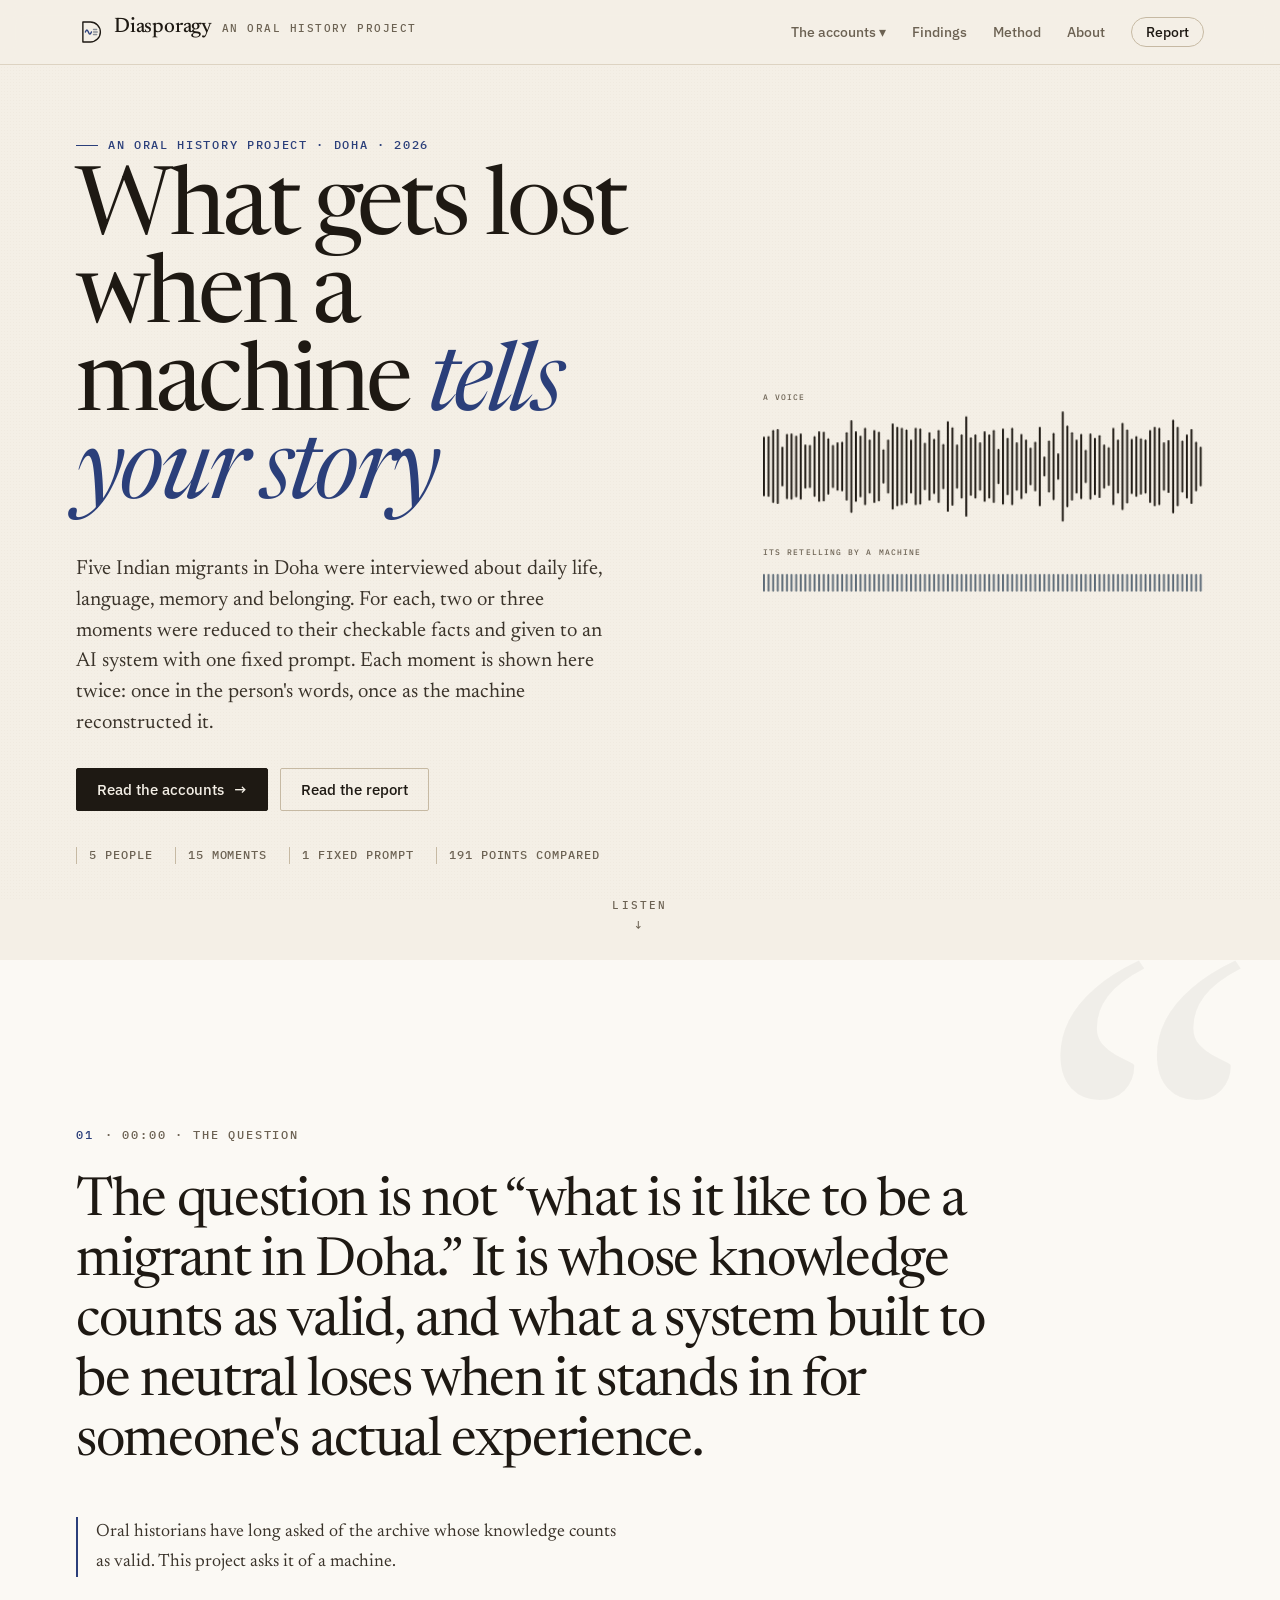
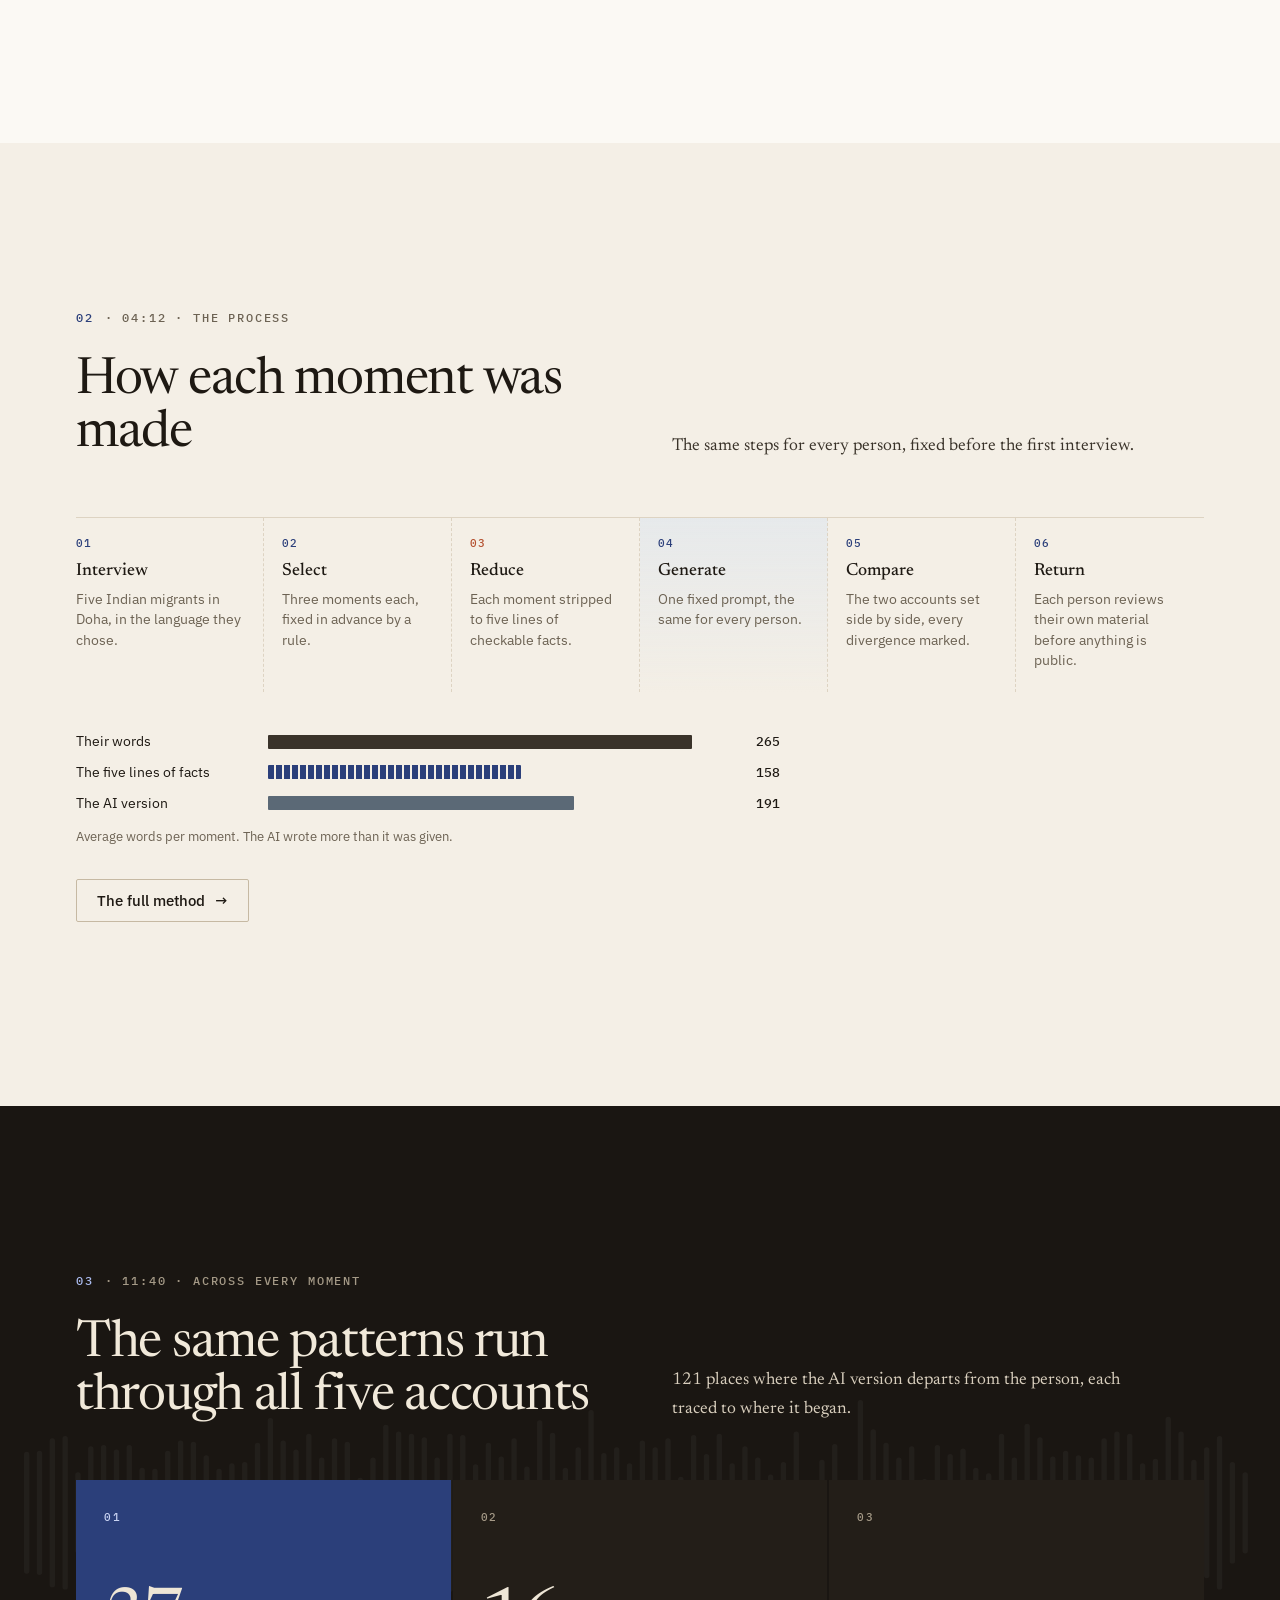
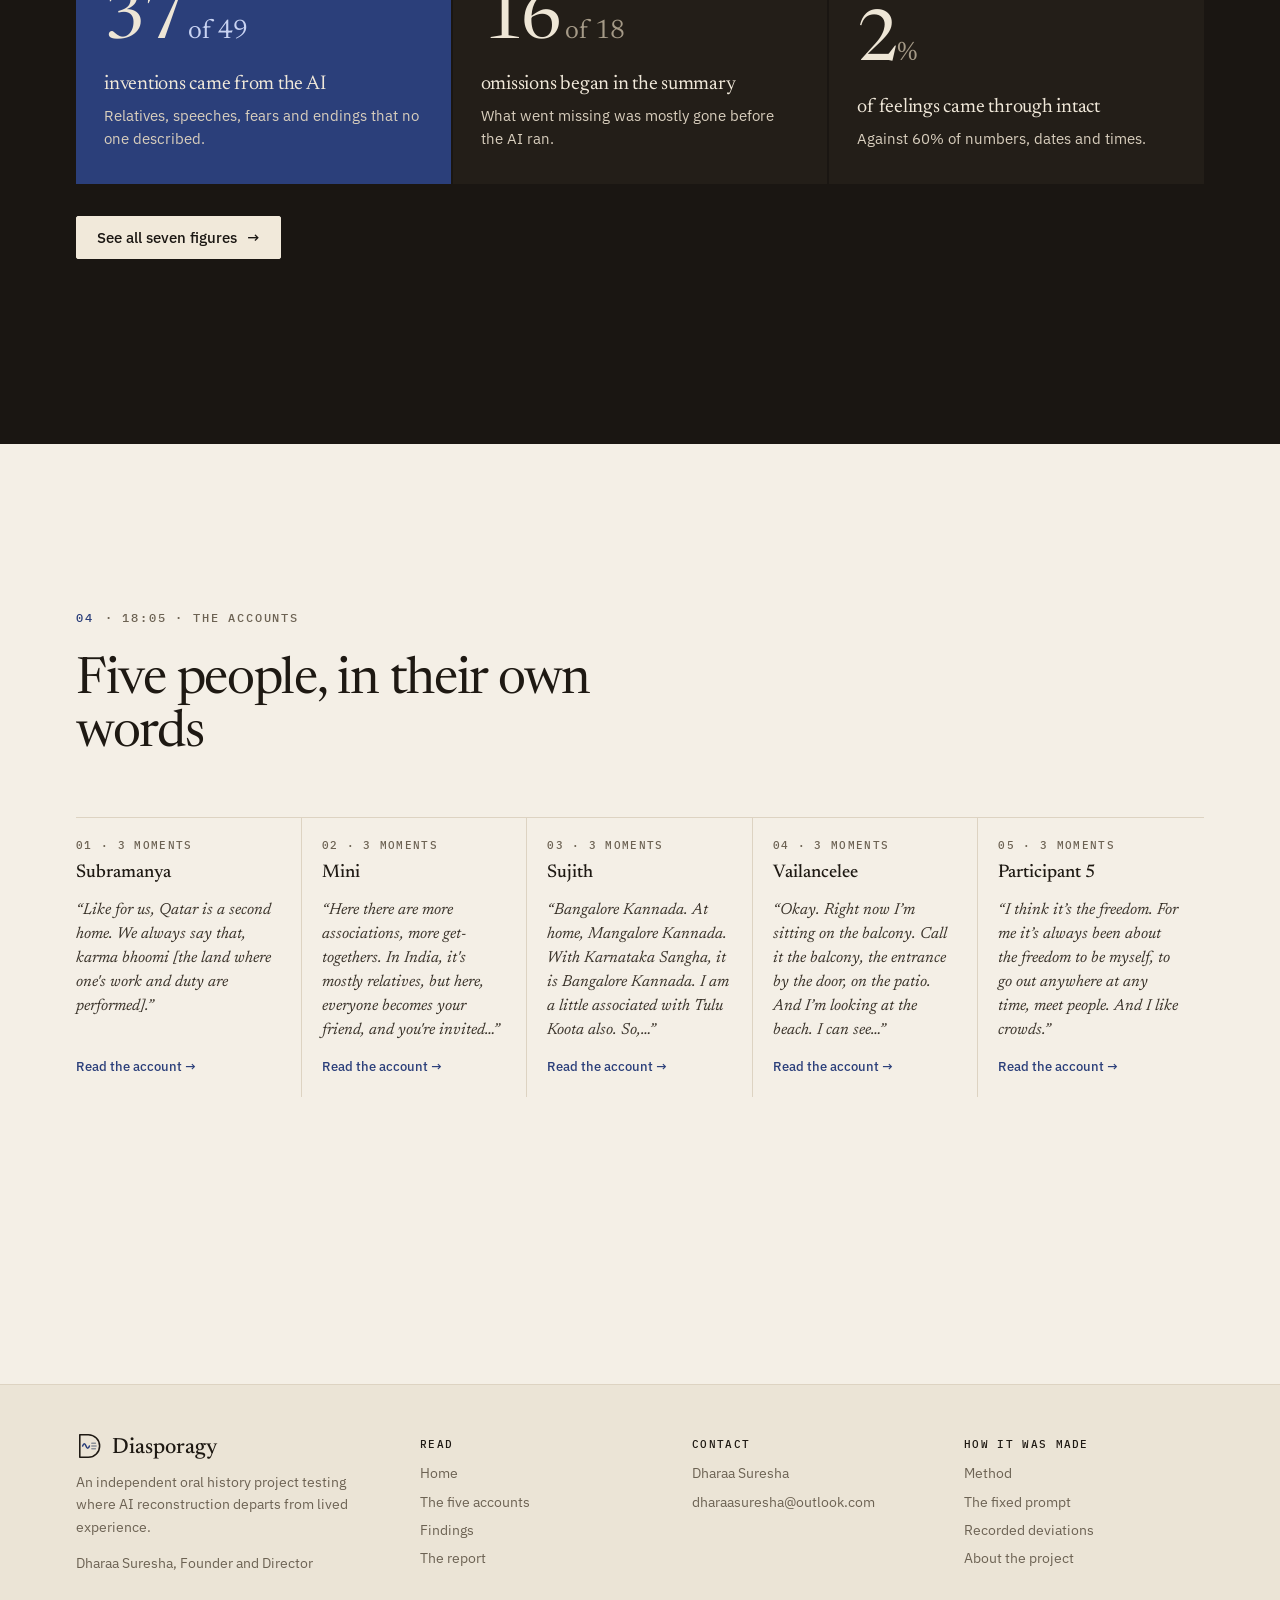
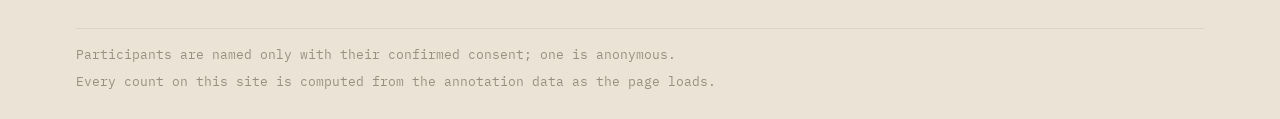
<file: index.html>
<!doctype html>
<html lang="en-GB" class="js-anim">
<head>
<meta charset="utf-8">
<meta name="viewport" content="width=device-width,initial-scale=1">
<title>Diasporagy · What Gets Lost When a Machine Tells Your Story</title>
<meta name="description" content="An oral history project testing where AI reconstruction departs from lived experience: five Indian migrants in Doha, each moment told twice.">
<meta name="theme-color" content="#f4efe6">
<link rel="preconnect" href="https://fonts.googleapis.com">
<link rel="preconnect" href="https://fonts.gstatic.com" crossorigin>
<link rel="stylesheet" href="https://fonts.googleapis.com/css2?family=IBM+Plex+Mono:wght@400;500&family=IBM+Plex+Sans:wght@400;500&family=Newsreader:ital,opsz,wght@0,6..72,400;0,6..72,500;1,6..72,400&display=swap">
<link rel="icon" href="assets/logo.svg" type="image/svg+xml">
<link rel="stylesheet" href="assets/style.css">
</head>
<body data-page="home">
<a class="skip" href="#app">Skip to content</a>
<header class="site"><div class="wrap"><nav id="nav" aria-label="Site"></nav></div></header>
<main class="wrap" id="app"></main>
<footer class="site-foot" id="foot"></footer>
<script src="data/content.js"></script>
<script src="data/project.js"></script>
<script src="data/p1.js"></script>
<script src="data/p2.js"></script>
<script src="data/p3.js"></script>
<script src="data/p4.js"></script>
<script src="data/p5.js"></script>
<script src="data/measures.js"></script>
<script src="assets/figures.js"></script>
<script src="assets/app.js"></script>
</body>
</html>
</file>
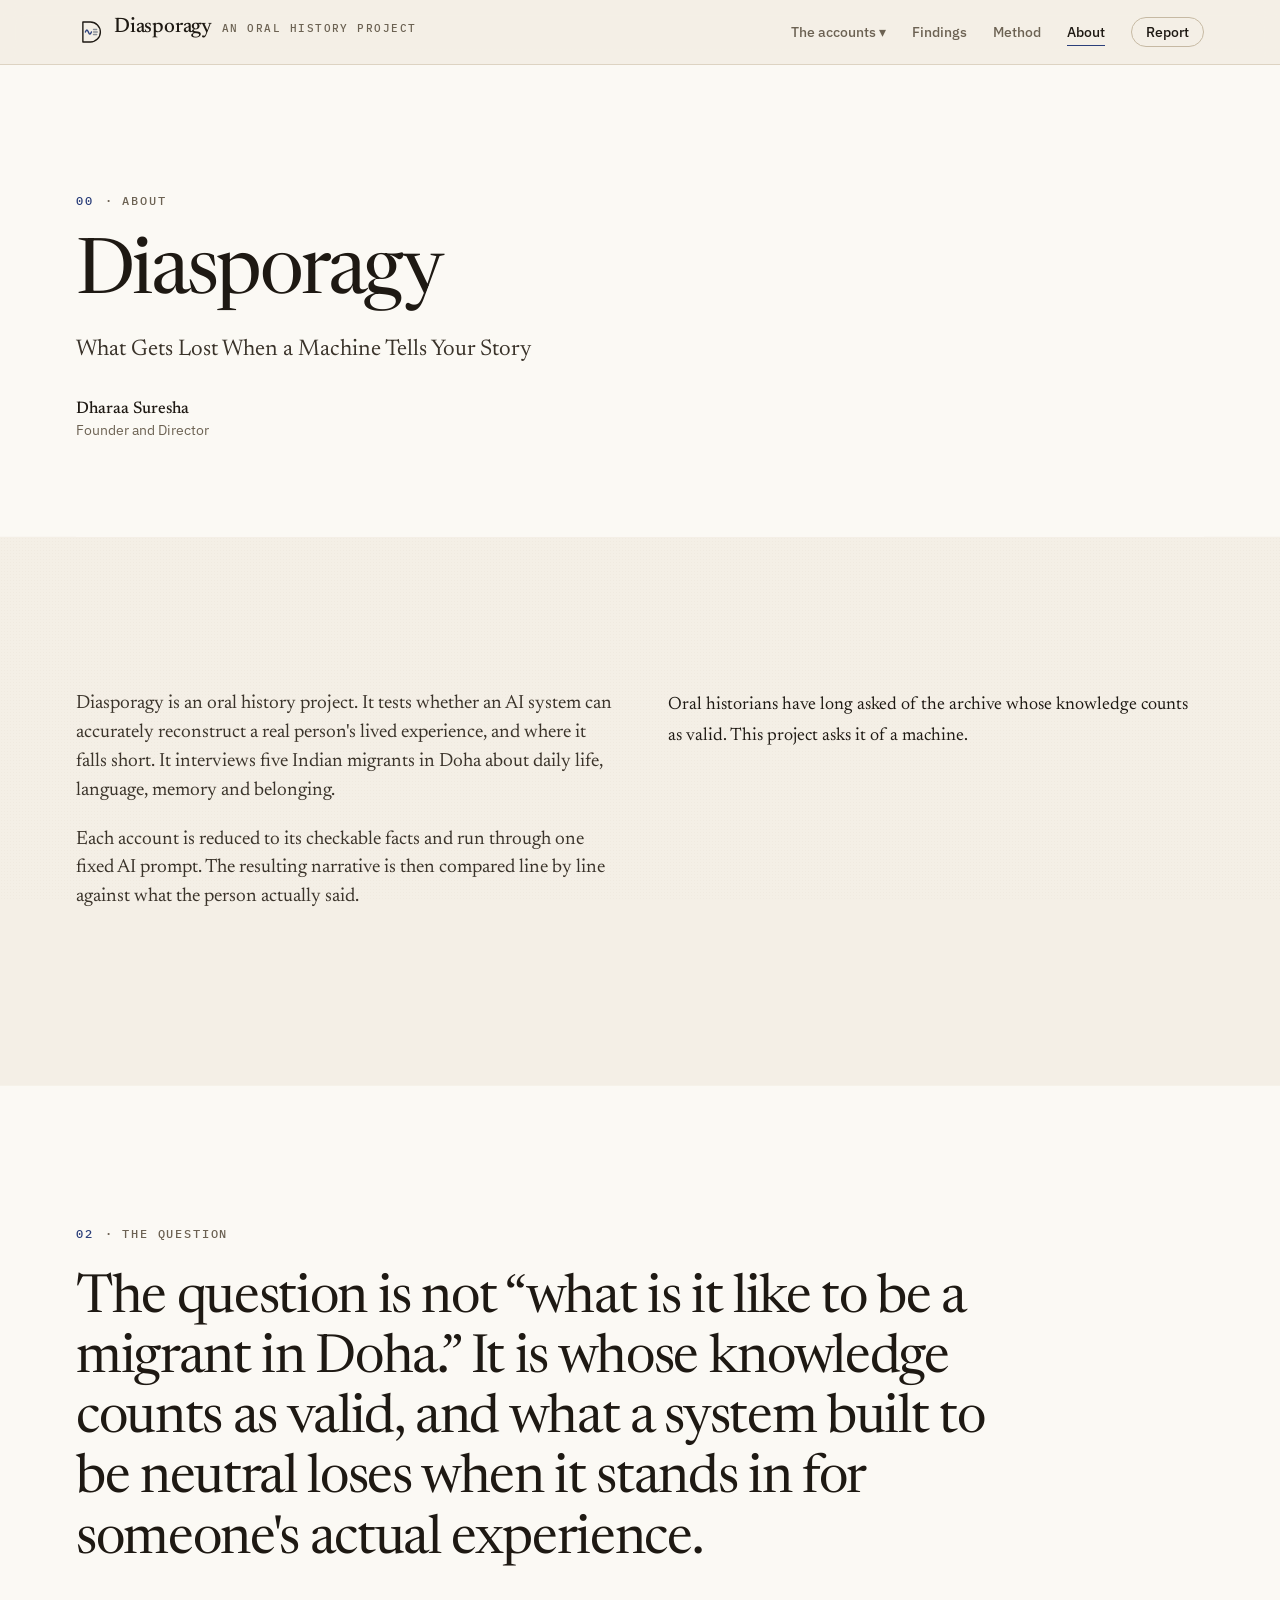
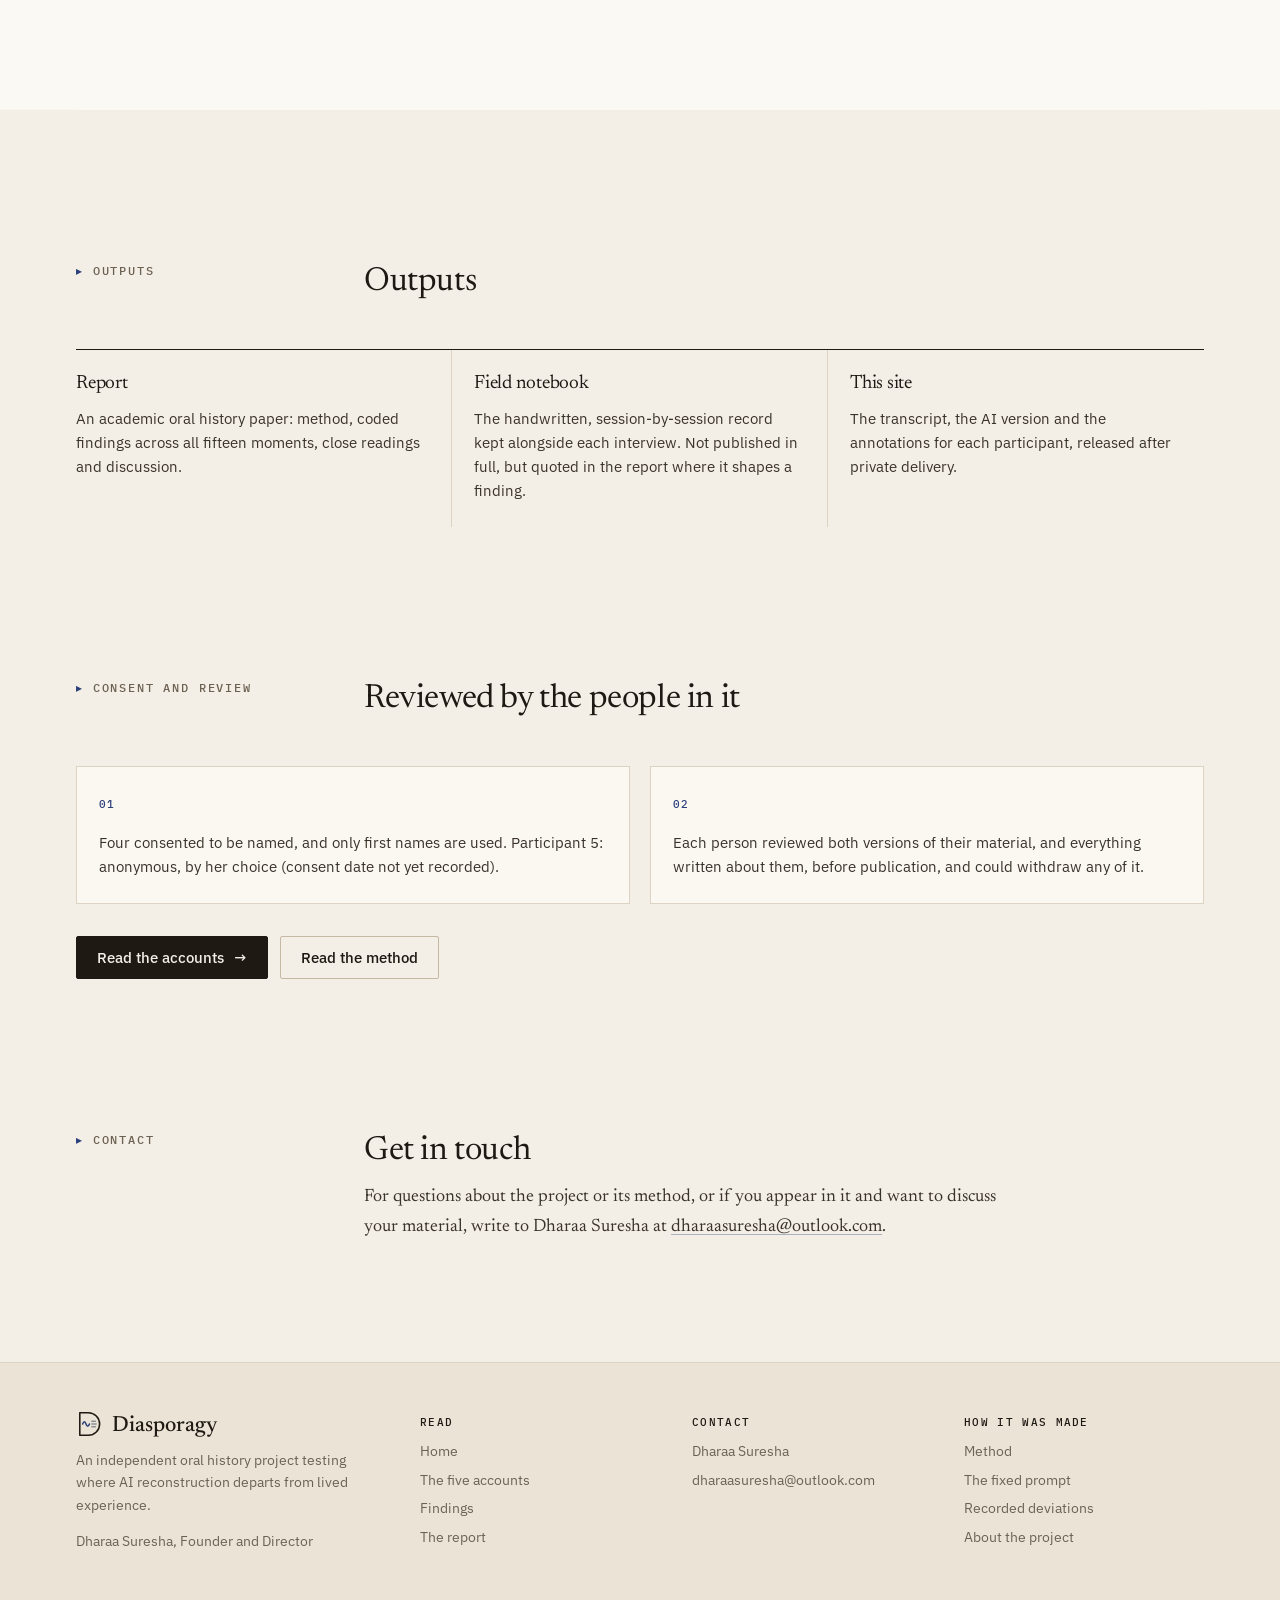
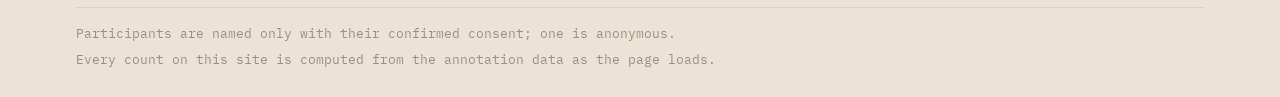
<file: about.html>
<!doctype html>
<html lang="en-GB" class="js-anim">
<head>
<meta charset="utf-8">
<meta name="viewport" content="width=device-width,initial-scale=1">
<title>About · Diasporagy</title>
<meta name="description" content="About Diasporagy, an independent oral history project.">
<meta name="theme-color" content="#f4efe6">
<link rel="preconnect" href="https://fonts.googleapis.com">
<link rel="preconnect" href="https://fonts.gstatic.com" crossorigin>
<link rel="stylesheet" href="https://fonts.googleapis.com/css2?family=IBM+Plex+Mono:wght@400;500&family=IBM+Plex+Sans:wght@400;500&family=Newsreader:ital,opsz,wght@0,6..72,400;0,6..72,500;1,6..72,400&display=swap">
<link rel="icon" href="assets/logo.svg" type="image/svg+xml">
<link rel="stylesheet" href="assets/style.css">
</head>
<body data-page="about">
<a class="skip" href="#app">Skip to content</a>
<header class="site"><div class="wrap"><nav id="nav" aria-label="Site"></nav></div></header>
<main class="wrap" id="app"></main>
<footer class="site-foot" id="foot"></footer>
<script src="data/content.js"></script>
<script src="data/project.js"></script>
<script src="data/p1.js"></script>
<script src="data/p2.js"></script>
<script src="data/p3.js"></script>
<script src="data/p4.js"></script>
<script src="data/p5.js"></script>
<script src="data/measures.js"></script>
<script src="assets/figures.js"></script>
<script src="assets/app.js"></script>
</body>
</html>
</file>
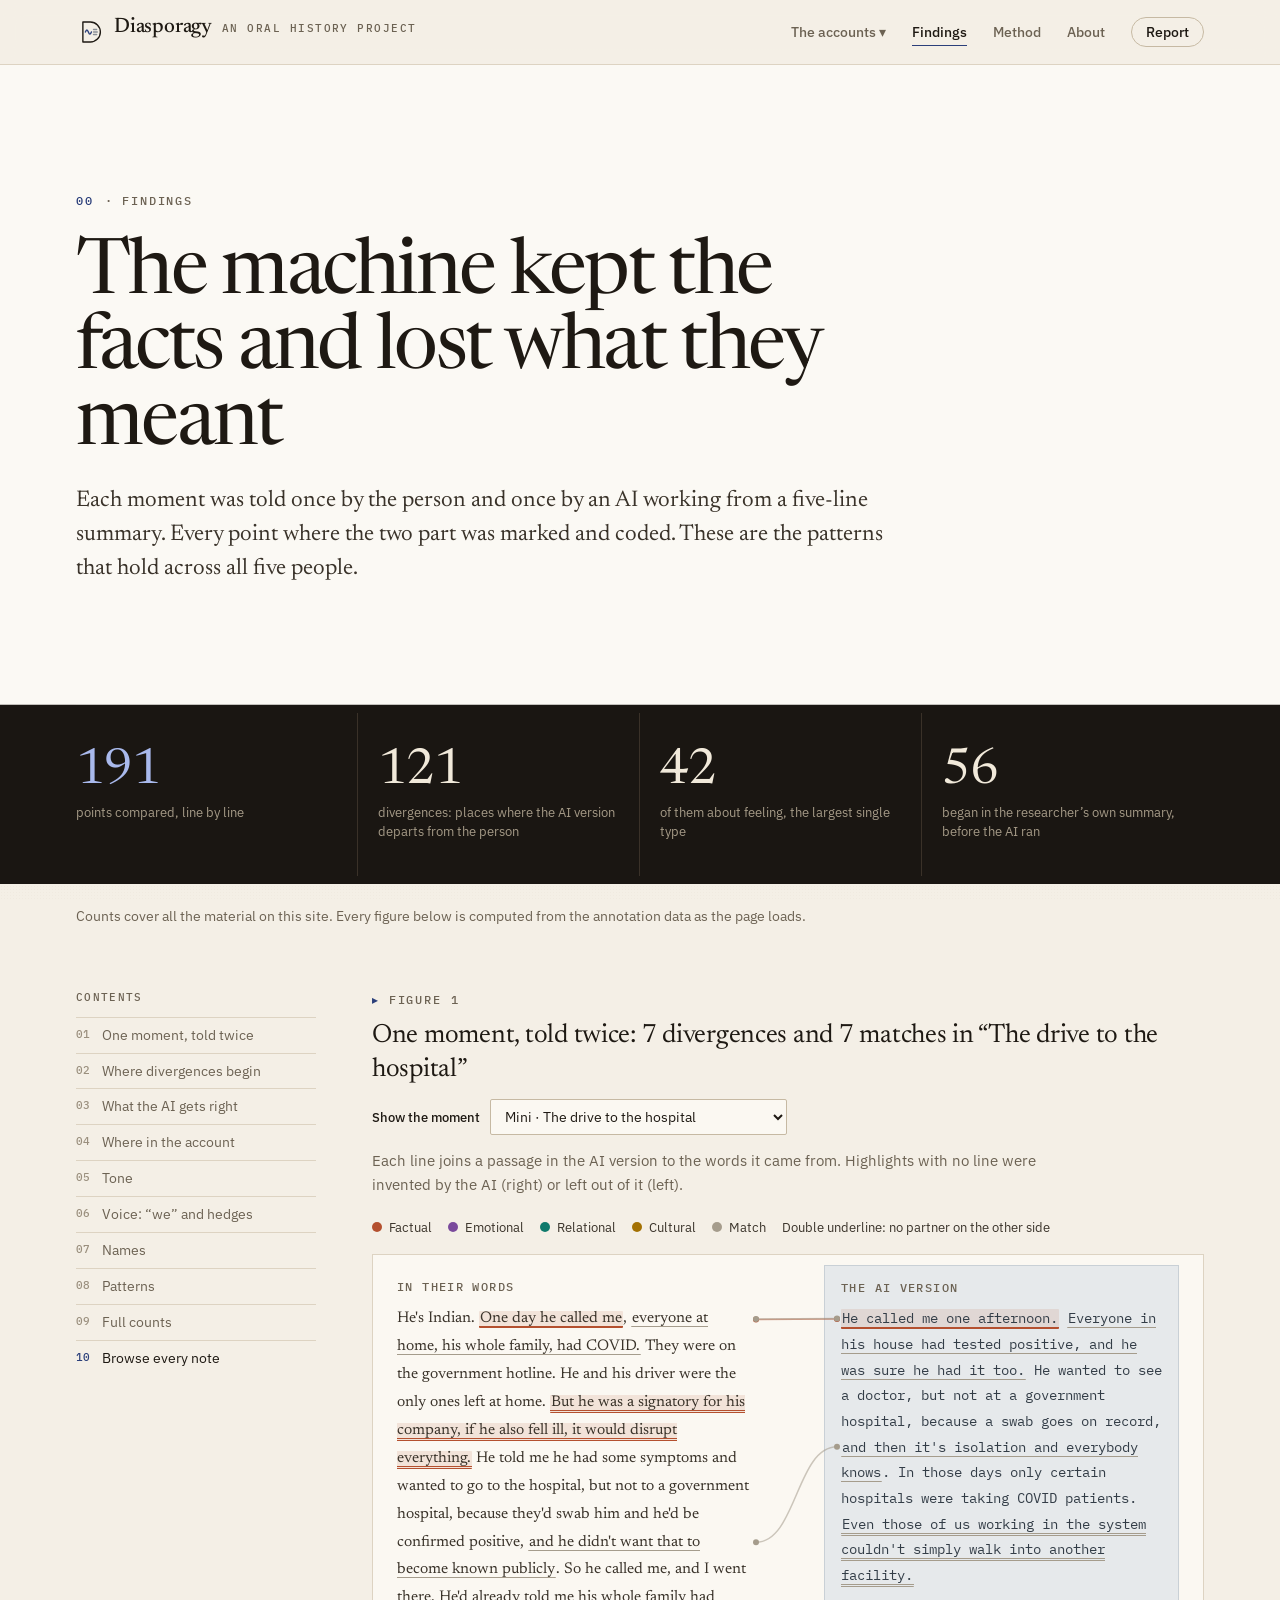
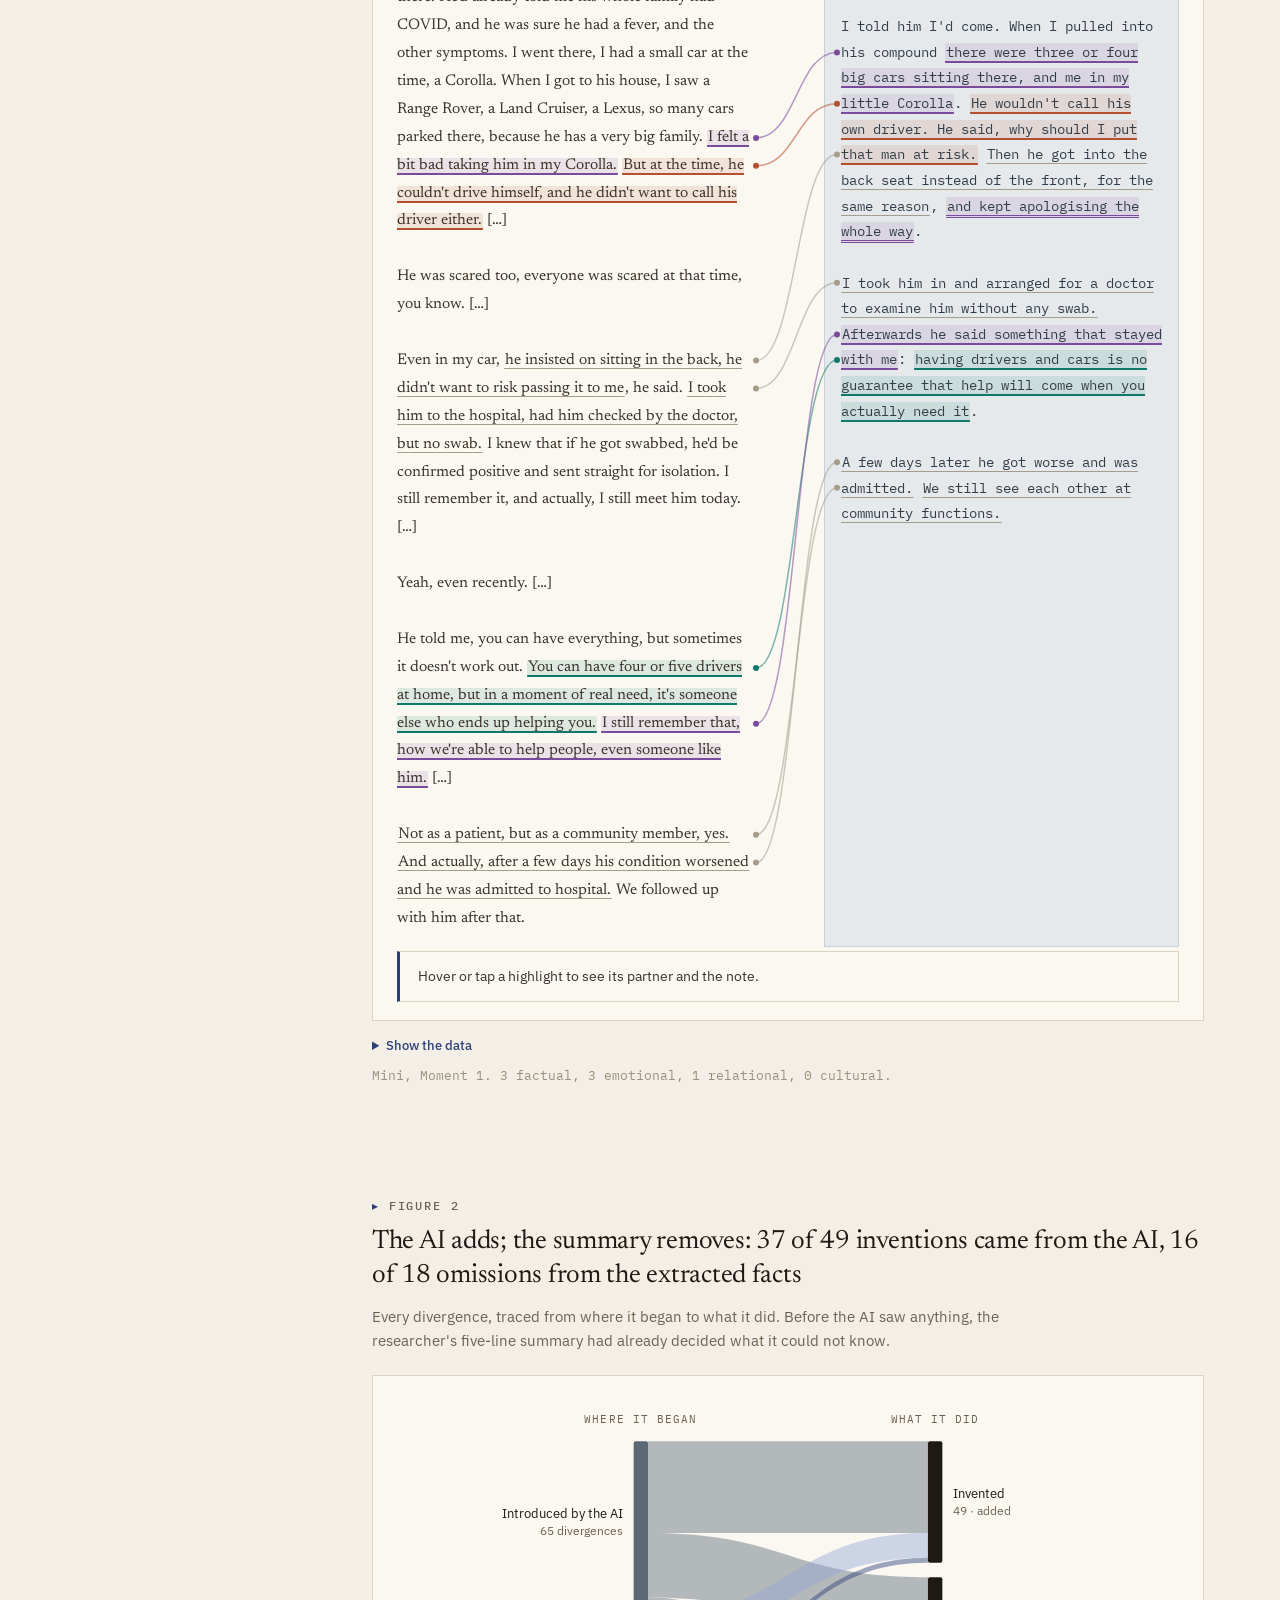
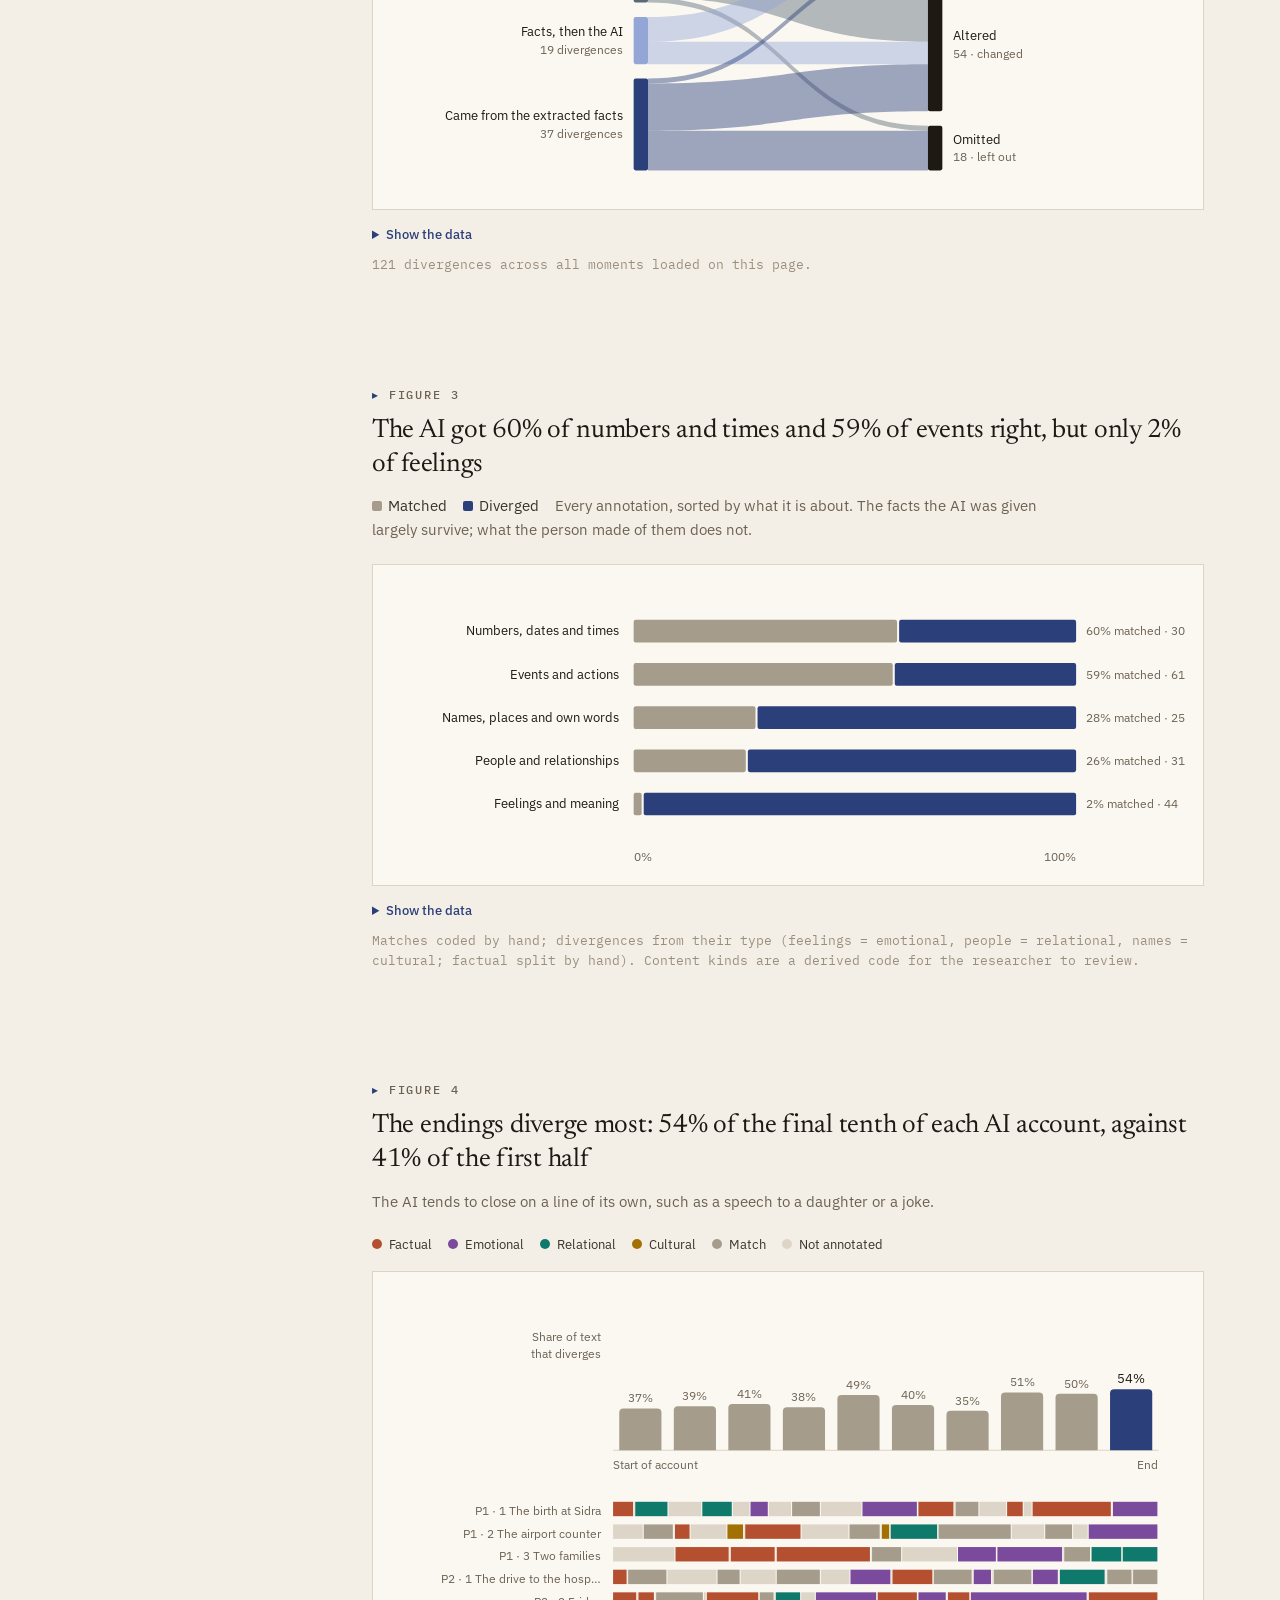
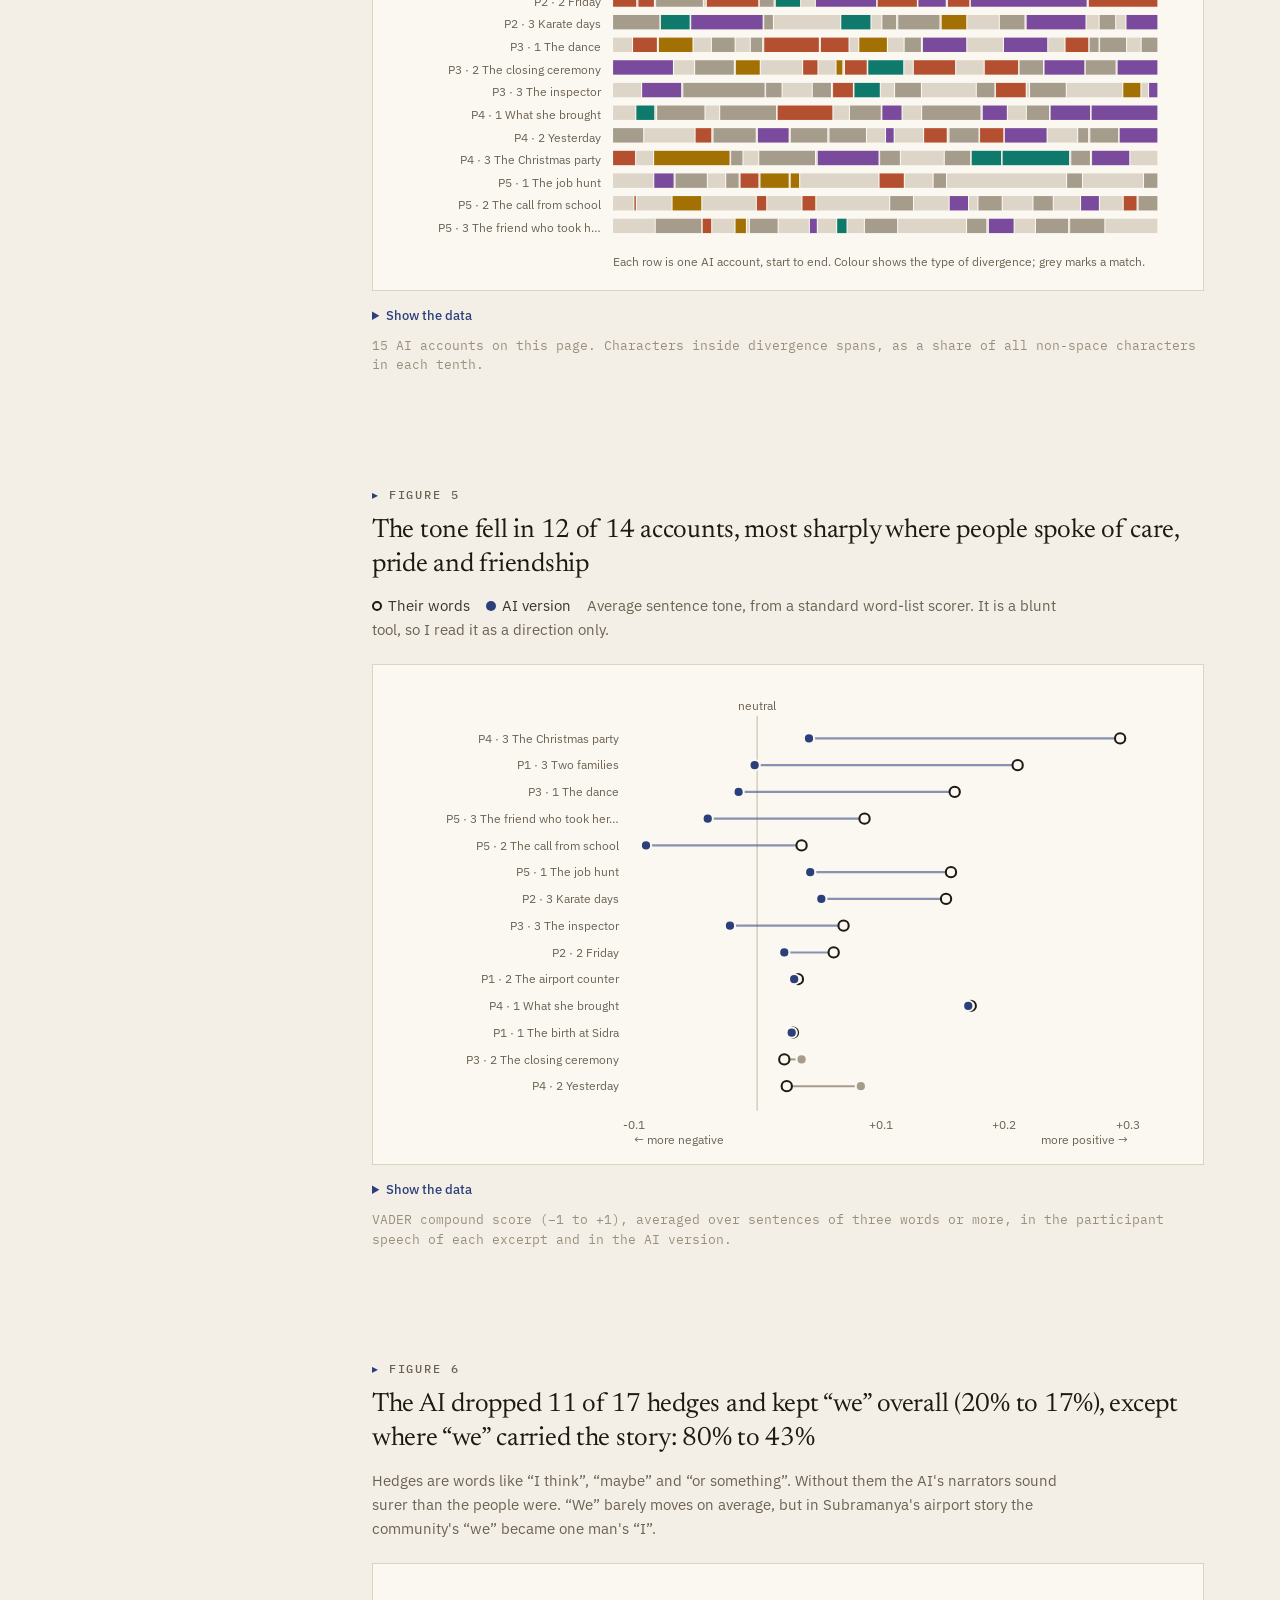
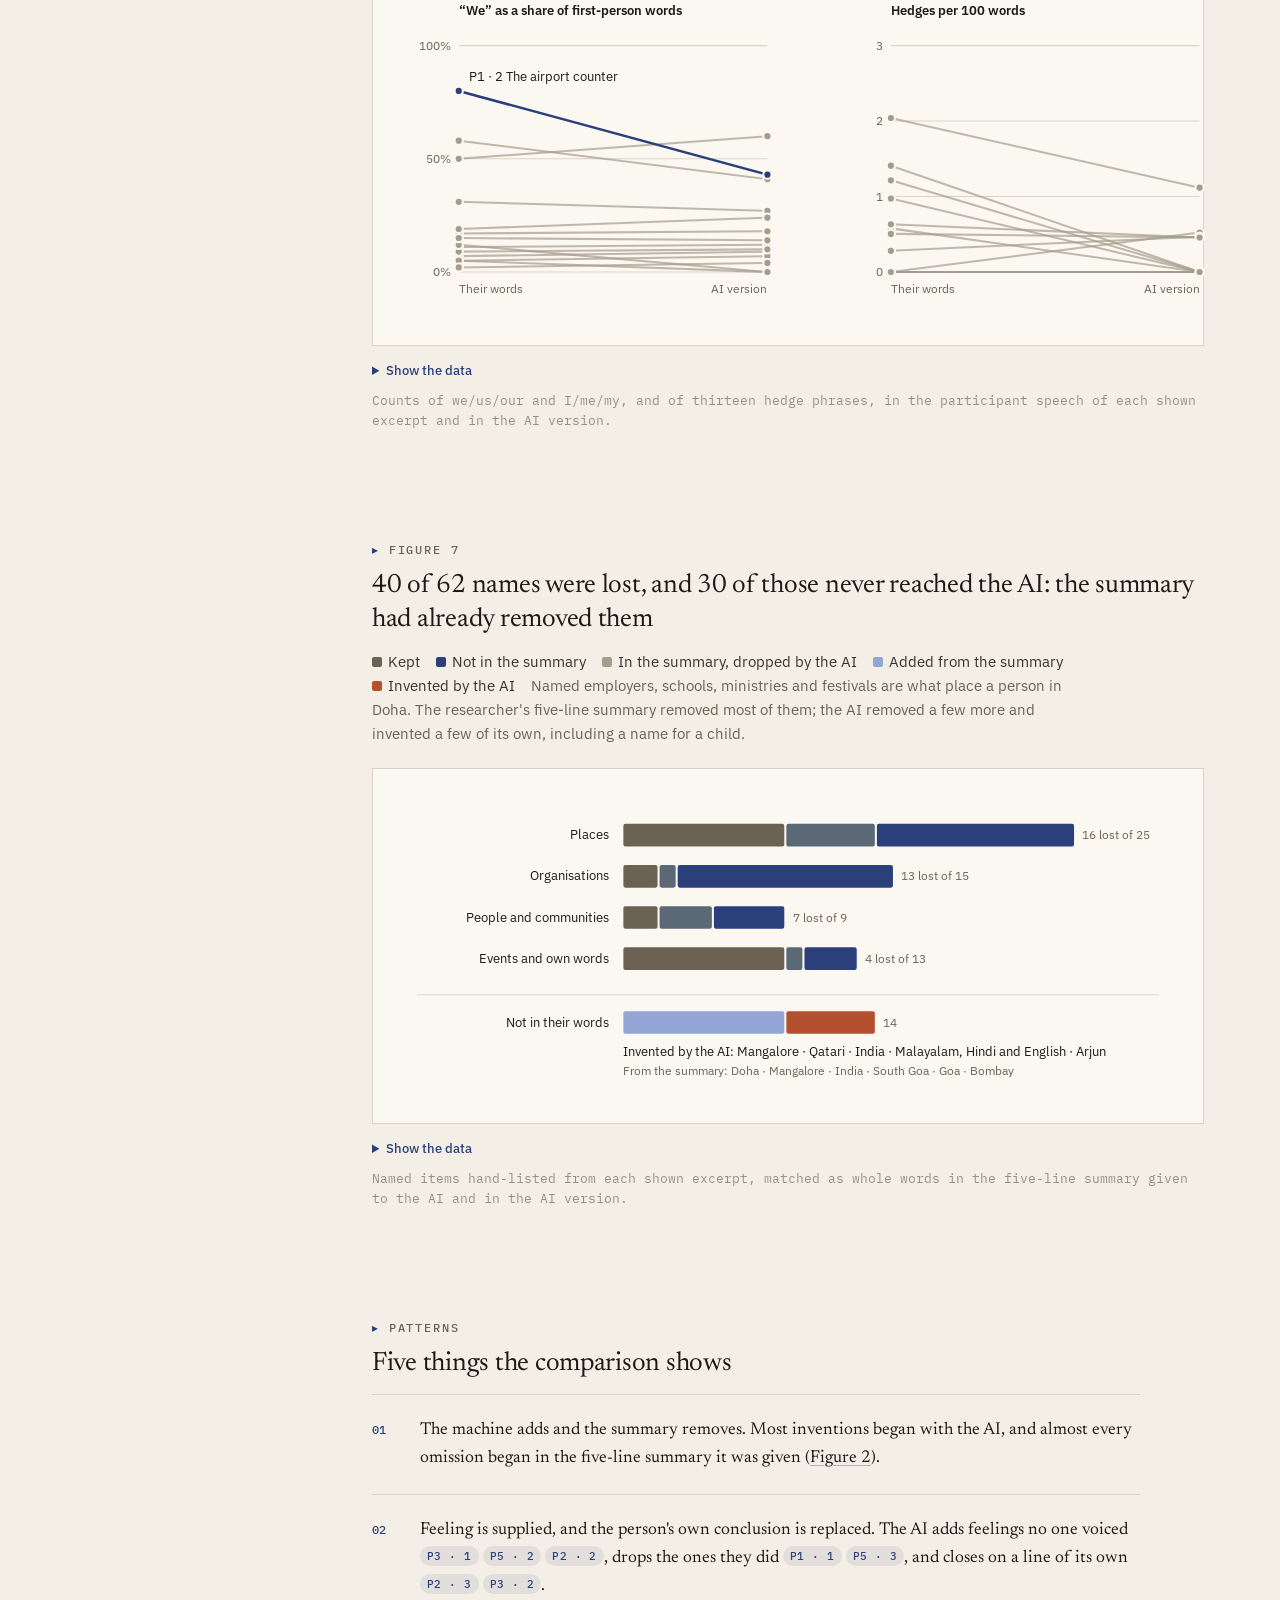
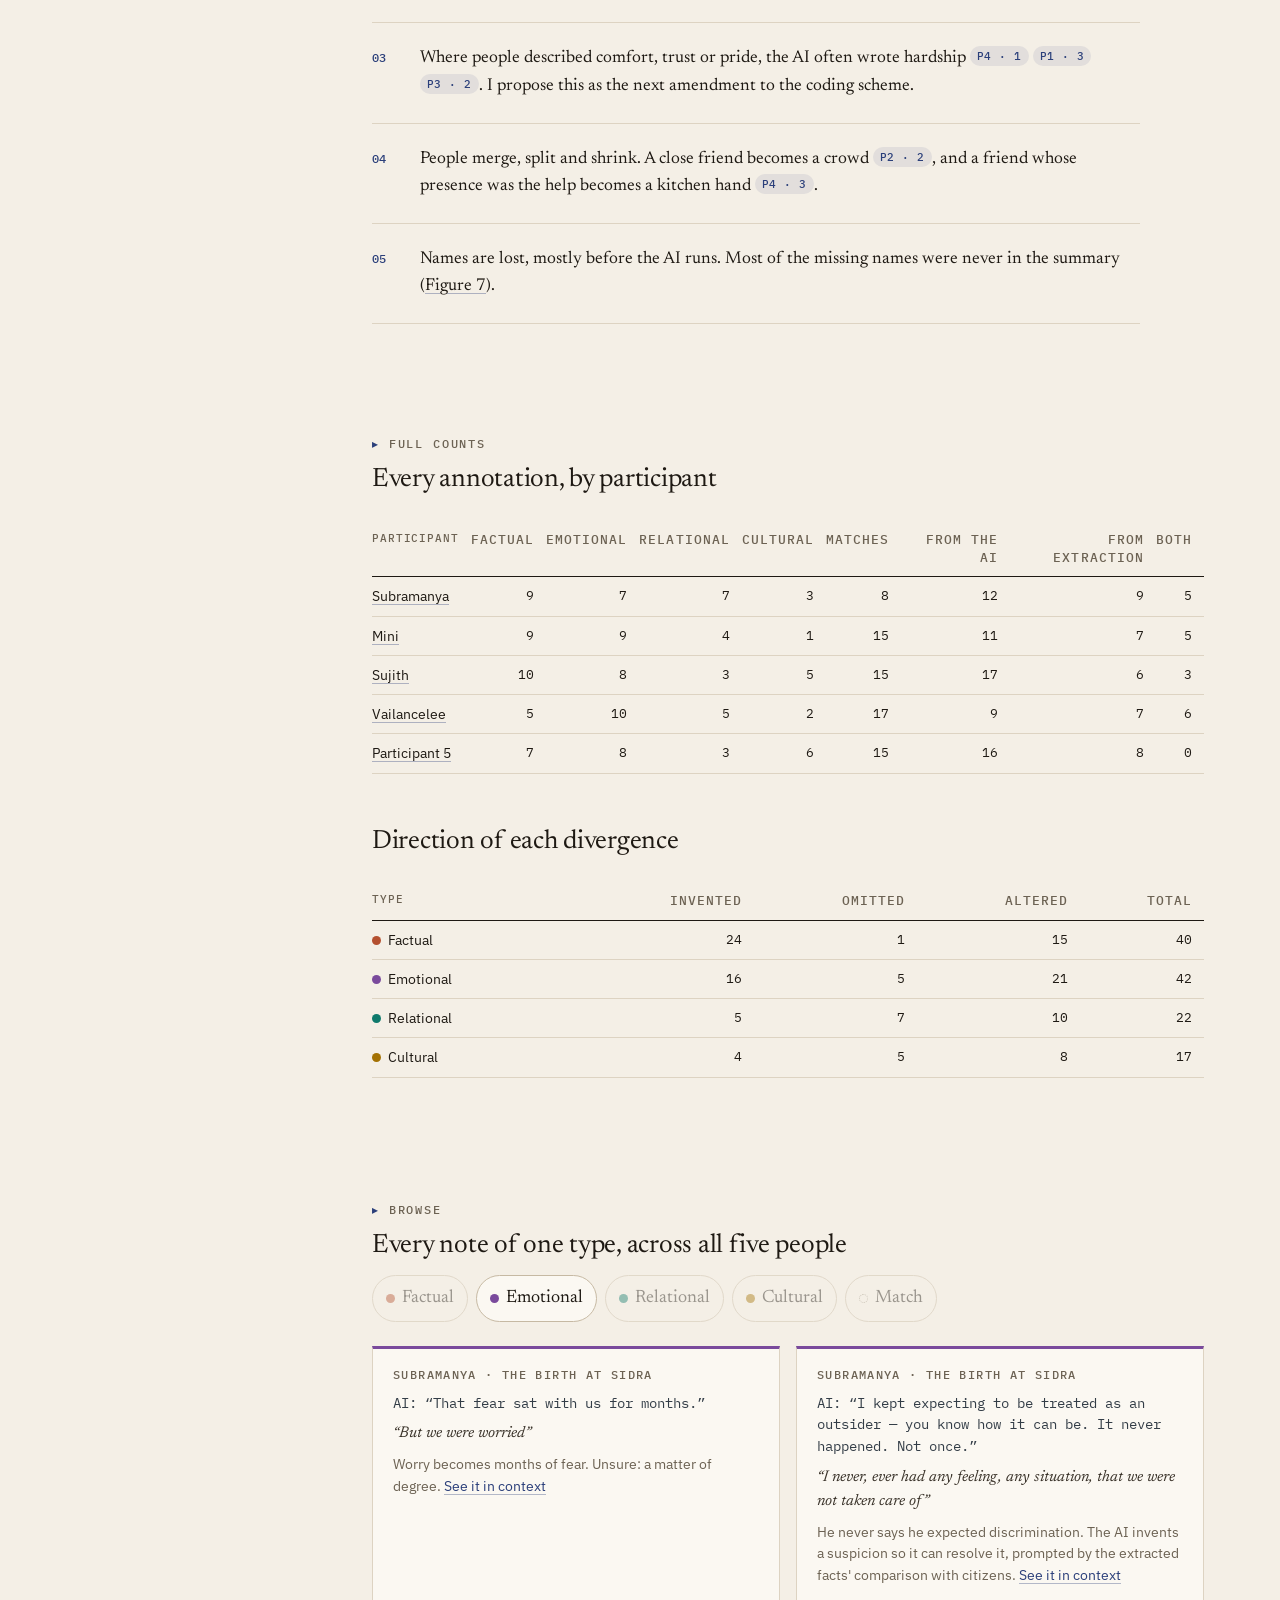
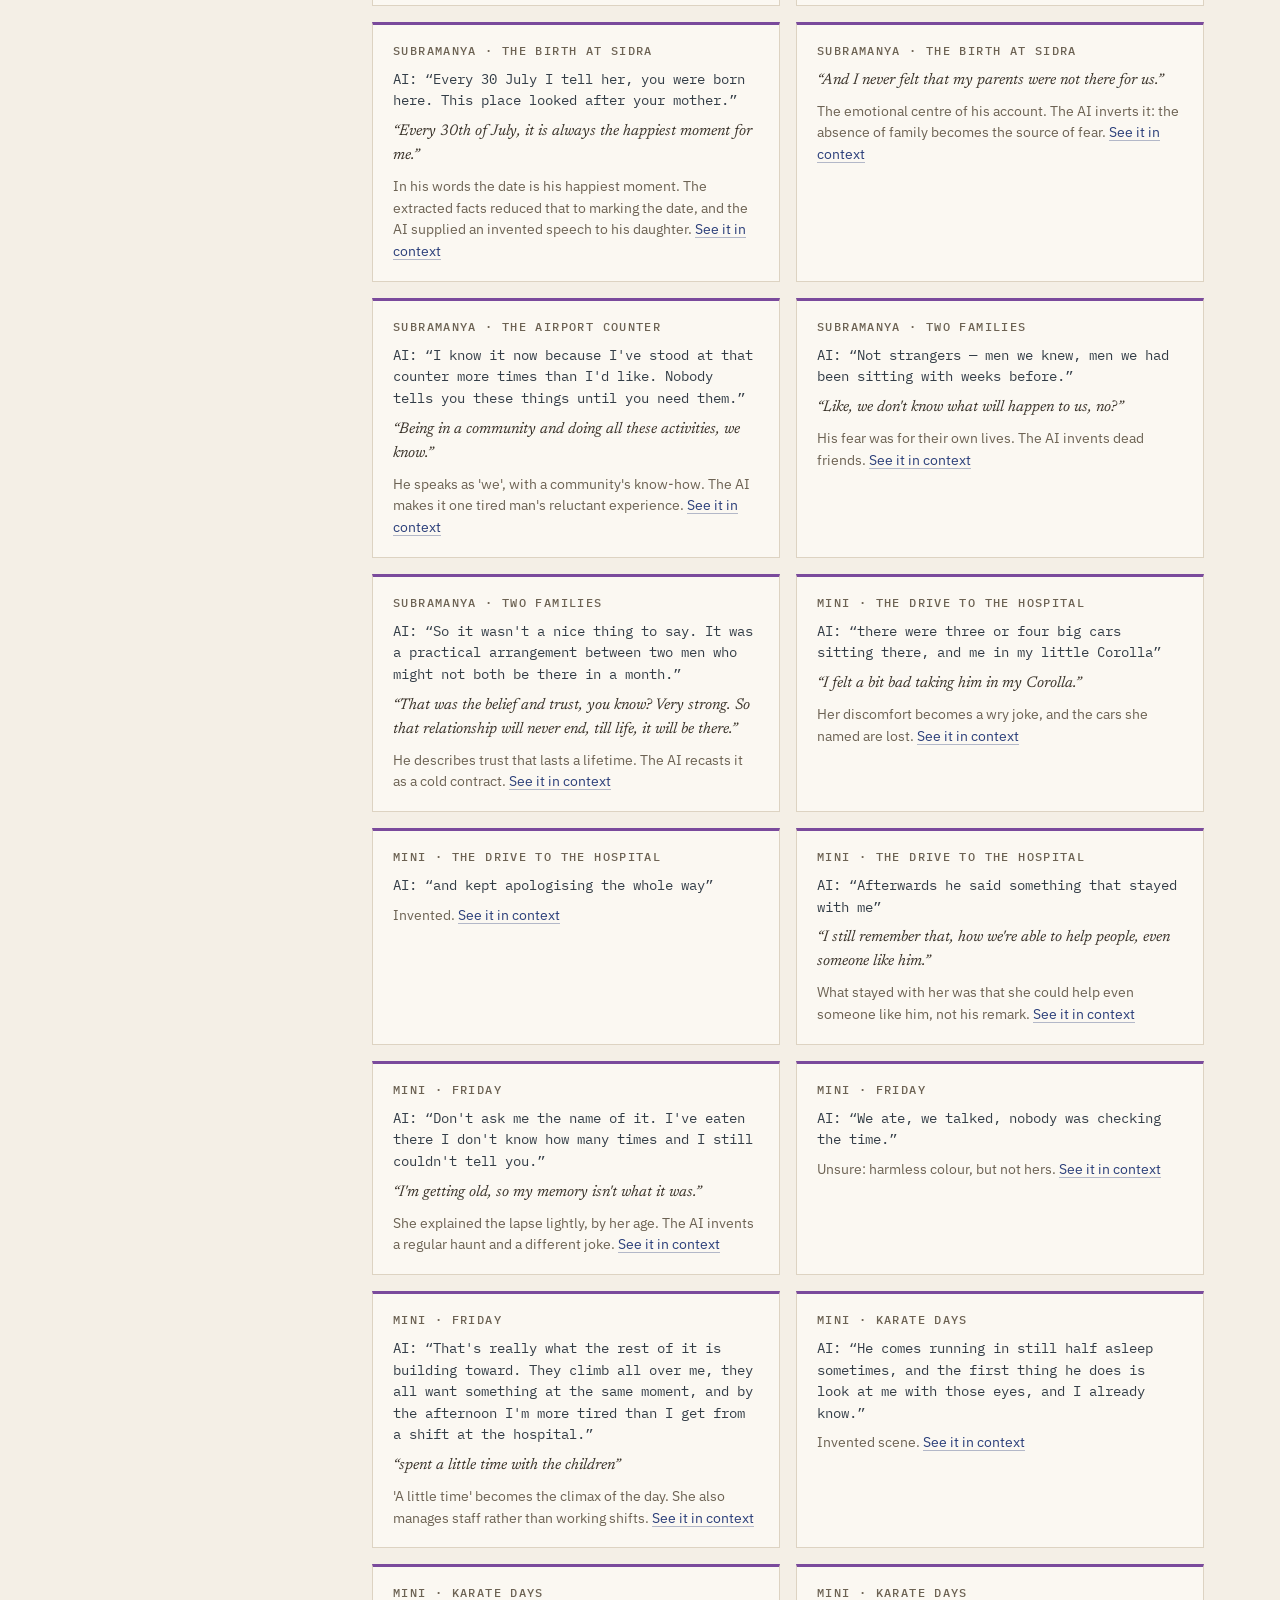
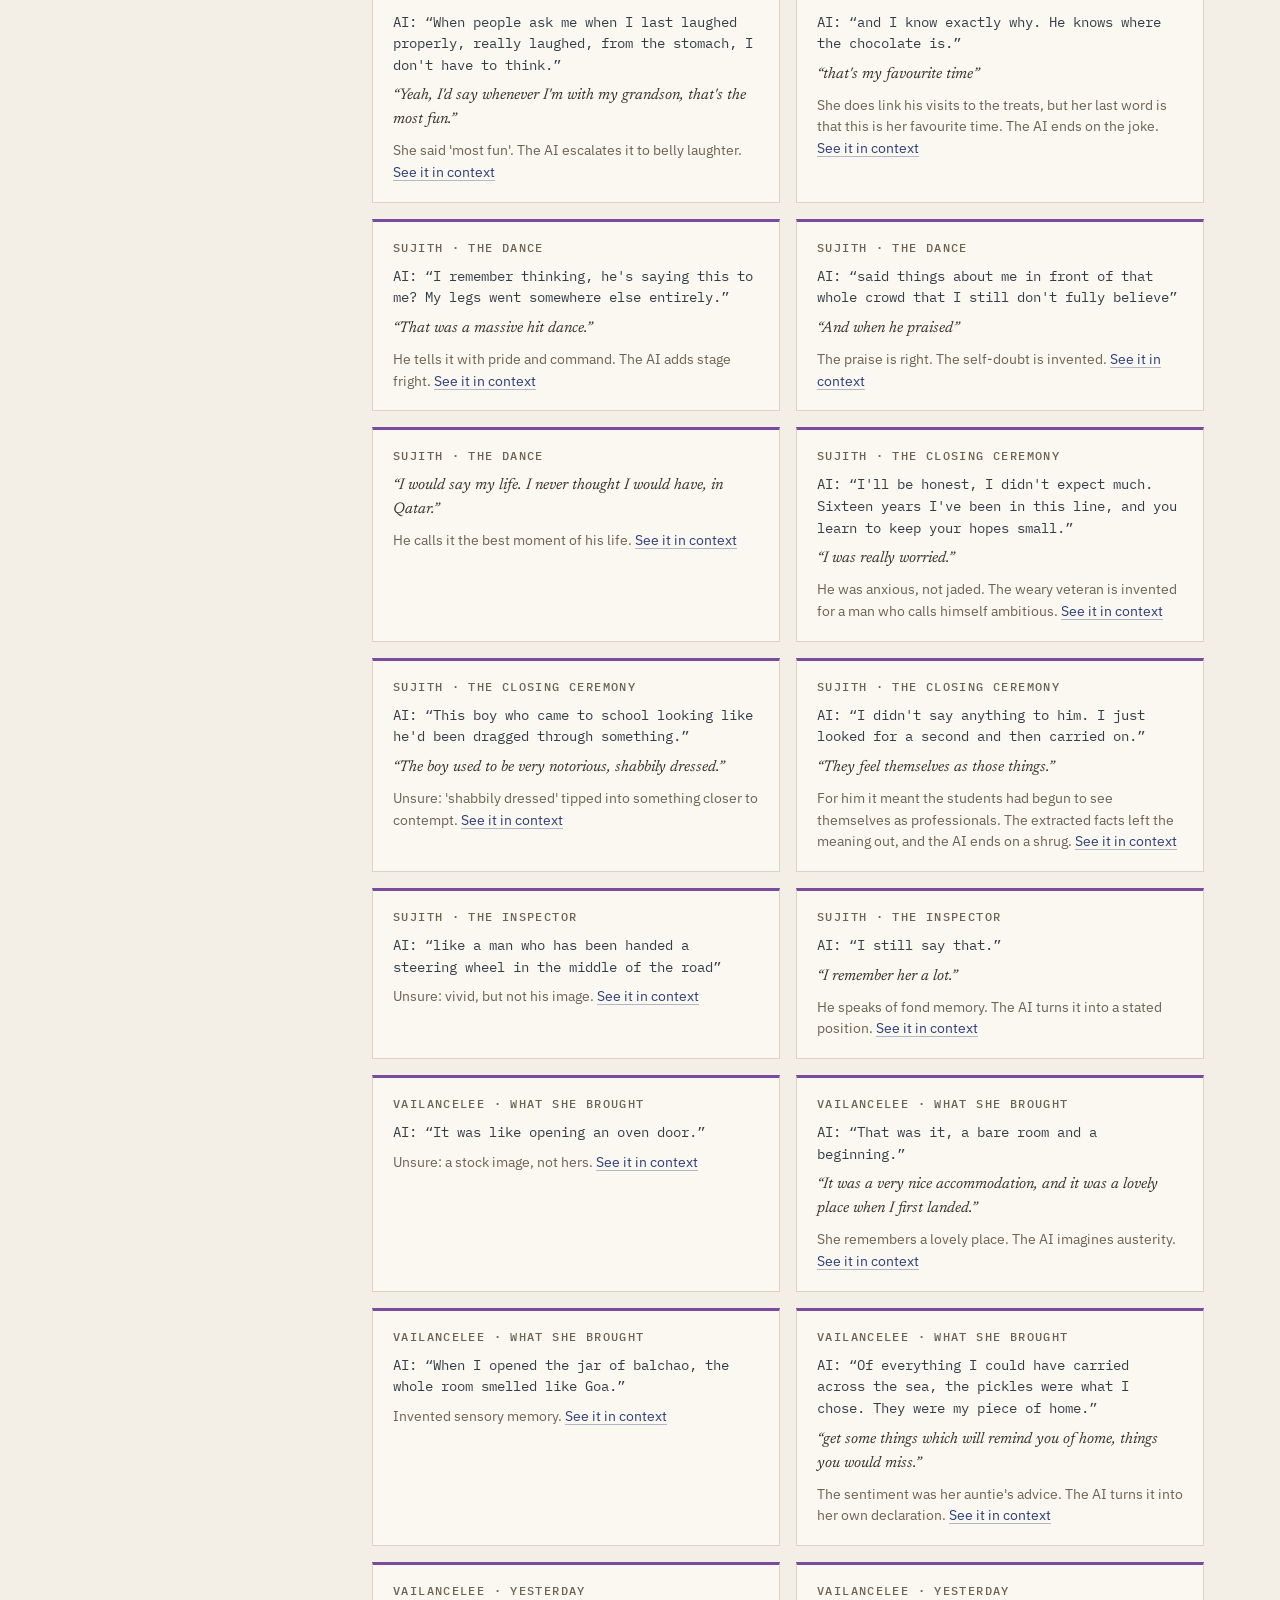
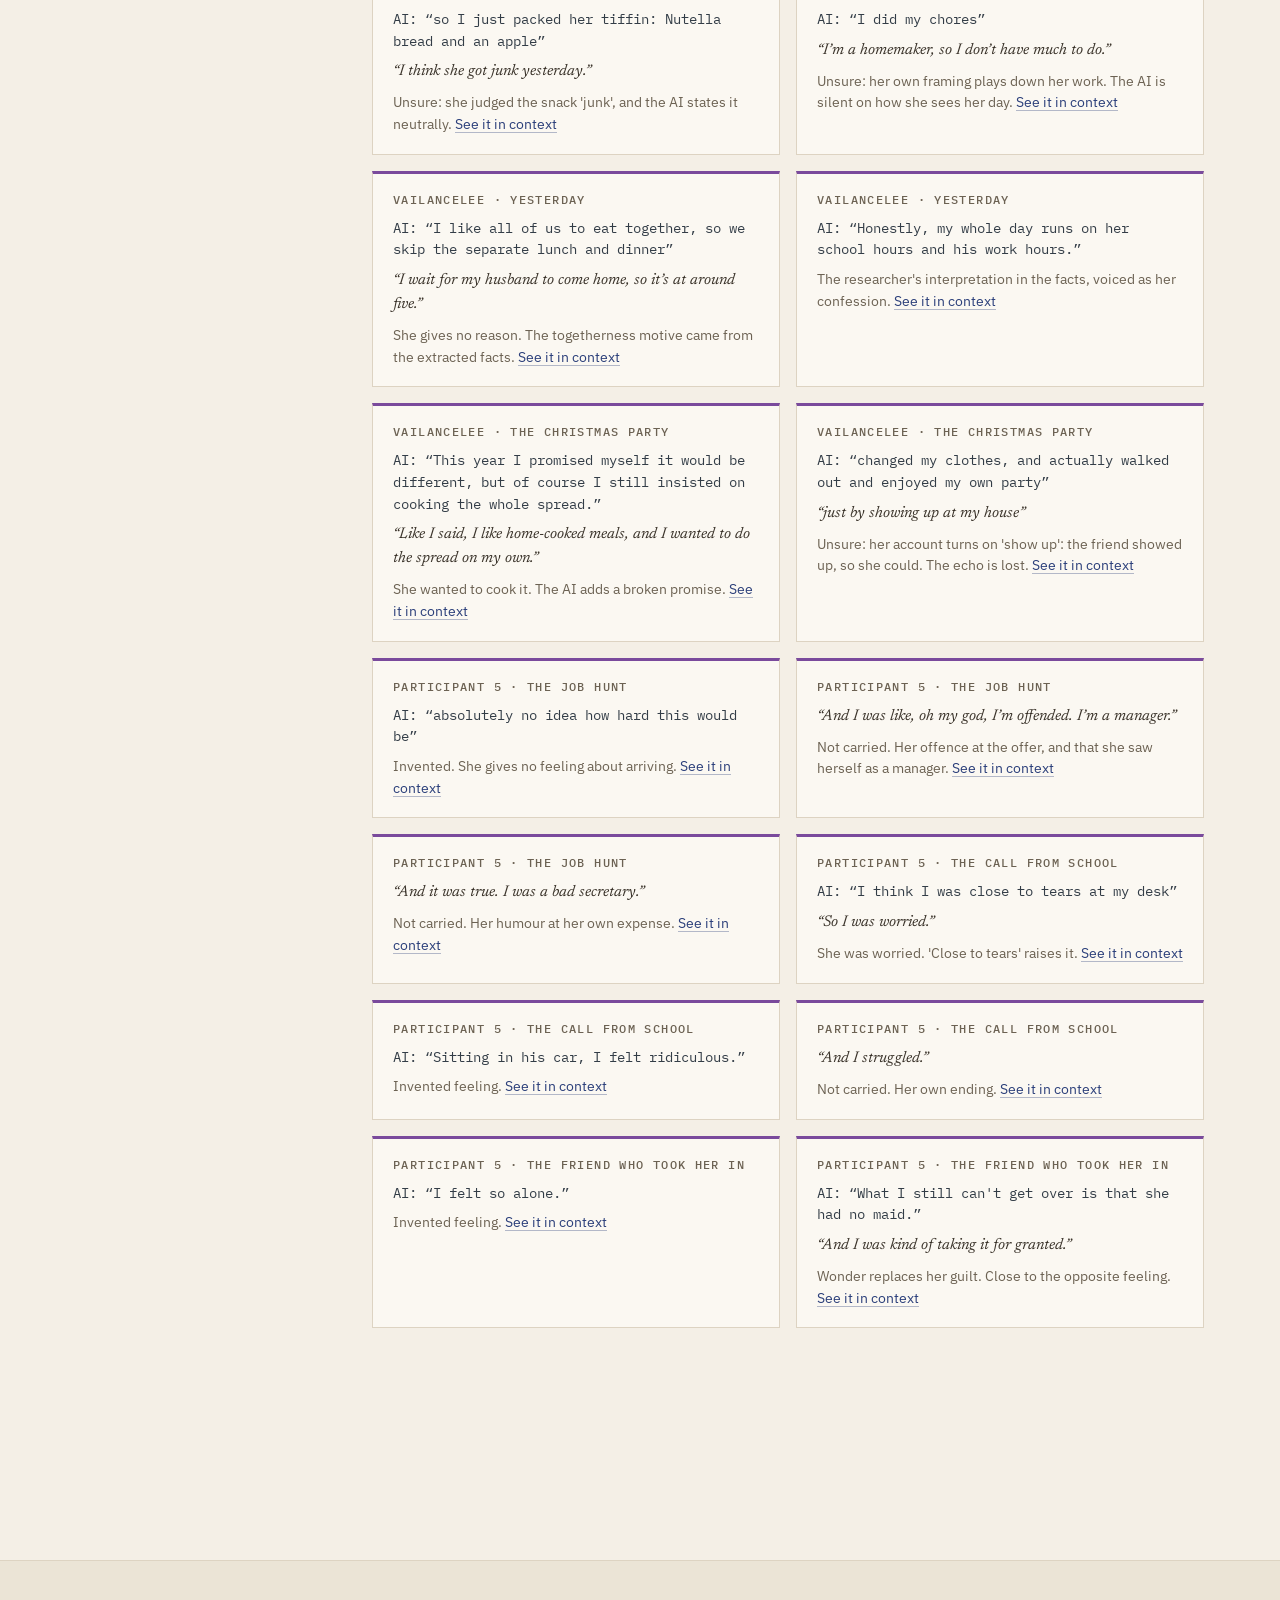
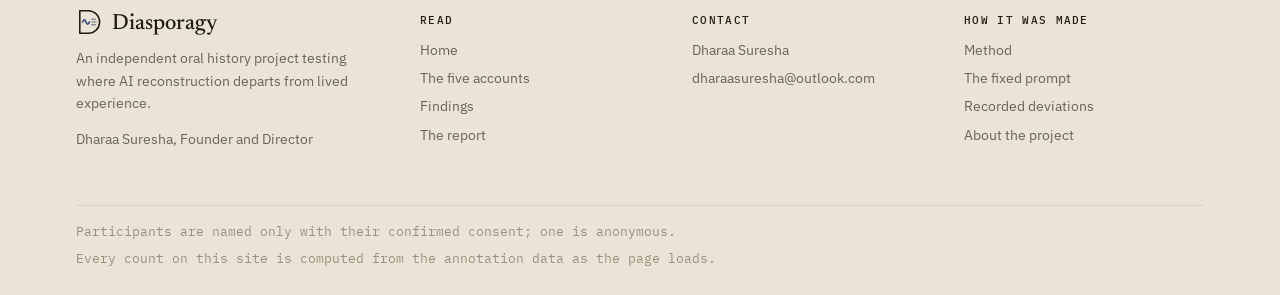
<file: findings.html>
<!doctype html>
<html lang="en-GB" class="js-anim">
<head>
<meta charset="utf-8">
<meta name="viewport" content="width=device-width,initial-scale=1">
<title>Findings · Diasporagy</title>
<meta name="description" content="Seven figures on what an AI keeps and loses when it reconstructs a person’s story from a five-line summary.">
<meta name="theme-color" content="#f4efe6">
<link rel="preconnect" href="https://fonts.googleapis.com">
<link rel="preconnect" href="https://fonts.gstatic.com" crossorigin>
<link rel="stylesheet" href="https://fonts.googleapis.com/css2?family=IBM+Plex+Mono:wght@400;500&family=IBM+Plex+Sans:wght@400;500&family=Newsreader:ital,opsz,wght@0,6..72,400;0,6..72,500;1,6..72,400&display=swap">
<link rel="icon" href="assets/logo.svg" type="image/svg+xml">
<link rel="stylesheet" href="assets/style.css">
</head>
<body data-page="findings">
<a class="skip" href="#app">Skip to content</a>
<header class="site"><div class="wrap"><nav id="nav" aria-label="Site"></nav></div></header>
<main class="wrap" id="app"></main>
<footer class="site-foot" id="foot"></footer>
<script src="data/content.js"></script>
<script src="data/project.js"></script>
<script src="data/p1.js"></script>
<script src="data/p2.js"></script>
<script src="data/p3.js"></script>
<script src="data/p4.js"></script>
<script src="data/p5.js"></script>
<script src="data/measures.js"></script>
<script src="assets/figures.js"></script>
<script src="assets/app.js"></script>
</body>
</html>
</file>
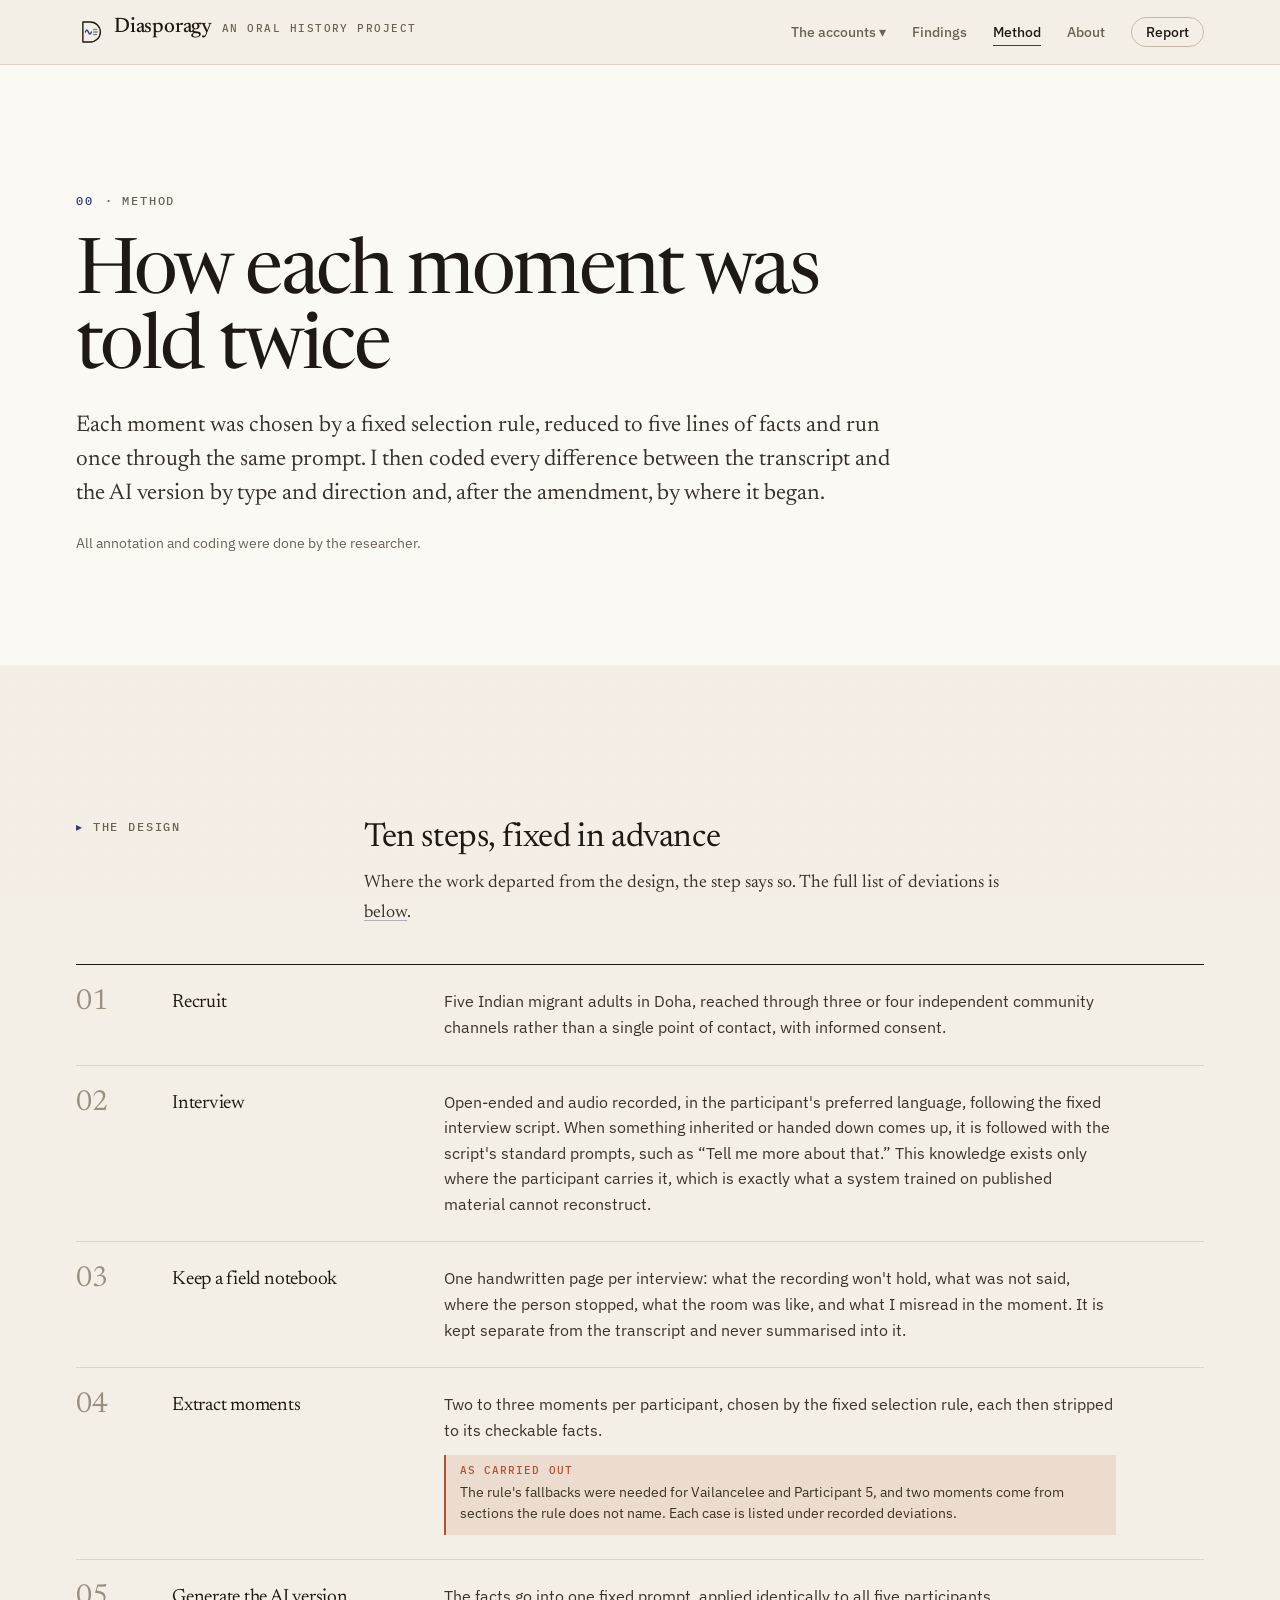
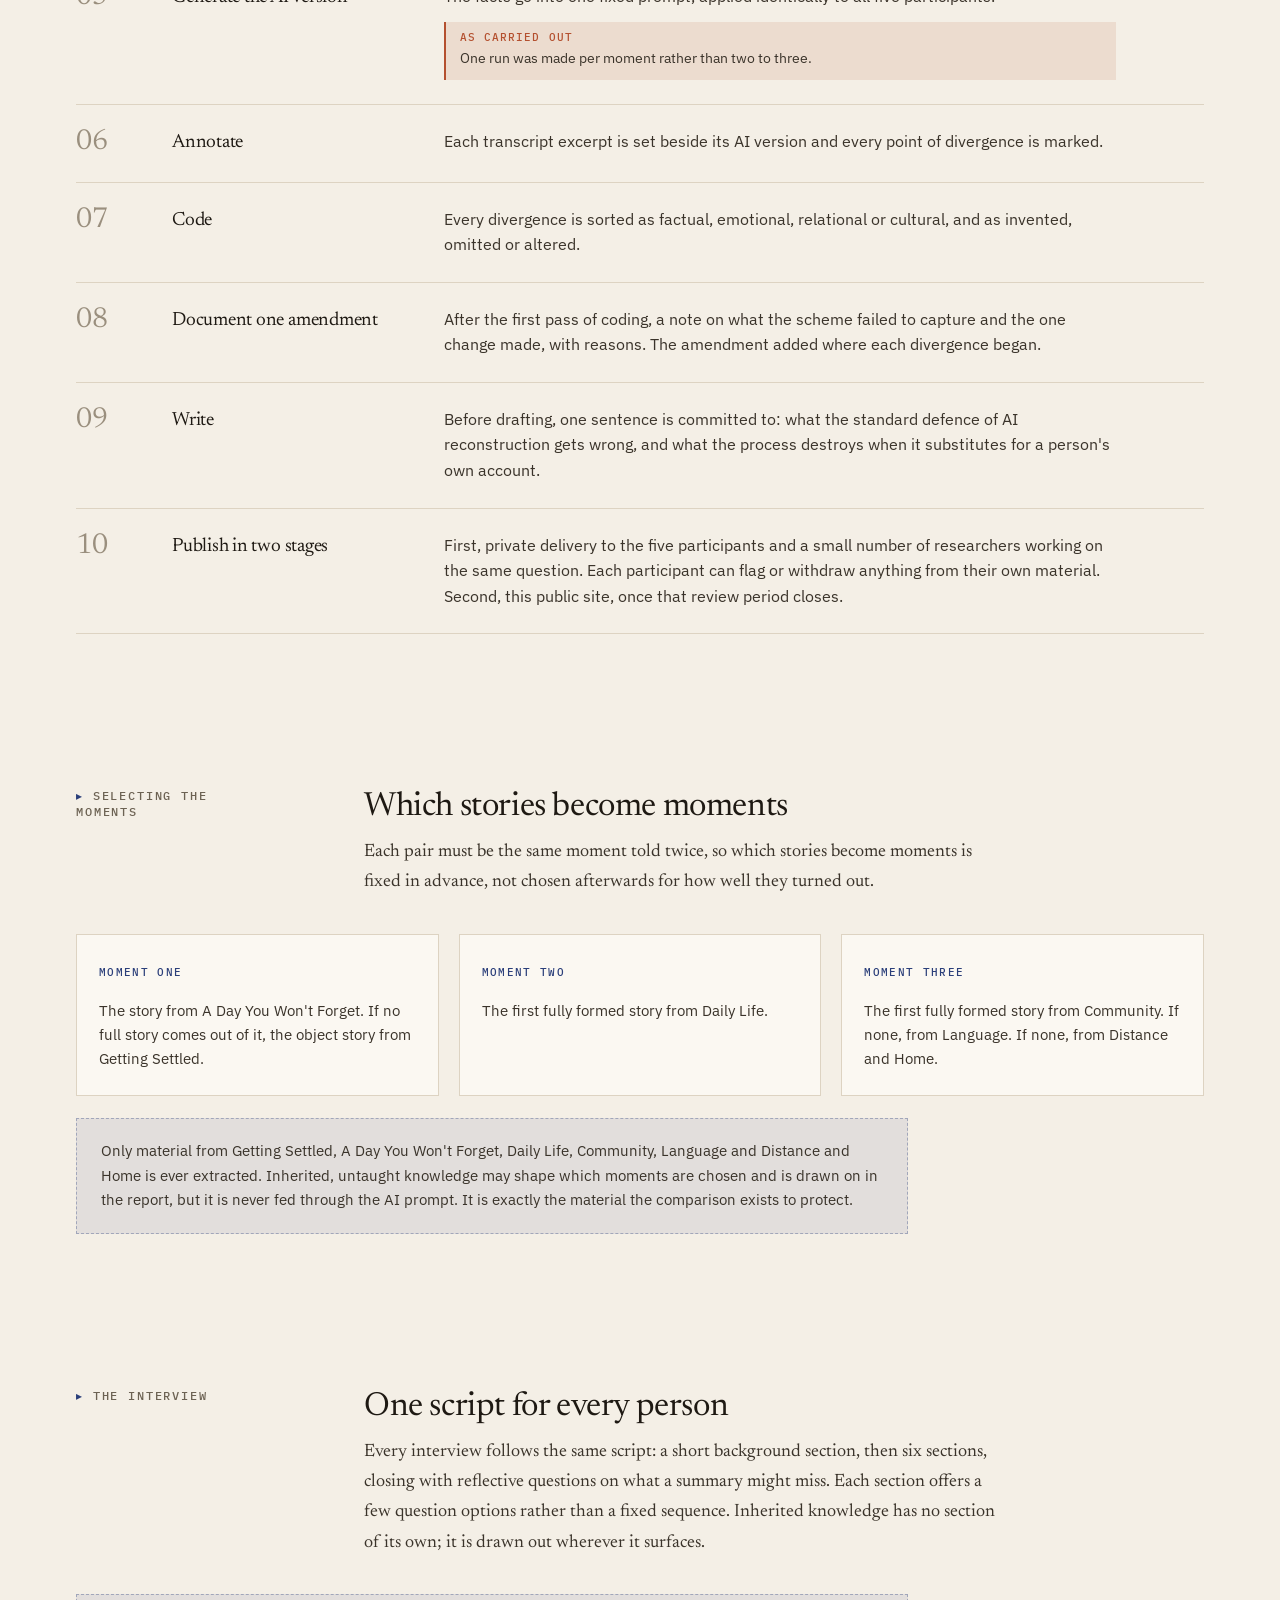
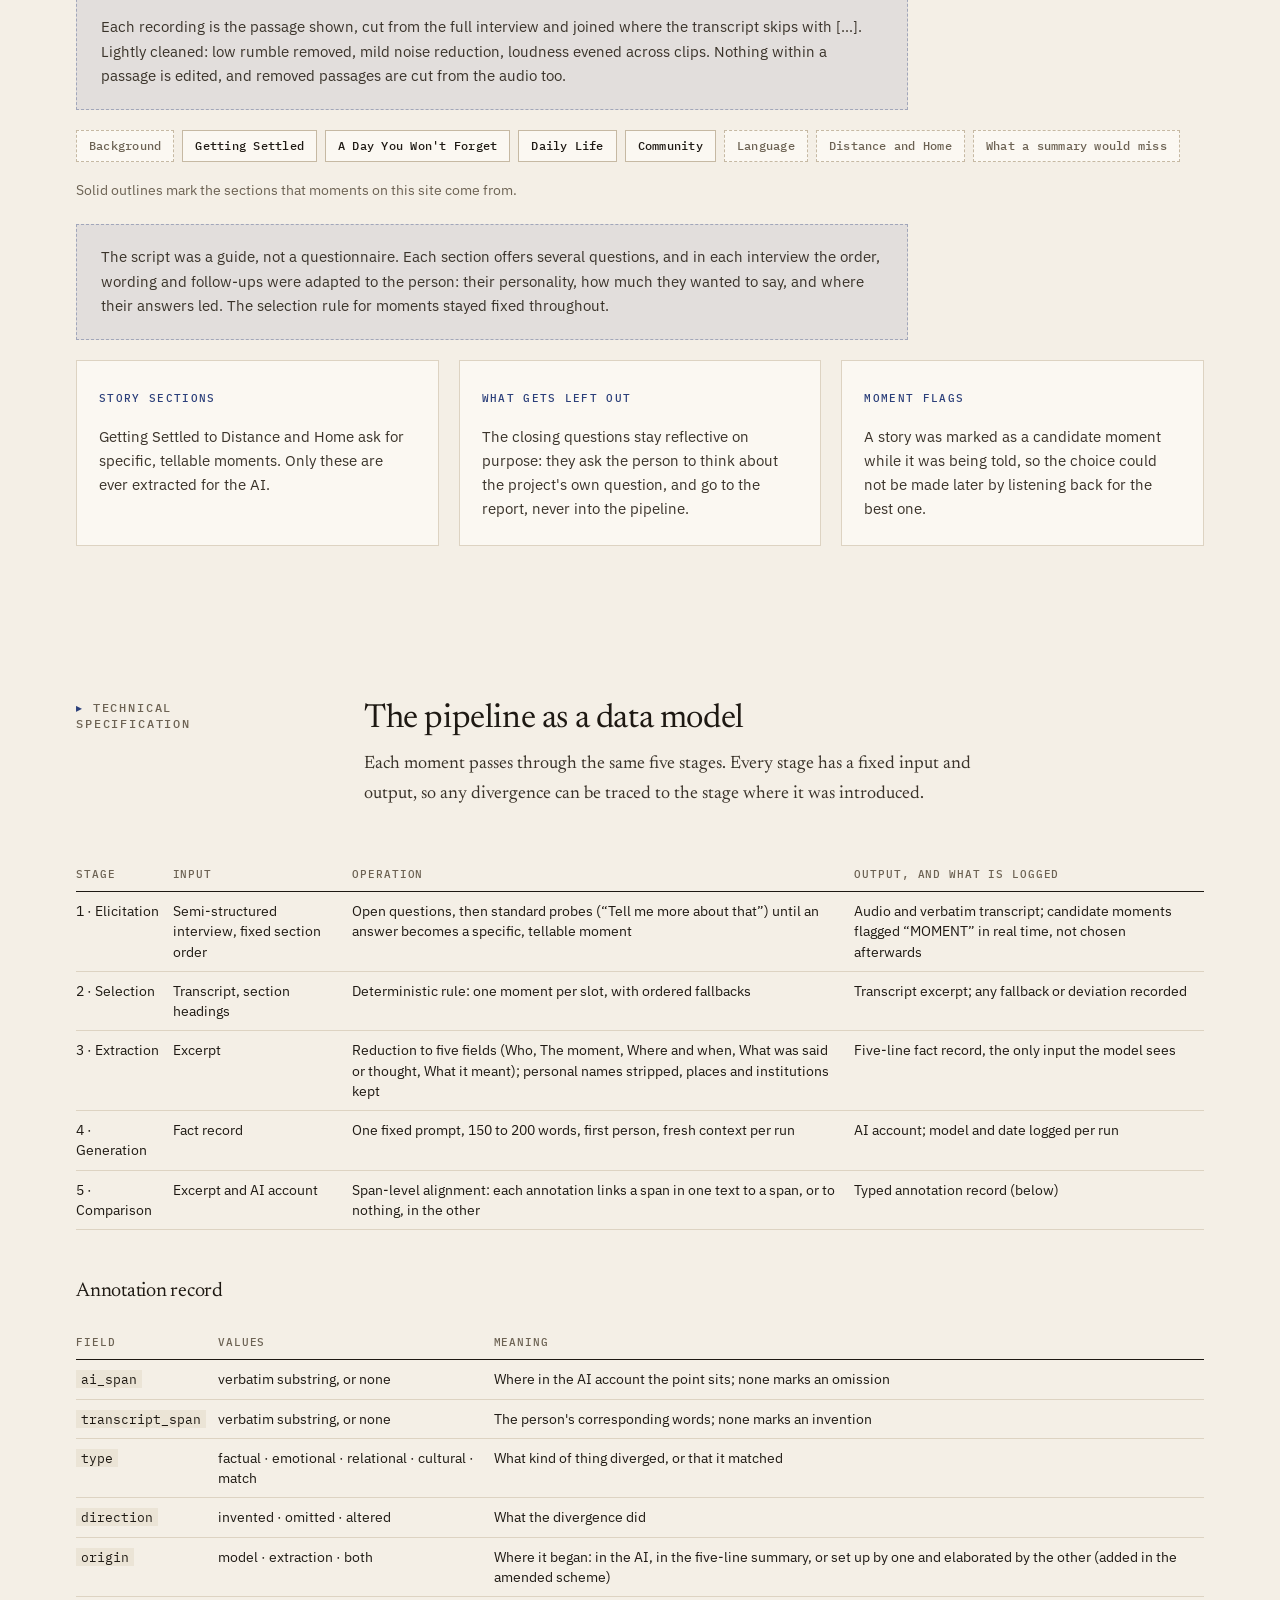
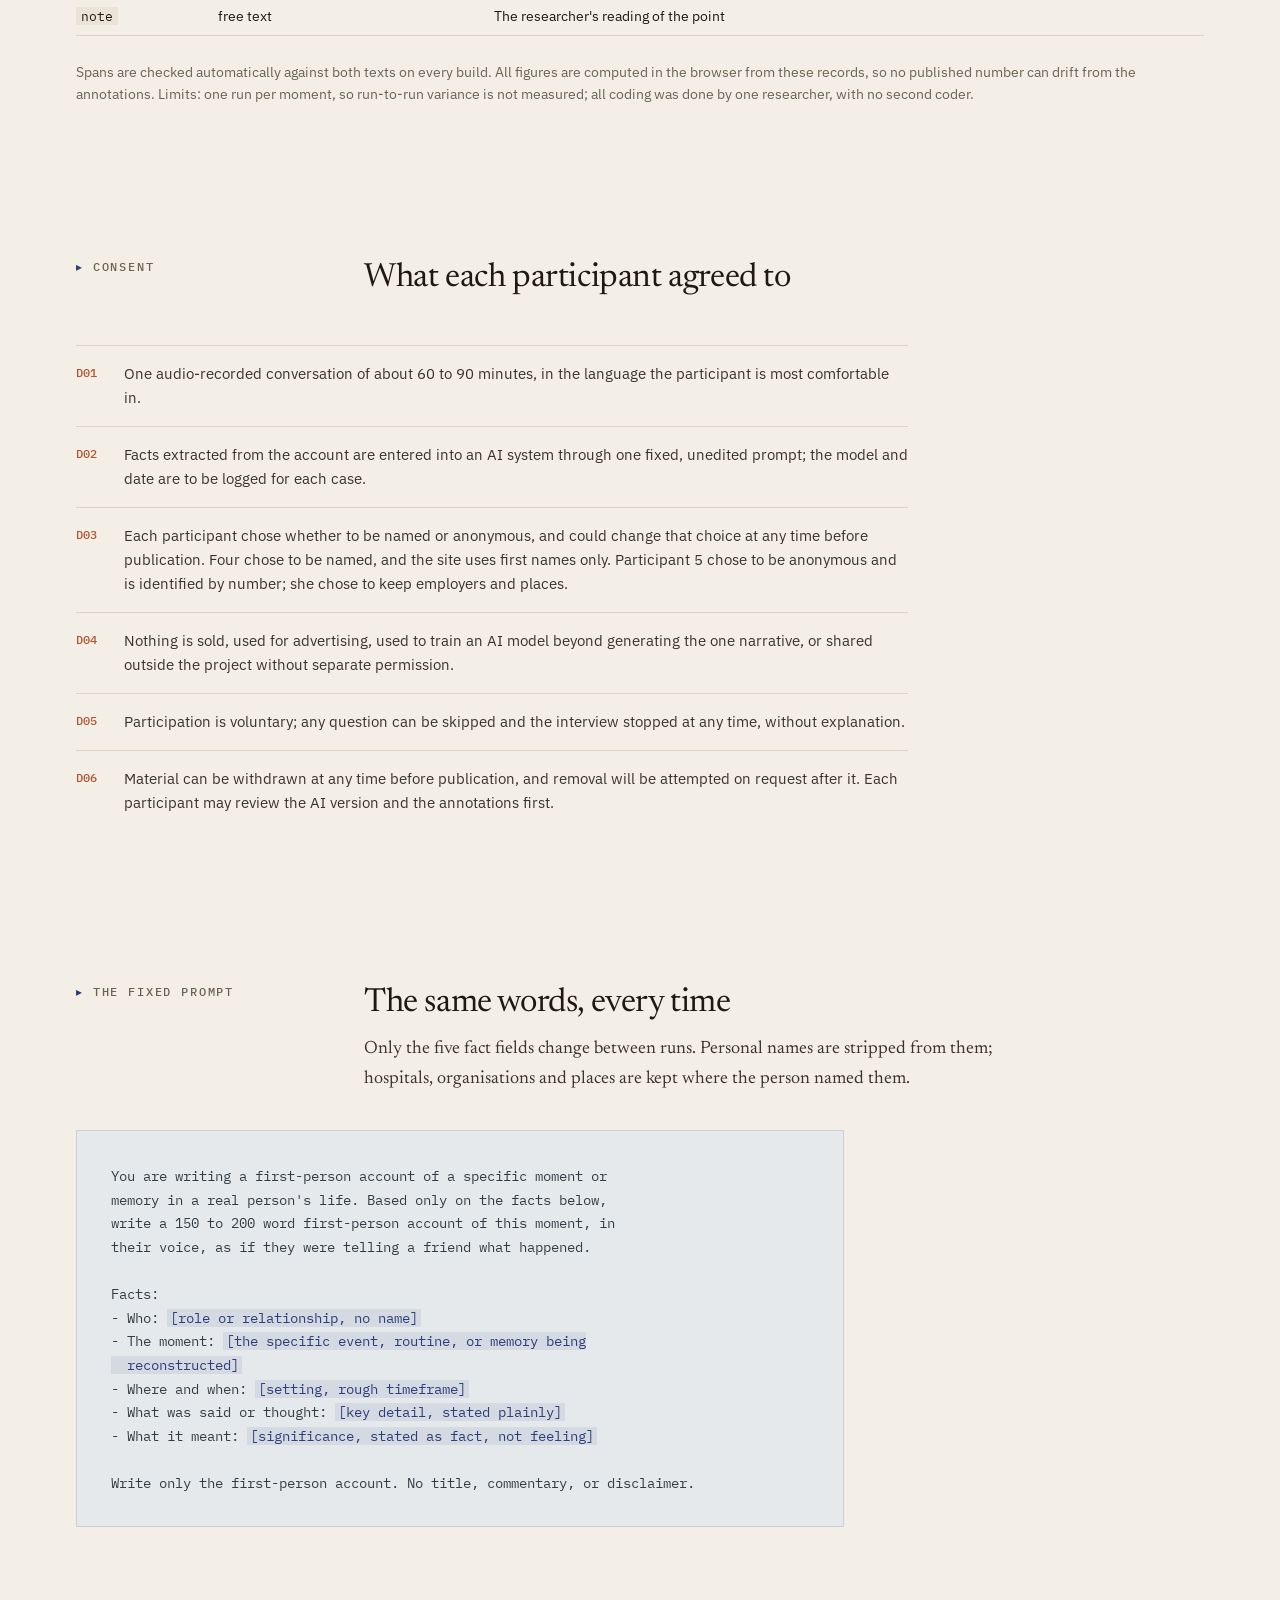
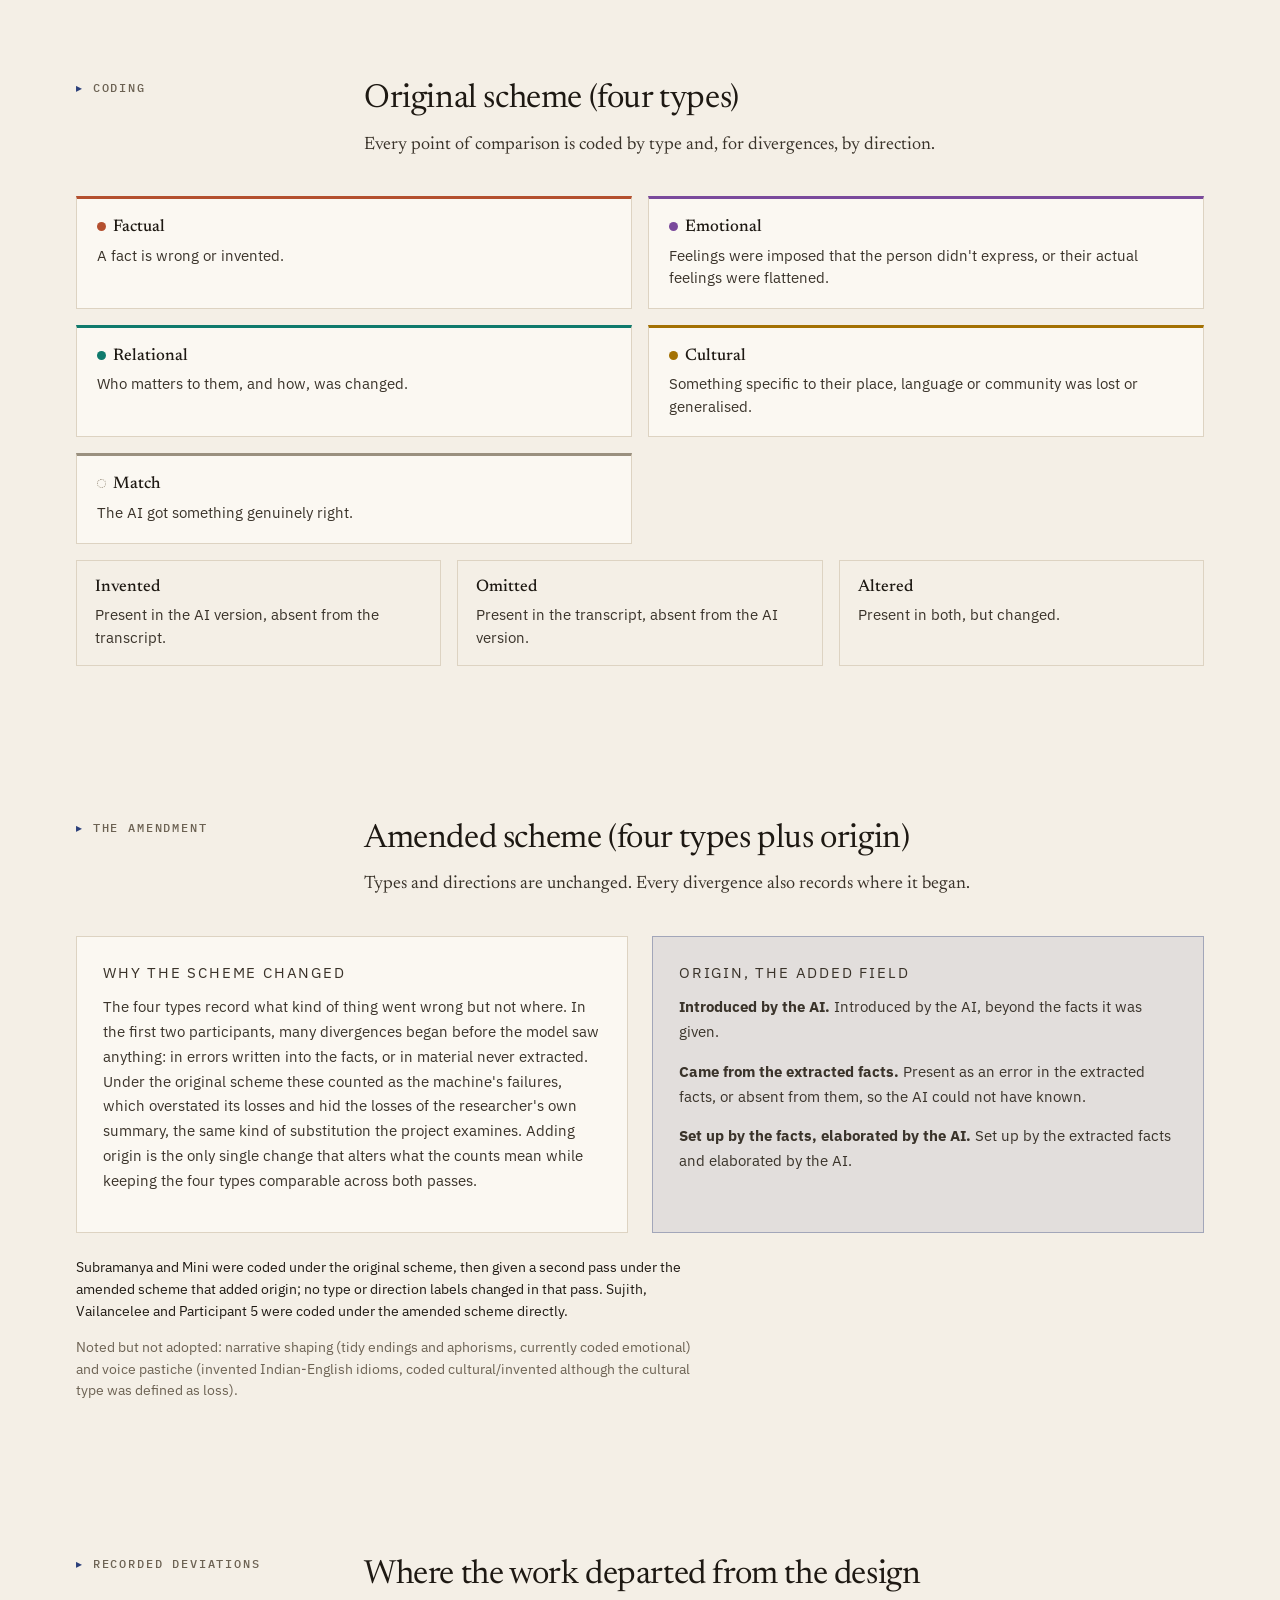
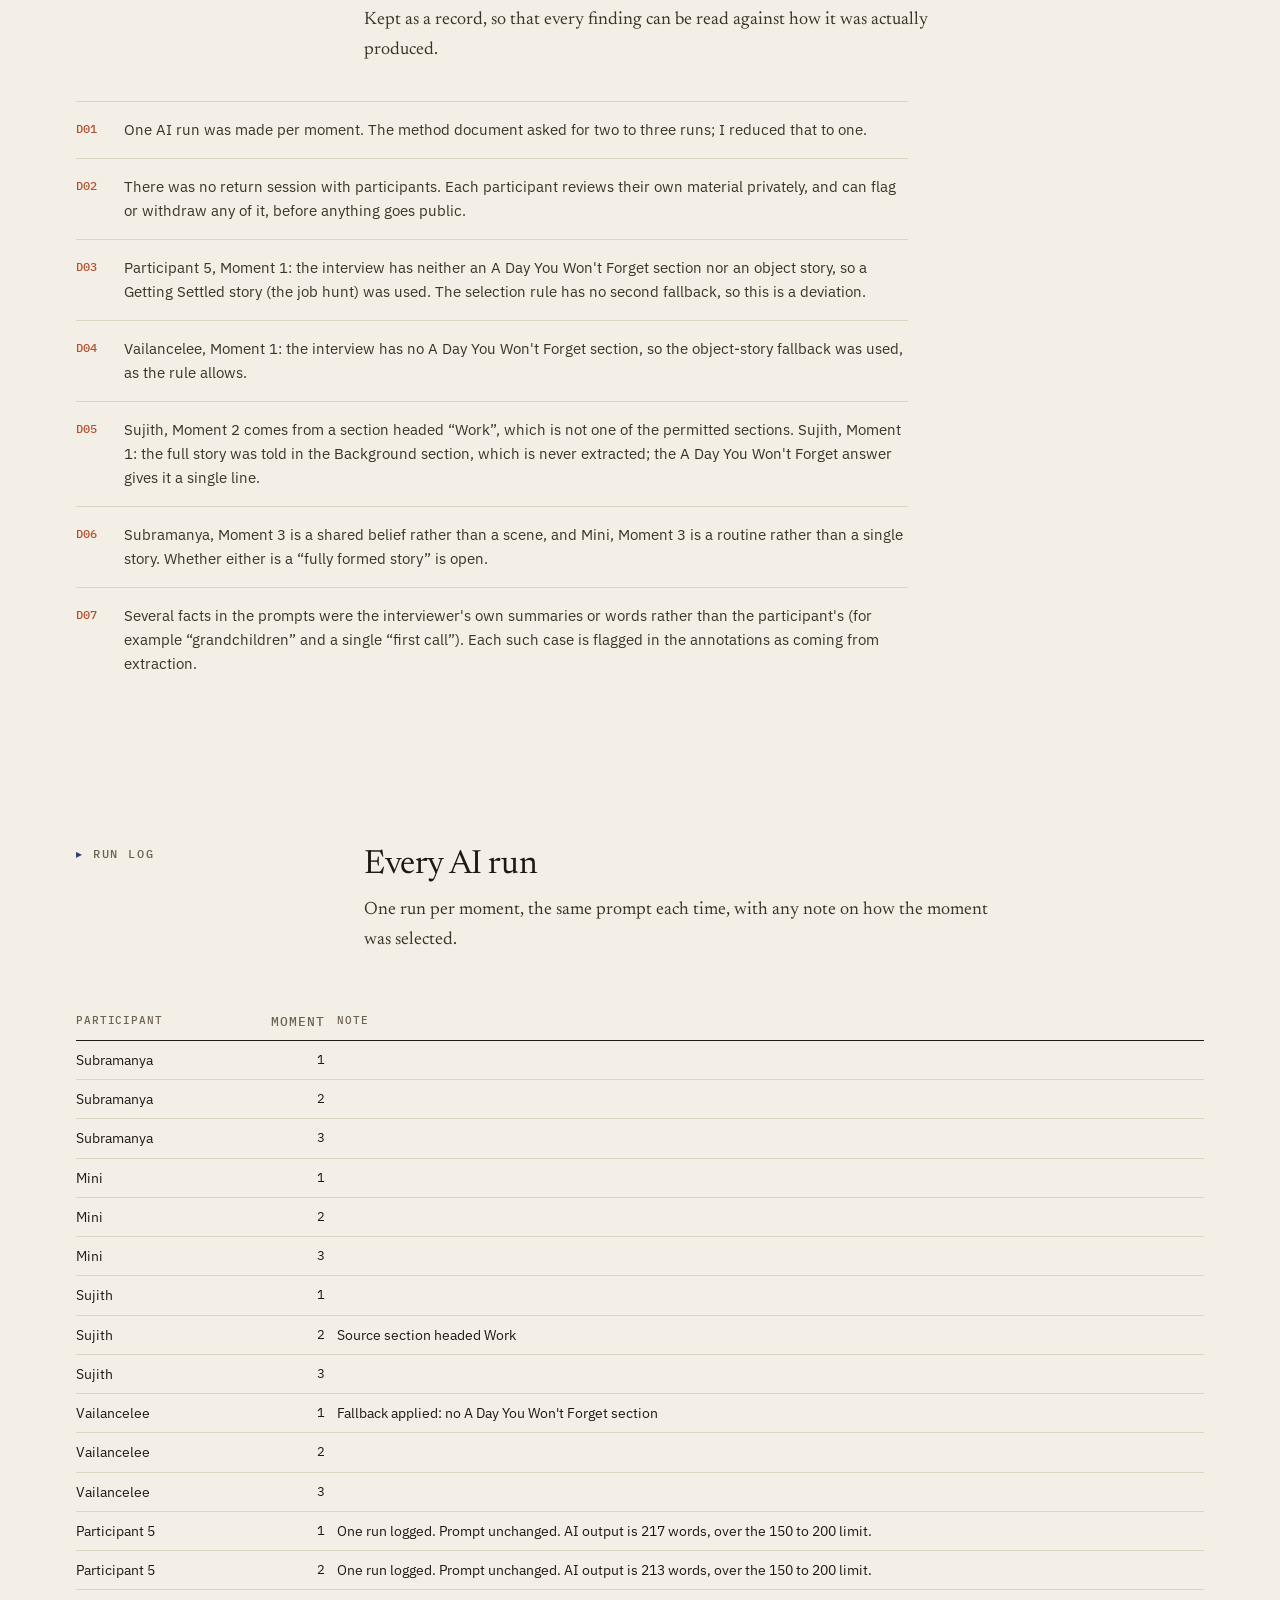
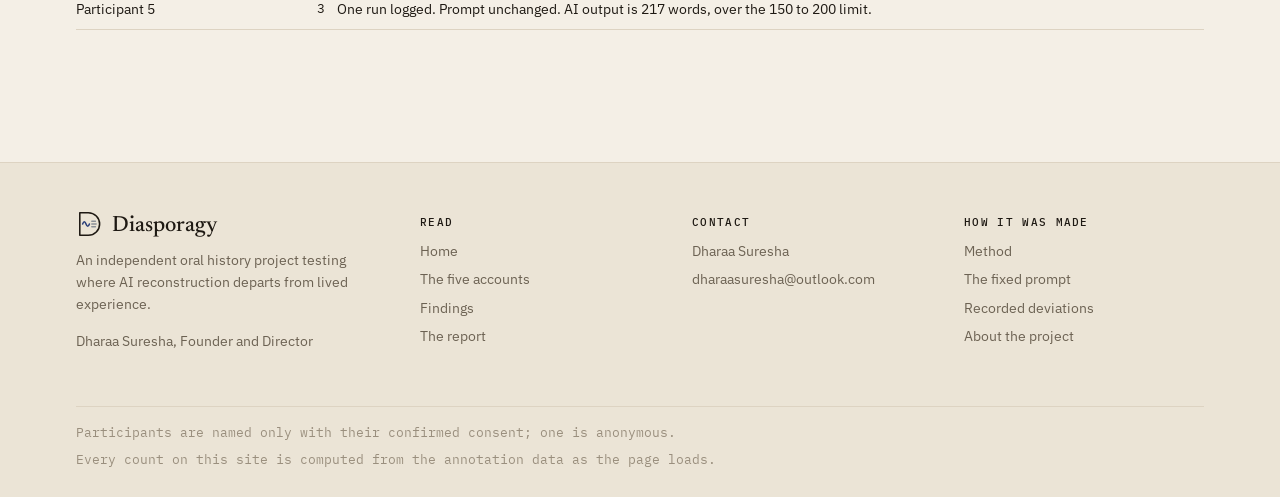
<file: method.html>
<!doctype html>
<html lang="en-GB" class="js-anim">
<head>
<meta charset="utf-8">
<meta name="viewport" content="width=device-width,initial-scale=1">
<title>Method · Diasporagy</title>
<meta name="description" content="The fixed selection rule, the fixed prompt, the coding scheme and every recorded deviation.">
<meta name="theme-color" content="#f4efe6">
<link rel="preconnect" href="https://fonts.googleapis.com">
<link rel="preconnect" href="https://fonts.gstatic.com" crossorigin>
<link rel="stylesheet" href="https://fonts.googleapis.com/css2?family=IBM+Plex+Mono:wght@400;500&family=IBM+Plex+Sans:wght@400;500&family=Newsreader:ital,opsz,wght@0,6..72,400;0,6..72,500;1,6..72,400&display=swap">
<link rel="icon" href="assets/logo.svg" type="image/svg+xml">
<link rel="stylesheet" href="assets/style.css">
</head>
<body data-page="method">
<a class="skip" href="#app">Skip to content</a>
<header class="site"><div class="wrap"><nav id="nav" aria-label="Site"></nav></div></header>
<main class="wrap" id="app"></main>
<footer class="site-foot" id="foot"></footer>
<script src="data/content.js"></script>
<script src="data/project.js"></script>
<script src="data/p1.js"></script>
<script src="data/p2.js"></script>
<script src="data/p3.js"></script>
<script src="data/p4.js"></script>
<script src="data/p5.js"></script>
<script src="data/measures.js"></script>
<script src="assets/figures.js"></script>
<script src="assets/app.js"></script>
</body>
</html>
</file>
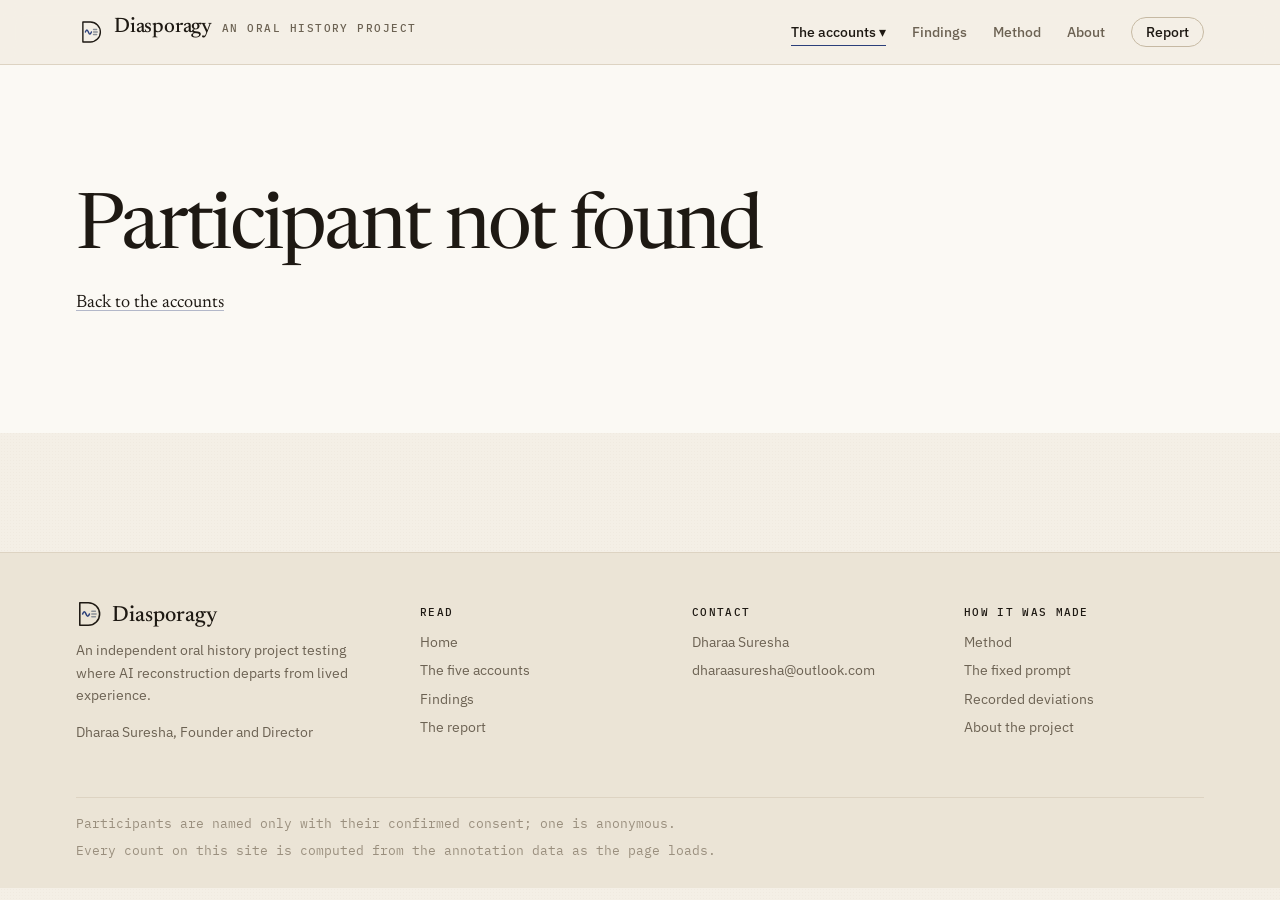
<file: participant.html>
<!doctype html>
<html lang="en-GB" class="js-anim">
<head>
<meta charset="utf-8">
<meta name="viewport" content="width=device-width,initial-scale=1">
<title>Diasporagy</title>
<meta name="description" content="One person’s moments, told twice: in their words and as an AI reconstructed them, with every divergence marked.">
<meta name="theme-color" content="#f4efe6">
<link rel="preconnect" href="https://fonts.googleapis.com">
<link rel="preconnect" href="https://fonts.gstatic.com" crossorigin>
<link rel="stylesheet" href="https://fonts.googleapis.com/css2?family=IBM+Plex+Mono:wght@400;500&family=IBM+Plex+Sans:wght@400;500&family=Newsreader:ital,opsz,wght@0,6..72,400;0,6..72,500;1,6..72,400&display=swap">
<link rel="icon" href="assets/logo.svg" type="image/svg+xml">
<link rel="stylesheet" href="assets/style.css">
</head>
<body data-page="participant">
<a class="skip" href="#app">Skip to content</a>
<header class="site"><div class="wrap"><nav id="nav" aria-label="Site"></nav></div></header>
<main class="wrap" id="app"></main>
<footer class="site-foot" id="foot"></footer>
<script src="data/content.js"></script>
<script src="data/project.js"></script>
<script src="data/p1.js"></script>
<script src="data/p2.js"></script>
<script src="data/p3.js"></script>
<script src="data/p4.js"></script>
<script src="data/p5.js"></script>
<script src="data/measures.js"></script>
<script src="assets/figures.js"></script>
<script src="assets/app.js"></script>
</body>
</html>
</file>
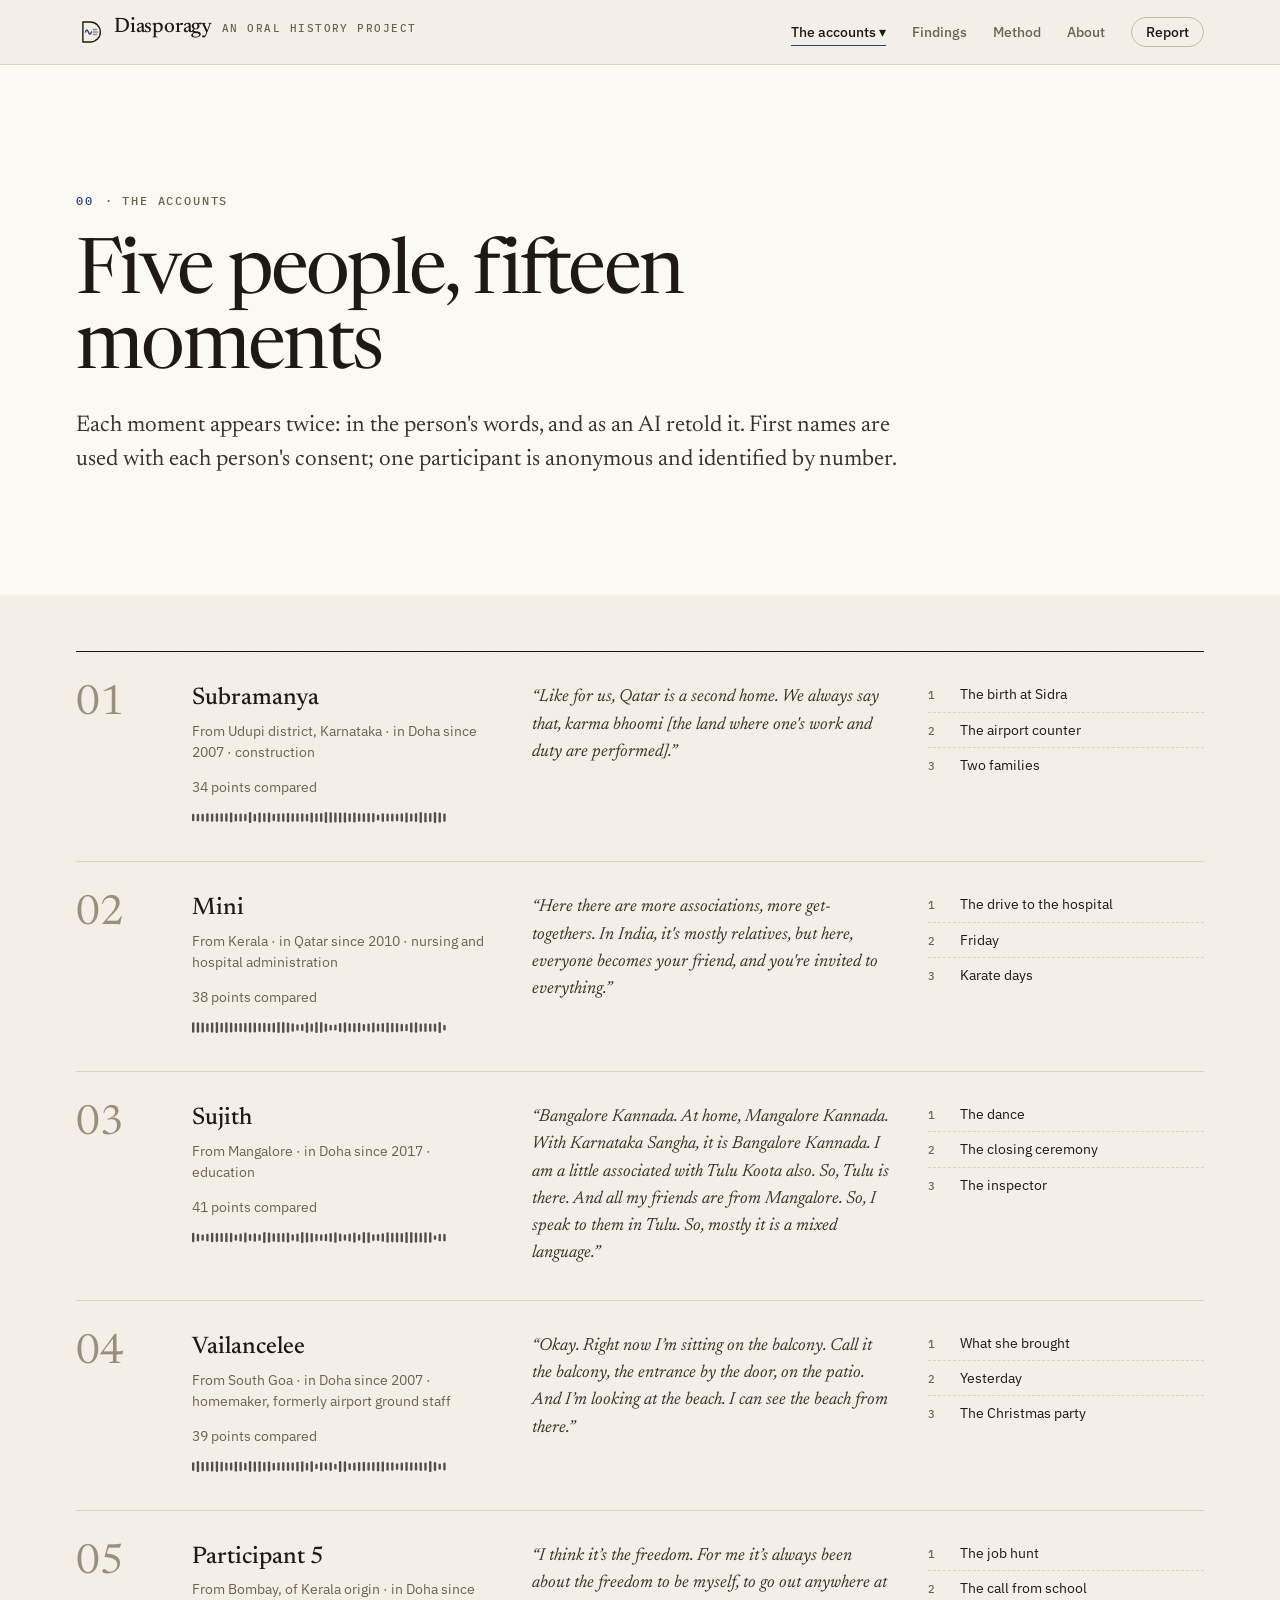
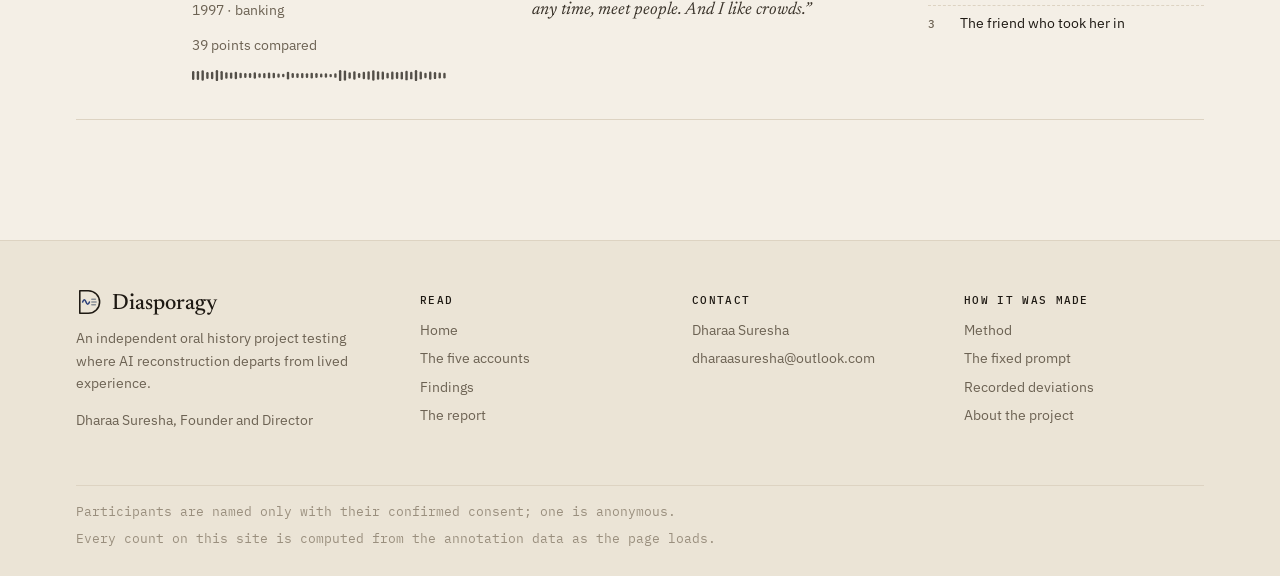
<file: participants.html>
<!doctype html>
<html lang="en-GB" class="js-anim">
<head>
<meta charset="utf-8">
<meta name="viewport" content="width=device-width,initial-scale=1">
<title>The accounts · Diasporagy</title>
<meta name="description" content="Five Indian migrants in Doha, each moment shown in their own words and as an AI reconstructed it.">
<meta name="theme-color" content="#f4efe6">
<link rel="preconnect" href="https://fonts.googleapis.com">
<link rel="preconnect" href="https://fonts.gstatic.com" crossorigin>
<link rel="stylesheet" href="https://fonts.googleapis.com/css2?family=IBM+Plex+Mono:wght@400;500&family=IBM+Plex+Sans:wght@400;500&family=Newsreader:ital,opsz,wght@0,6..72,400;0,6..72,500;1,6..72,400&display=swap">
<link rel="icon" href="assets/logo.svg" type="image/svg+xml">
<link rel="stylesheet" href="assets/style.css">
</head>
<body data-page="participants">
<a class="skip" href="#app">Skip to content</a>
<header class="site"><div class="wrap"><nav id="nav" aria-label="Site"></nav></div></header>
<main class="wrap" id="app"></main>
<footer class="site-foot" id="foot"></footer>
<script src="data/content.js"></script>
<script src="data/project.js"></script>
<script src="data/p1.js"></script>
<script src="data/p2.js"></script>
<script src="data/p3.js"></script>
<script src="data/p4.js"></script>
<script src="data/p5.js"></script>
<script src="data/measures.js"></script>
<script src="assets/figures.js"></script>
<script src="assets/app.js"></script>
</body>
</html>
</file>
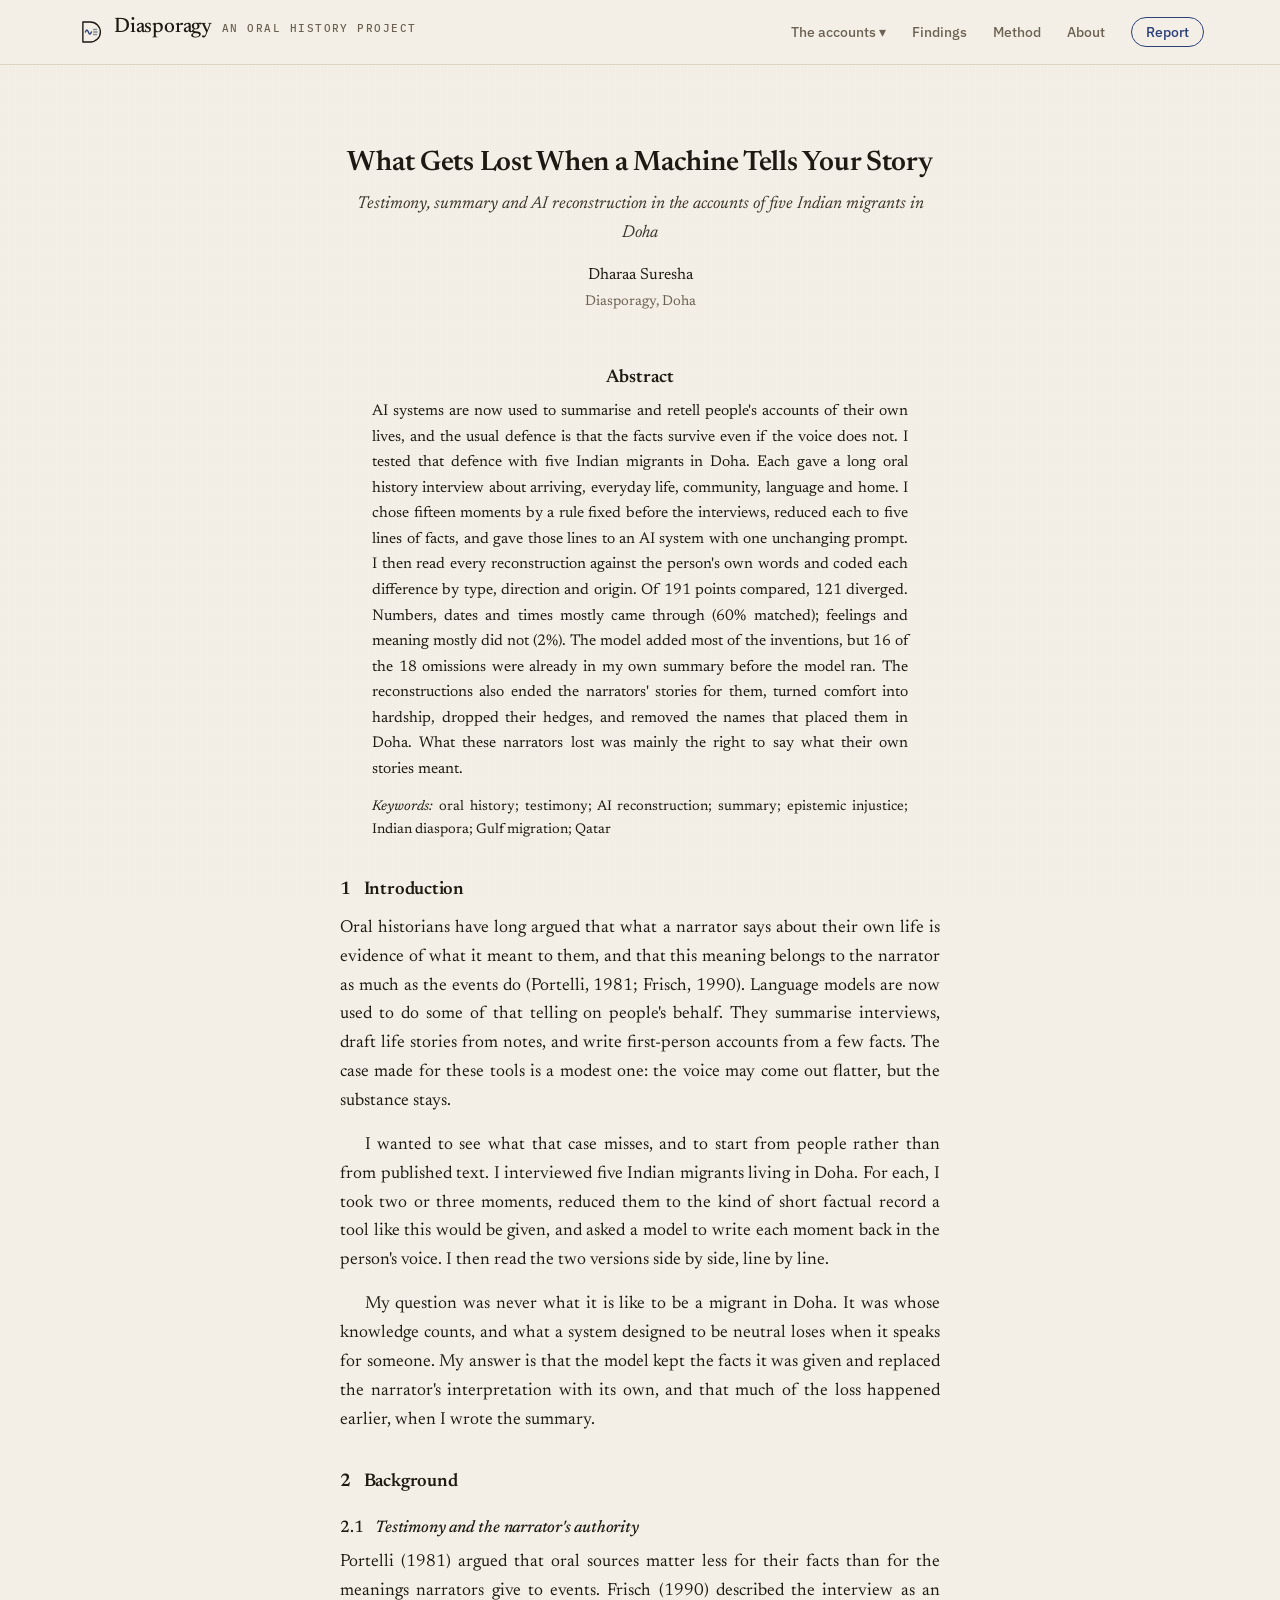
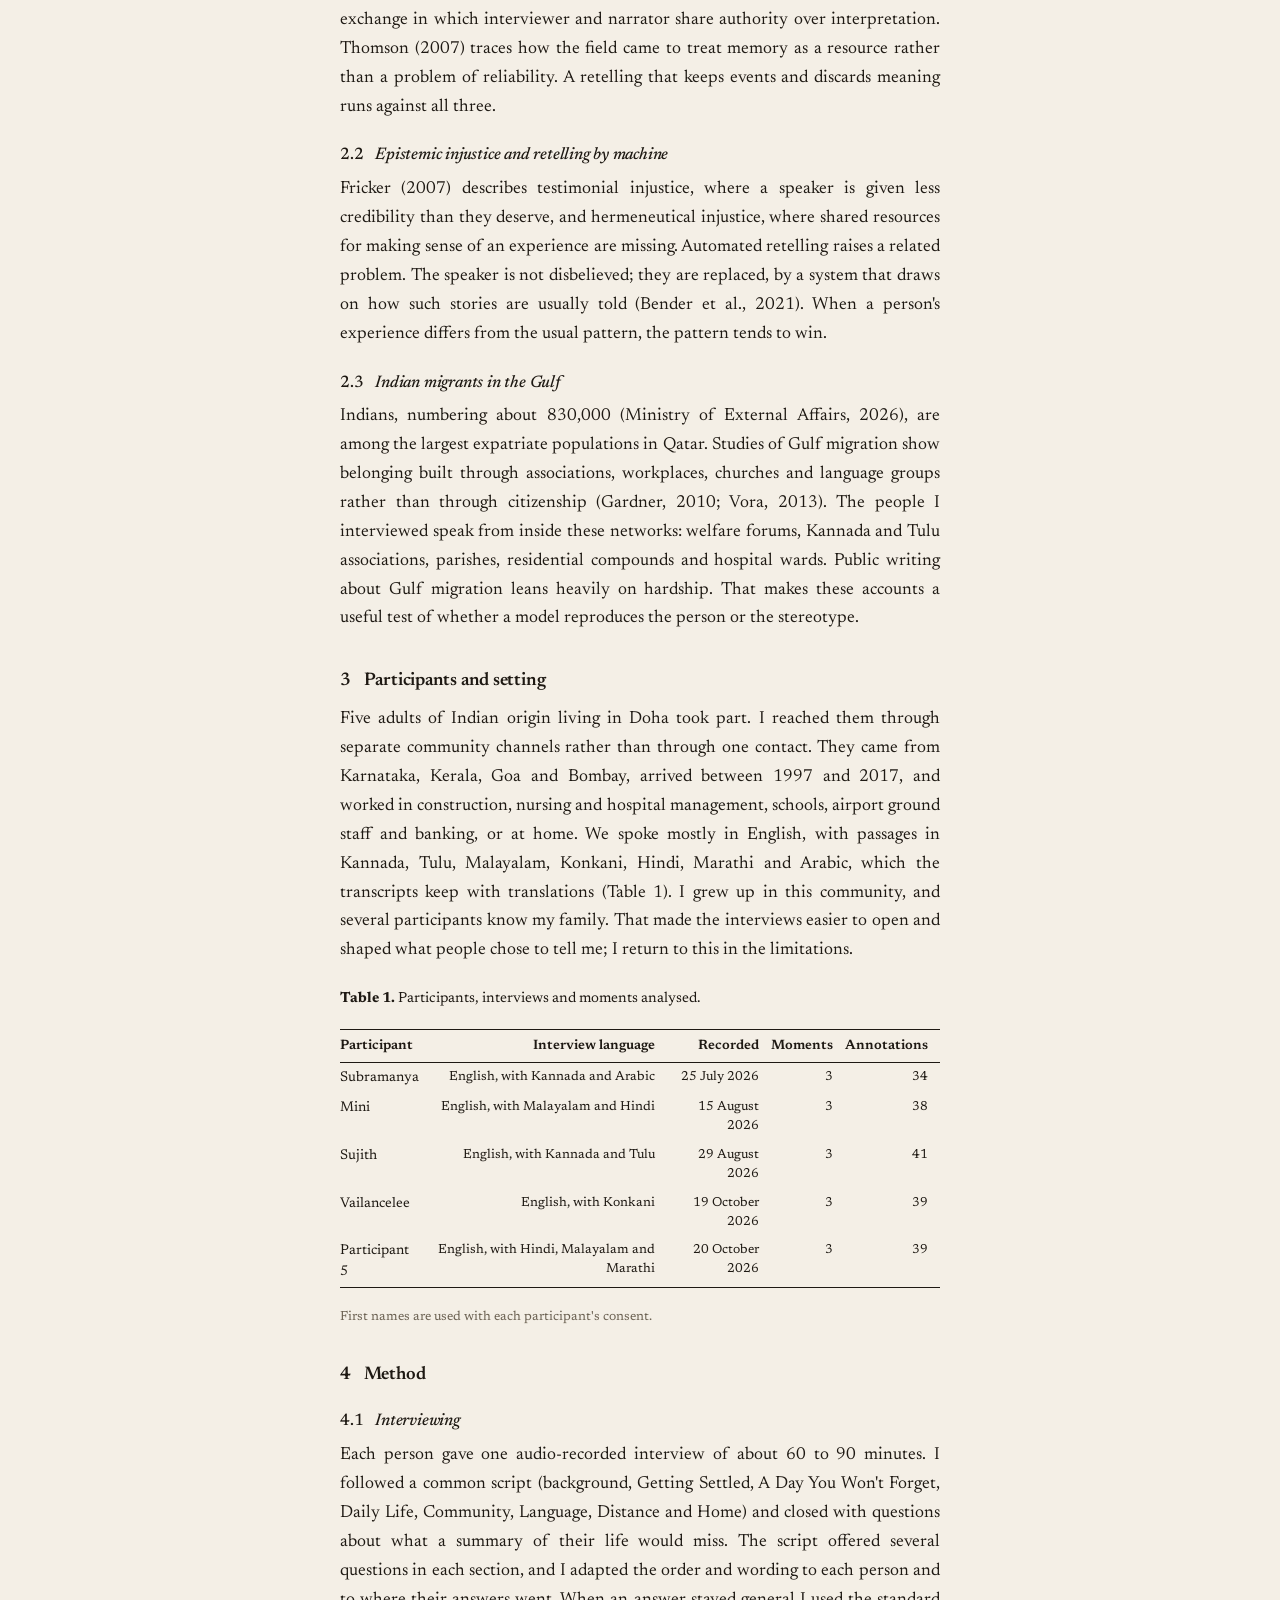
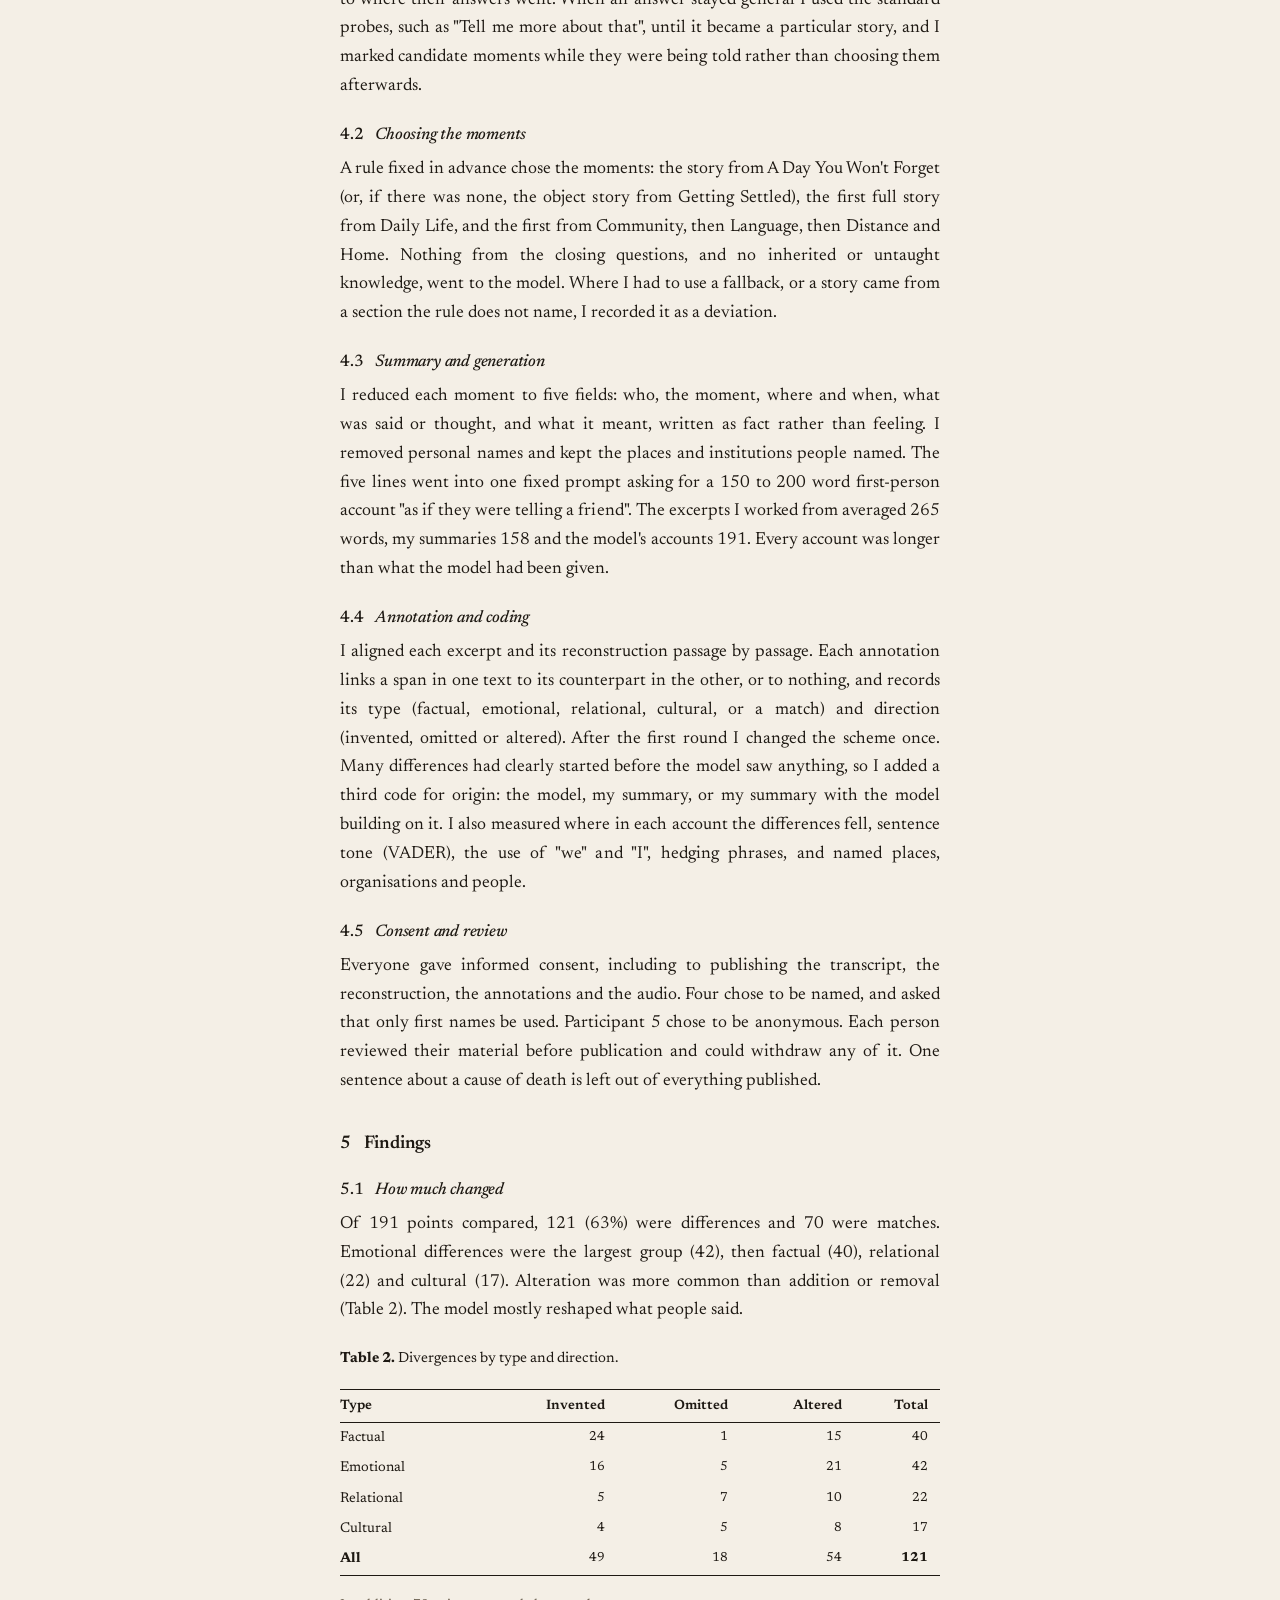
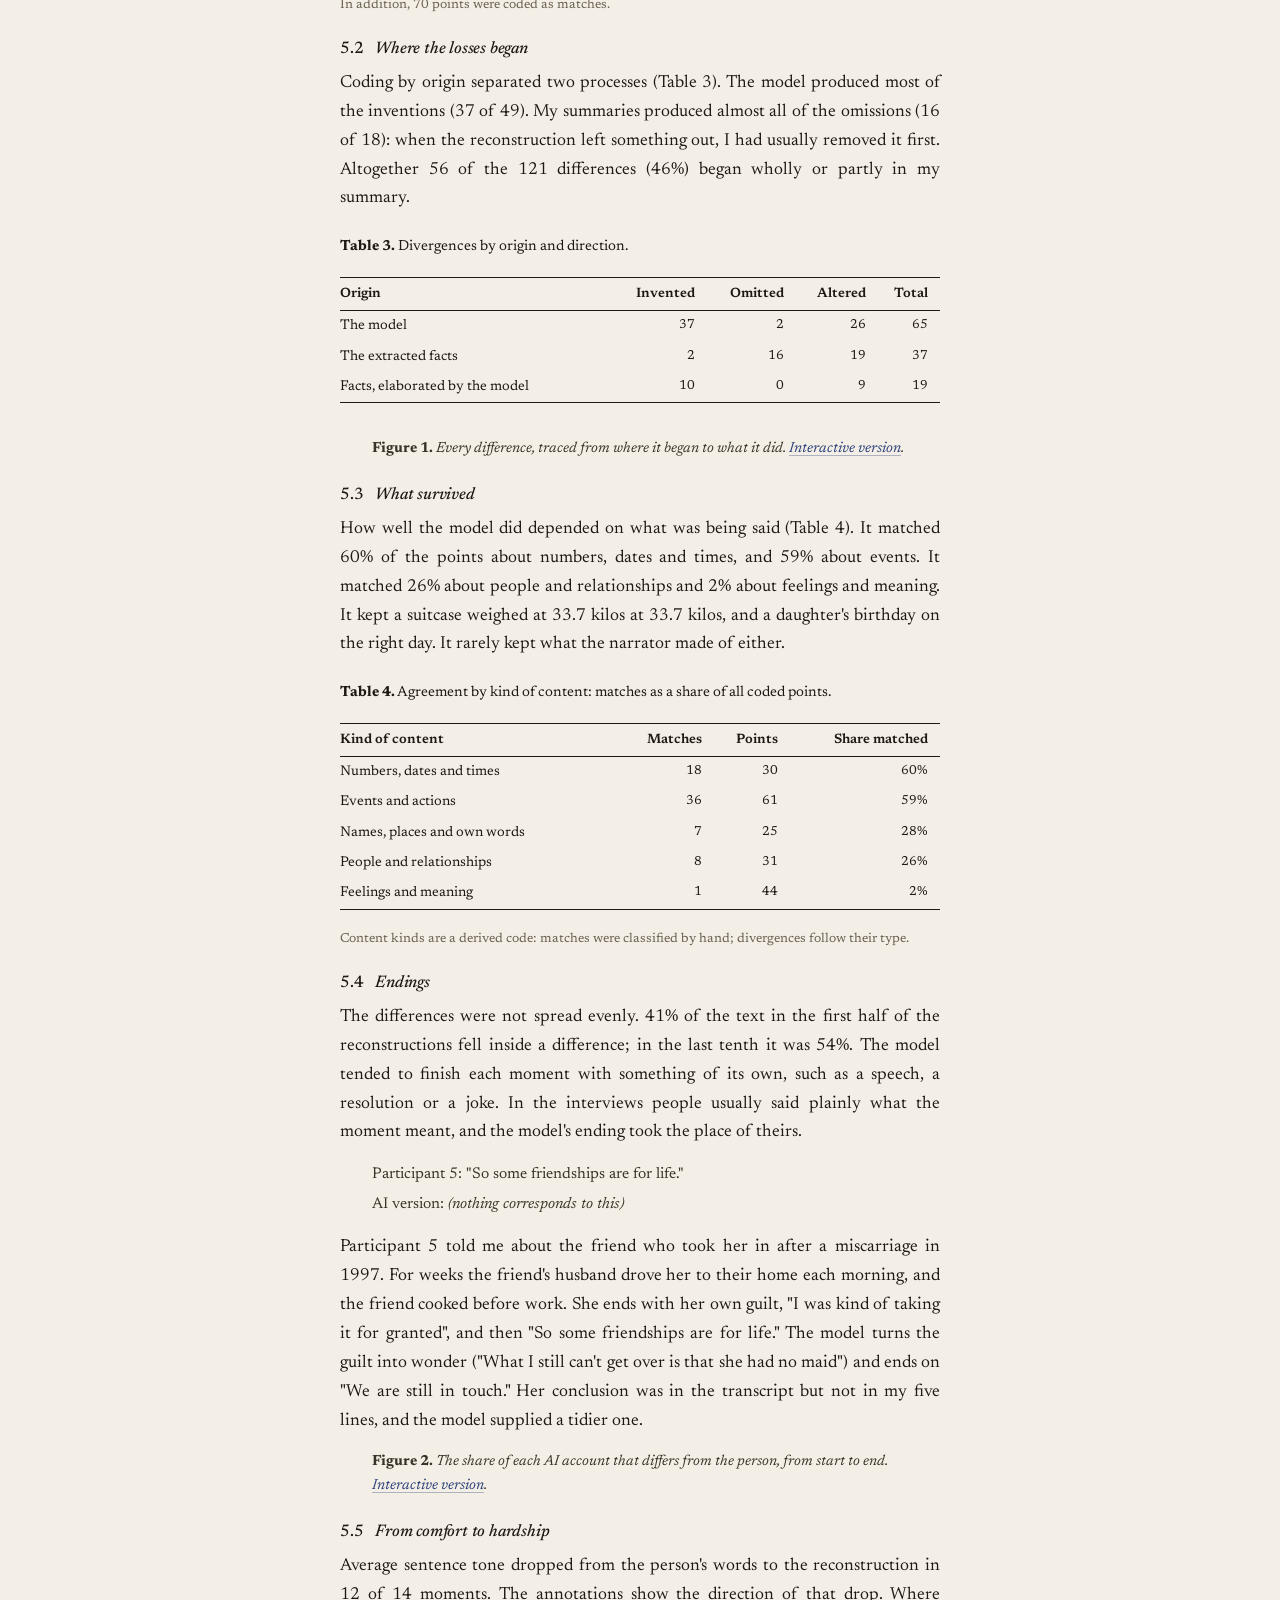
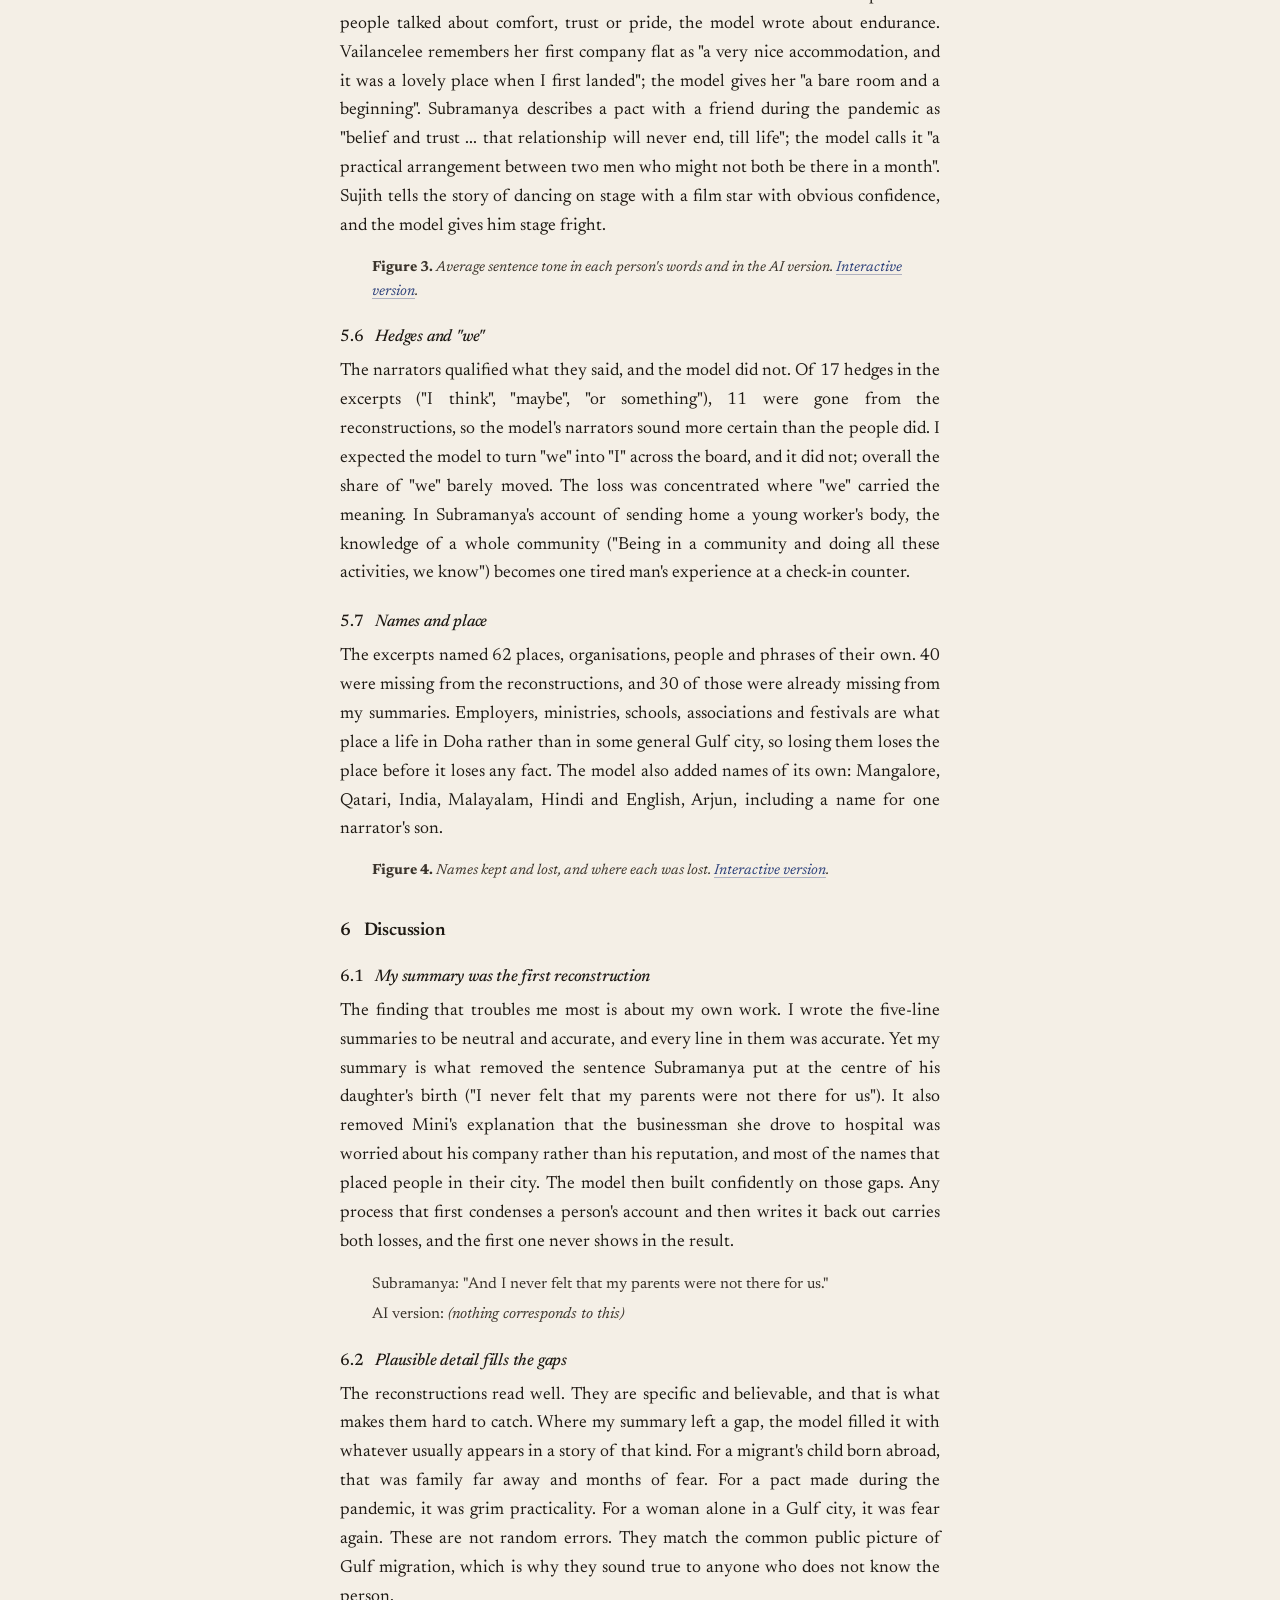
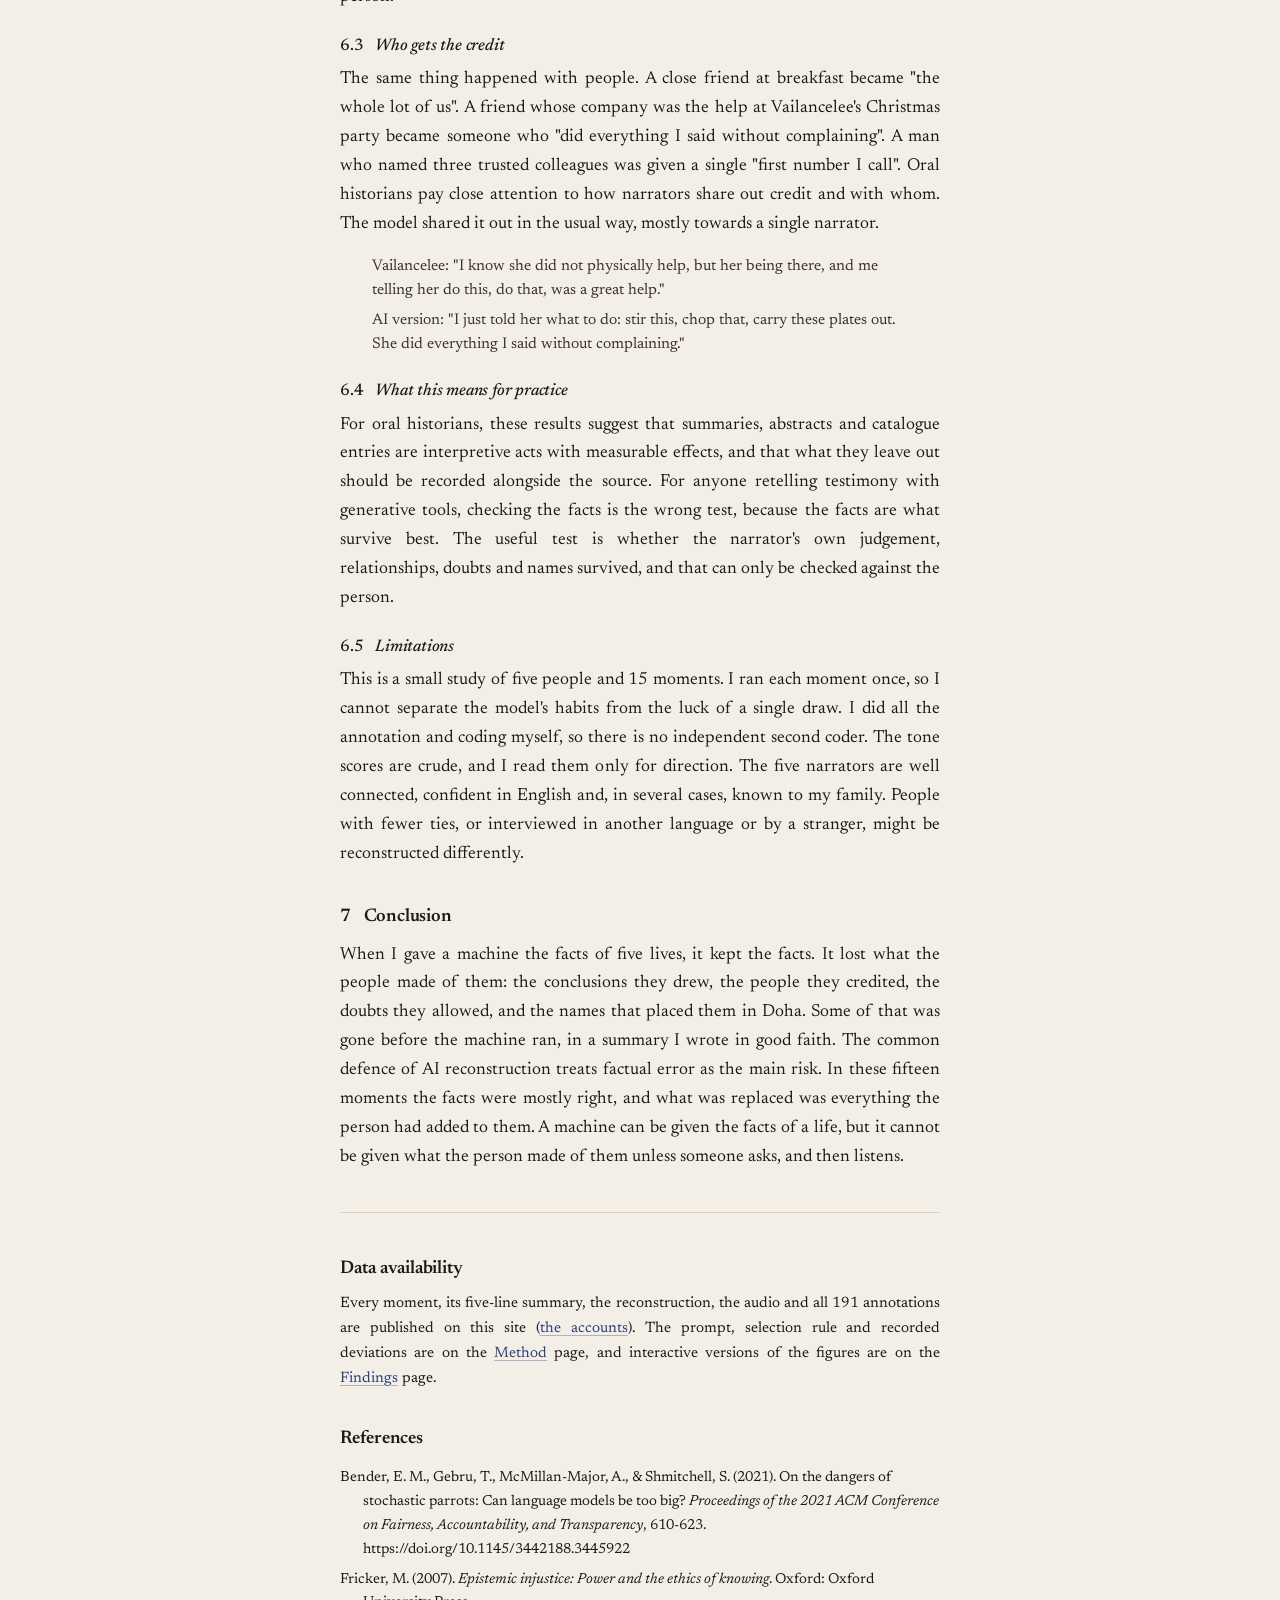
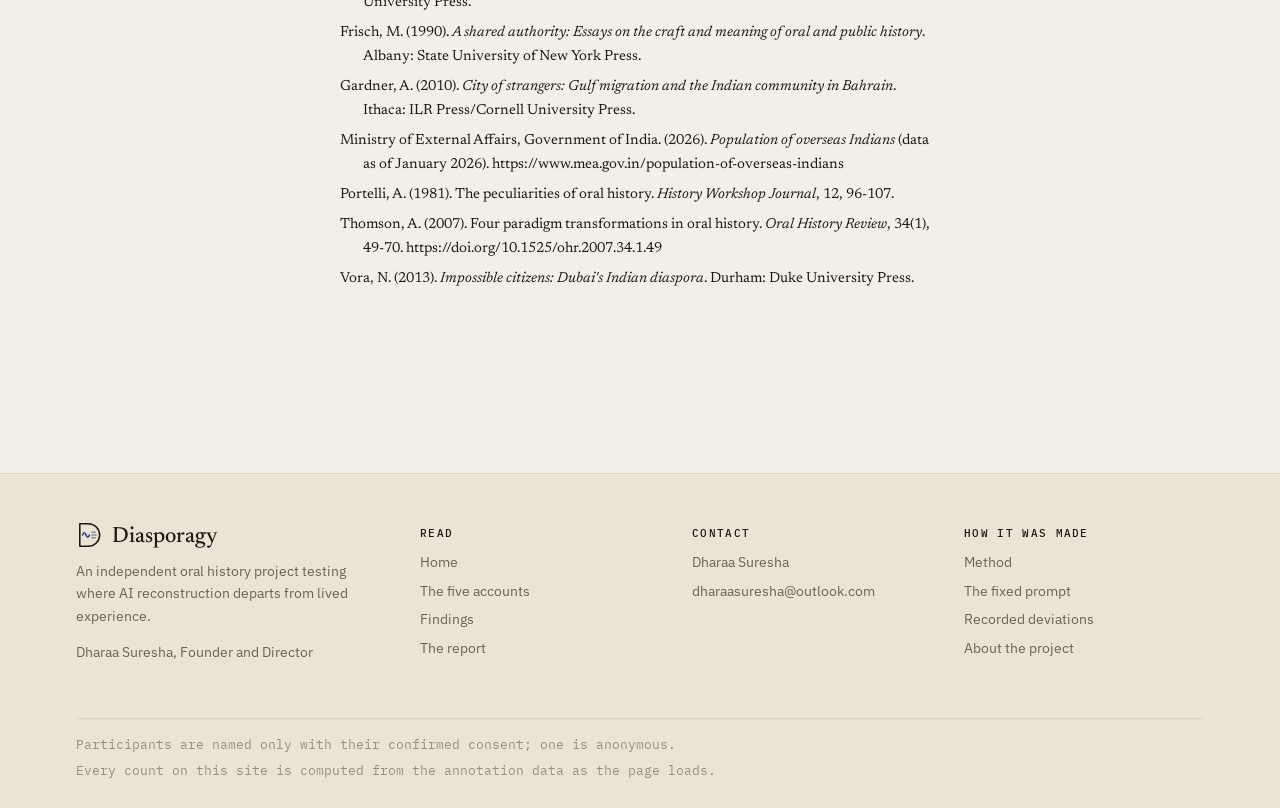
<file: report.html>
<!doctype html>
<html lang="en-GB" class="js-anim">
<head>
<meta charset="utf-8">
<meta name="viewport" content="width=device-width,initial-scale=1">
<title>Report · Diasporagy</title>
<meta name="description" content="About Diasporagy, an independent oral history project.">
<meta name="theme-color" content="#f4efe6">
<link rel="preconnect" href="https://fonts.googleapis.com">
<link rel="preconnect" href="https://fonts.gstatic.com" crossorigin>
<link rel="stylesheet" href="https://fonts.googleapis.com/css2?family=IBM+Plex+Mono:wght@400;500&family=IBM+Plex+Sans:wght@400;500&family=Newsreader:ital,opsz,wght@0,6..72,400;0,6..72,500;1,6..72,400&display=swap">
<link rel="icon" href="assets/logo.svg" type="image/svg+xml">
<link rel="stylesheet" href="assets/style.css">
</head>
<body data-page="report">
<a class="skip" href="#app">Skip to content</a>
<header class="site"><div class="wrap"><nav id="nav" aria-label="Site"></nav></div></header>
<main class="wrap" id="app"></main>
<footer class="site-foot" id="foot"></footer>
<script src="data/content.js"></script>

<script src="data/project.js"></script>
<script src="data/p1.js"></script>
<script src="data/p2.js"></script>
<script src="data/p3.js"></script>
<script src="data/p4.js"></script>
<script src="data/p5.js"></script>
<script src="data/measures.js"></script>
<script src="assets/figures.js"></script>
<script src="assets/report.js"></script>
<script src="assets/app.js"></script>
</body>
</html>
</file>
<file: assets/style.css>
/* Diasporagy. The visual idea: an oral history archive. A person's words sit on warm paper in a literary serif;
   the machine's version sits on a cool, flat panel in a monospace; the researcher's marks are in indigo ink.
   Type colours (factual, emotional, relational, cultural) keep the hues of the earlier colour-blind-checked set. */
:root{
  --paper:#f4efe6;--paper-2:#ebe4d6;--card:#fbf8f2;--rule:#ddd3c2;--rule-2:#c6b9a3;
  --ink:#1e1913;--ink-2:#3a332a;--muted:#6c6253;--faint:#9a8f7e;
  --indigo:#2b3f7a;--indigo-2:#4a5f9f;--indigo-wash:rgba(43,63,122,.09);--indigo-line:rgba(43,63,122,.35);
  --machine-bg:#e6e9eb;--machine-card:#eef0f2;--machine-ink:#333d47;--machine-rule:#c9d0d6;--machine:#5b6976;
  --factual:#b4502f;--emotional:#7a4a9c;--relational:#0f7a6c;--cultural:#a37103;--match:#9a907f;
  --w-factual:rgba(180,80,47,.12);--w-emotional:rgba(122,74,156,.12);--w-relational:rgba(15,122,108,.12);--w-cultural:rgba(163,113,3,.14);
  --kept:#a59c8c;--both:#93a6d6;--lightgrey:#ddd6c8;--source:#f6e7b0;--source-line:#b8901f;
  --shadow:0 1px 0 rgba(30,25,19,.04),0 10px 30px -18px rgba(30,25,19,.35);
  --serif:"Newsreader","Iowan Old Style","Palatino Linotype",Palatino,Georgia,serif;
  --sans:"IBM Plex Sans",system-ui,-apple-system,"Segoe UI",sans-serif;
  --mono:"IBM Plex Mono",ui-monospace,Menlo,Consolas,monospace;
  --measure:40rem;--wide:74rem;
  color-scheme:light;
}
/* ---------- base ---------- */
*,*::before,*::after{box-sizing:border-box}
html{-webkit-text-size-adjust:100%;scroll-padding-top:84px}
body{margin:0;background:var(--paper);color:var(--ink);font:400 18px/1.68 var(--serif);font-optical-sizing:auto;
  text-rendering:optimizeLegibility;-webkit-font-smoothing:antialiased;overflow-x:hidden}
body::before{content:"";position:fixed;inset:0;pointer-events:none;z-index:-1;opacity:.5;
  background-image:radial-gradient(rgba(120,100,70,.06) 1px,transparent 1px);background-size:3px 3px}
.wrap{max-width:var(--wide);margin:0 auto;padding:0 28px}
@media(max-width:640px){.wrap{padding:0 16px}body{font-size:17px}}
a{color:inherit;text-decoration-color:var(--indigo-line);text-underline-offset:3px;text-decoration-thickness:1px}
a:hover{text-decoration-color:var(--indigo);color:var(--indigo)}
:focus-visible{outline:2px solid var(--indigo);outline-offset:3px;border-radius:2px}
::selection{background:var(--indigo-wash)}
h1,h2,h3{font-family:var(--serif);font-weight:400;letter-spacing:-.012em;color:var(--ink)}
h1{font-size:clamp(2.2rem,4.6vw,3.6rem);line-height:1.06;margin:0 0 20px}
h2{font-size:clamp(1.55rem,2.6vw,2.15rem);line-height:1.18;margin:0 0 18px}
h3{font-size:1.25rem;line-height:1.3;margin:0 0 10px}
p{margin:0 0 1em}
em{font-style:italic}
.prose{max-width:var(--measure)}
.prose p{margin-bottom:1.05em}
.lede{font-size:clamp(1.2rem,1.9vw,1.42rem);line-height:1.5;color:var(--ink-2);max-width:var(--measure)}
.muted{color:var(--muted);font:14px/1.55 var(--sans)}
.small{font:14px/1.55 var(--sans)}
.kicker,.tag-label{font:500 11.5px/1.4 var(--mono);letter-spacing:.12em;text-transform:uppercase;color:var(--muted);margin:0 0 10px}
.eyebrow{font:500 12px/1.4 var(--mono);letter-spacing:.14em;text-transform:uppercase;color:var(--indigo);margin:0 0 14px;display:flex;align-items:center;gap:10px}
.eyebrow::before{content:"";width:22px;height:1px;background:currentColor}
.placeholder{border-left:2px solid var(--rule-2);padding:10px 18px;color:var(--muted);font-style:italic;max-width:var(--measure)}
hr.rule{border:0;border-top:1px solid var(--rule);margin:0}
.skip{position:absolute;left:-999px;top:8px;background:var(--ink);color:var(--paper);padding:8px 14px;font:14px var(--sans);z-index:50}
.skip:focus{left:16px}

/* ---------- header and footer ---------- */
header.site{position:sticky;top:0;z-index:30;background:color-mix(in srgb,var(--paper) 88%,transparent);
  backdrop-filter:saturate(1.2) blur(10px);-webkit-backdrop-filter:saturate(1.2) blur(10px);border-bottom:1px solid var(--rule)}
nav#nav{display:flex;align-items:center;gap:6px 26px;min-height:64px;font:500 14px/1 var(--sans)}
nav .brand{display:flex;align-items:baseline;gap:10px;margin-right:auto;text-decoration:none;color:var(--ink)}
nav .brand b{font:500 21px/1 var(--serif);letter-spacing:-.01em}
nav .brand span{font:500 10.5px/1 var(--mono);letter-spacing:.14em;text-transform:uppercase;color:var(--muted)}
nav a.nl{color:var(--muted);text-decoration:none;padding:6px 0;border-bottom:1.5px solid transparent}
nav a.nl:hover{color:var(--ink)}
nav a.nl[aria-current]{color:var(--ink);border-bottom-color:var(--indigo)}
.theme-btn{border:1px solid var(--rule);background:transparent;color:var(--muted);width:34px;height:34px;border-radius:50%;cursor:pointer;display:grid;place-items:center;padding:0}
.theme-btn:hover{color:var(--ink);border-color:var(--rule-2)}
.theme-btn svg{width:16px;height:16px}
@media(max-width:760px){nav#nav{flex-wrap:wrap;padding:12px 0 10px;min-height:0;gap:10px 18px}nav .brand{flex-basis:calc(100% - 50px)}nav .brand span{display:none}.theme-btn{order:2}nav a.nl{order:3;font-size:13.5px}}
footer.site-foot{margin-top:120px;border-top:1px solid var(--rule);background:var(--paper-2)}
.foot{display:grid;grid-template-columns:1.3fr 1fr 1fr 1fr;gap:32px;padding:48px 0 40px;font:14px/1.6 var(--sans);color:var(--muted)}
.foot b{display:block;font:500 22px/1.2 var(--serif);color:var(--ink);margin-bottom:8px}
.foot h4{font:500 11px/1.4 var(--mono);letter-spacing:.12em;text-transform:uppercase;color:var(--ink);margin:4px 0 10px}
.foot ul{list-style:none;margin:0;padding:0}.foot li{margin:0 0 6px}
.foot a{color:var(--muted);text-decoration:none}.foot a:hover{color:var(--ink)}
.foot-base{border-top:1px solid var(--rule);padding:16px 0 28px;font:12.5px/1.5 var(--mono);color:var(--faint);display:flex;flex-wrap:wrap;gap:8px 24px;justify-content:space-between}
@media(max-width:760px){.foot{grid-template-columns:1fr}}

/* ---------- shared pieces ---------- */
.section{margin-top:clamp(80px,11vw,140px)}
.section-head{display:grid;grid-template-columns:minmax(0,15rem) minmax(0,1fr);gap:20px 48px;align-items:start;margin-bottom:36px}
.section-head .num,.question>.num{font:500 12px/1.4 var(--mono);letter-spacing:.12em;text-transform:uppercase;color:var(--indigo);padding-top:12px;border-top:1px solid var(--indigo-line);max-width:12rem;margin:0}
.section-head h2{margin:0 0 10px}
.section-head p{color:var(--ink-2);max-width:var(--measure);margin:0}
@media(max-width:820px){.section-head{grid-template-columns:1fr;gap:10px}.section-head .num{padding-top:8px;max-width:12rem}}
.btn{display:inline-flex;align-items:center;gap:10px;font:500 15px/1 var(--sans);text-decoration:none;padding:13px 20px;border-radius:2px;background:var(--ink);color:var(--paper);border:1px solid var(--ink);transition:background .15s,color .15s}
.btn:hover{background:var(--indigo);border-color:var(--indigo);color:#fff}
.btn.ghost{background:transparent;color:var(--ink);border-color:var(--rule-2)}
.btn.ghost:hover{border-color:var(--ink);color:var(--ink);background:transparent}
.btn .arr{transition:transform .15s}.btn:hover .arr{transform:translateX(3px)}
.cta{display:flex;flex-wrap:wrap;gap:12px;margin-top:32px}
.chip-tag{display:inline-flex;align-items:center;gap:6px;font:500 11px/1 var(--mono);letter-spacing:.06em;text-transform:uppercase;padding:5px 9px;border:1px solid var(--rule-2);border-radius:999px;color:var(--muted);white-space:nowrap}
.chip-tag.held{border-style:dashed}
.ref{font:500 11px/1 var(--mono);letter-spacing:.04em;padding:3px 7px;border-radius:999px;background:var(--indigo-wash);color:var(--indigo);text-decoration:none;white-space:nowrap;vertical-align:2px}
.ref:hover{background:var(--indigo);color:#fff}
.sw{display:inline-block;width:9px;height:9px;border-radius:50%;margin-right:7px;vertical-align:0;flex:none}
.sw-factual{background:var(--factual)}.sw-emotional{background:var(--emotional)}.sw-relational{background:var(--relational)}.sw-cultural{background:var(--cultural)}
.sw-match{background:transparent;border:1.5px dotted var(--match)}.sw-none{background:var(--lightgrey)}

/* ---------- the two voices ---------- */
.voice-human{font-family:var(--serif);color:var(--ink-2)}
.voice-machine{font:400 14.5px/1.75 var(--mono);color:var(--machine-ink);letter-spacing:-.005em}
.panel-human{background:var(--card);border:1px solid var(--rule);box-shadow:var(--shadow);position:relative}
.panel-machine{background:var(--machine-bg);border:1px solid var(--machine-rule);position:relative}
.panel-facts{background:var(--card);border:1px solid var(--rule);position:relative;
  background-image:linear-gradient(90deg,transparent 46px,color-mix(in srgb,var(--factual) 30%,transparent) 46px 47px,transparent 47px)}
.panel-facts p{border-bottom:1px solid color-mix(in srgb,var(--rule) 70%,transparent);padding:4px 0}
.panel-label{position:absolute;top:-10px;left:18px;padding:2px 8px;font:500 10.5px/1.4 var(--mono);letter-spacing:.12em;text-transform:uppercase;background:var(--paper);color:var(--muted);border:1px solid var(--rule)}
.panel-machine .panel-label{color:var(--machine);border-color:var(--machine-rule)}
.removed{font:12px var(--mono);color:var(--muted);background:var(--paper-2);padding:1px 7px;border-radius:2px;white-space:nowrap;border:1px dashed var(--rule-2)}

/* ---------- home ---------- */
.hero{padding:clamp(56px,9vw,112px) 0 0;display:grid;grid-template-columns:minmax(0,1.05fr) minmax(0,1fr);gap:clamp(32px,6vw,88px);align-items:end}
.hero h1{font-size:clamp(2.6rem,6.2vw,5.1rem);line-height:.98;letter-spacing:-.025em;margin-bottom:28px}
.hero h1 em{font-style:italic;color:var(--indigo)}
.hero .lede{margin-bottom:0}
.hero-meta{display:flex;flex-wrap:wrap;gap:8px 22px;margin-top:30px;font:500 12px/1.4 var(--mono);letter-spacing:.08em;text-transform:uppercase;color:var(--muted)}
.hero-meta span{padding-left:12px;border-left:1px solid var(--rule-2)}
@media(max-width:900px){.hero{grid-template-columns:1fr;align-items:start}}
.exhibit{margin:0;position:relative}
.ex-card{padding:26px 28px 24px}
.ex-card p{margin:0}
.ex-human p{font:400 clamp(1.35rem,2.4vw,1.75rem)/1.35 var(--serif);color:var(--ink);font-style:italic}
.ex-machine p:not(.ex-lacuna){font:400 clamp(.95rem,1.4vw,1.06rem)/1.7 var(--mono);color:var(--machine-ink)}
.ex-bridge{display:grid;grid-template-columns:auto 1fr;gap:14px;align-items:center;padding:16px 0 16px 28px;font:500 11px/1.5 var(--mono);letter-spacing:.08em;text-transform:uppercase;color:var(--muted)}
.ex-bridge svg{width:16px;height:46px;color:var(--indigo)}
.ex-lacuna{margin:14px 0 0 0;padding-left:28px;font:13.5px/1.5 var(--sans);color:var(--indigo);display:flex;gap:8px;align-items:flex-start}
.ex-lacuna::before{content:"";flex:none;width:14px;height:1px;background:currentColor;margin-top:.7em}
.exhibit figcaption{margin-top:18px;font:13.5px/1.55 var(--sans);color:var(--muted);max-width:34rem}
.js-anim .exhibit .ex-human{animation:ex-fade 1s .2s both}
.js-anim .exhibit .ex-human p{animation:ex-ghost 1.4s 2.2s forwards}
.js-anim .exhibit .ex-bridge{animation:ex-fade .8s 1.2s both}
.js-anim .exhibit .ex-machine{animation:ex-fade 1s 1.7s both}
.js-anim .exhibit .ex-lacuna{animation:ex-fade .8s 3s both}
@keyframes ex-fade{from{opacity:0;transform:translateY(8px)}to{opacity:1;transform:none}}
@keyframes ex-ghost{to{color:var(--muted);text-decoration:line-through;text-decoration-color:var(--indigo);text-decoration-thickness:1.5px}}

.ribbon{margin-top:clamp(64px,9vw,104px);border-top:1px solid var(--ink);border-bottom:1px solid var(--rule);display:grid;grid-template-columns:repeat(4,1fr)}
.ribbon div{padding:22px 22px 20px 0;border-right:1px solid var(--rule)}
.ribbon div+div{padding-left:22px}.ribbon div:last-child{border-right:0}
.ribbon .v{font:400 clamp(2.2rem,4vw,3.2rem)/1 var(--serif);letter-spacing:-.02em}
.ribbon .l{font:13px/1.45 var(--sans);color:var(--muted);margin-top:8px;max-width:14rem}
@media(max-width:760px){.ribbon{grid-template-columns:1fr 1fr}.ribbon div:nth-child(2){border-right:0}.ribbon div:nth-child(3){padding-left:0}.ribbon div:nth-child(n+3){border-top:1px solid var(--rule)}}

.question{display:grid;grid-template-columns:minmax(0,15rem) minmax(0,1fr);gap:20px 48px}
.question blockquote{margin:0;font:400 clamp(1.5rem,2.8vw,2.25rem)/1.28 var(--serif);letter-spacing:-.012em;max-width:46rem}
.question blockquote::before{content:"";display:block;width:40px;height:2px;background:var(--indigo);margin-bottom:26px}
.question .q-body{margin-top:28px;max-width:var(--measure);color:var(--ink-2)}
@media(max-width:820px){.question{grid-template-columns:1fr}}

/* pipeline */
.pipeline{list-style:none;margin:0;padding:0;display:grid;grid-template-columns:repeat(6,minmax(0,1fr));border-top:1px solid var(--rule)}
.pipeline li{padding:20px 18px 22px 0;position:relative;border-right:1px dashed var(--rule)}
.pipeline li+li{padding-left:18px}.pipeline li:last-child{border-right:0}
.pipeline .pn{font:500 11px/1 var(--mono);letter-spacing:.1em;color:var(--indigo);display:block;margin-bottom:12px}
.pipeline b{display:block;font:500 1.1rem/1.25 var(--serif);margin-bottom:6px}
.pipeline span.d{display:block;font:13.5px/1.5 var(--sans);color:var(--muted)}
.pipeline li.m{background:linear-gradient(180deg,var(--machine-bg),transparent)}
.pipeline li.loss .pn{color:var(--factual)}
@media(max-width:980px){.pipeline{grid-template-columns:repeat(3,minmax(0,1fr))}.pipeline li:nth-child(3){border-right:0}.pipeline li:nth-child(4){padding-left:0}.pipeline li:nth-child(n+4){border-top:1px dashed var(--rule)}}
@media(max-width:560px){.pipeline{grid-template-columns:1fr}.pipeline li{border-right:0!important;padding-left:0!important;border-top:1px dashed var(--rule)}.pipeline li:first-child{border-top:0}}
.compress{margin-top:40px;display:grid;gap:12px;max-width:44rem}
.compress .row{display:grid;grid-template-columns:11rem 1fr 4.5rem;align-items:center;gap:16px;font:13.5px/1.4 var(--sans)}
.compress .bar{height:14px;border-radius:1px}
.compress .b-h{background:var(--ink-2)}.compress .b-f{background:repeating-linear-gradient(90deg,var(--indigo) 0 6px,transparent 6px 8px)}.compress .b-a{background:var(--machine)}
.compress .n{font:500 13px/1 var(--mono);text-align:right;color:var(--ink)}
.compress-note{font:13px/1.55 var(--sans);color:var(--muted);margin-top:14px;max-width:44rem}
@media(max-width:560px){.compress .row{grid-template-columns:1fr 3.5rem}.compress .row .lab{grid-column:1/-1}}

/* guided story */
.story{display:grid;gap:clamp(56px,8vw,96px)}
.step{display:grid;grid-template-columns:minmax(0,15rem) minmax(0,1fr);gap:16px 48px;align-items:start}
.step-side{position:sticky;top:96px}
.step-n{font:500 12px/1.4 var(--mono);letter-spacing:.12em;text-transform:uppercase;color:var(--indigo);margin:0 0 10px;padding-top:12px;border-top:1px solid var(--indigo-line)}
.step-side h3{font-size:1.4rem;line-height:1.25;margin:0}
.step-note{font:15px/1.6 var(--sans);color:var(--muted);margin:18px 0 0;max-width:38rem}
.step-note b{color:var(--ink);font-weight:500}
.step-main{min-width:0;max-width:48rem}
.step.wide .step-main{max-width:none}
.story-card{padding:30px 32px 26px;font-size:1.06rem;line-height:1.78}
.story-card.voice-machine{font-size:14.5px;line-height:1.85}
.story-card.facts{font:14px/26px var(--mono);padding:30px 26px 26px 64px;color:var(--ink-2)}
.story-card.facts p{margin:0}
.story-card.facts .lacuna-slot{margin-top:14px}
.story-card.facts .fk{color:var(--factual);font-weight:500}
mark.story-hi{background:var(--indigo-wash);color:inherit;padding:1px 2px;border-bottom:1.5px solid var(--indigo)}
.voice-machine mark.story-hi{background:color-mix(in srgb,var(--factual) 14%,transparent);border-bottom-color:var(--factual)}
.lacuna-slot{display:block;margin:6px 0 0;padding:8px 12px;border:1px dashed var(--indigo-line);color:var(--indigo);font:13px/1.5 var(--sans);background:var(--indigo-wash)}
.js-anim .step:not(.in) .step-main{opacity:0;transform:translateY(16px)}
.step .step-main{transition:opacity .7s ease,transform .7s ease}
@media(max-width:900px){.step{grid-template-columns:1fr}.step-side{position:static}.story-card{padding:24px 20px 20px}.story-card.facts{padding:24px 16px 20px 58px}}
@media (prefers-reduced-motion:reduce){.js-anim .step:not(.in) .step-main{opacity:1;transform:none}.js-anim .exhibit *{animation:none!important}.js-anim .exhibit .ex-human p{color:var(--muted);text-decoration:line-through;text-decoration-color:var(--indigo)}}

/* findings teaser */
.claims{display:grid;grid-template-columns:repeat(3,minmax(0,1fr));gap:0;border-top:1px solid var(--ink)}
.claim{padding:26px 24px 28px 0;border-right:1px solid var(--rule)}
.claim+.claim{padding-left:24px}.claim:last-child{border-right:0}
.claim .v{font:400 clamp(2.6rem,5vw,3.8rem)/1 var(--serif);letter-spacing:-.03em;color:var(--indigo)}
.claim .v small{font-size:.45em;color:var(--muted);margin-left:4px;letter-spacing:0}
.claim h3{margin:14px 0 8px;font-size:1.2rem}
.claim p{font:14.5px/1.6 var(--sans);color:var(--muted);margin:0}
@media(max-width:820px){.claims{grid-template-columns:1fr}.claim{border-right:0;padding-left:0!important;border-bottom:1px solid var(--rule)}}

/* people */
.people{display:grid;grid-template-columns:repeat(5,minmax(0,1fr));gap:0;border-top:1px solid var(--rule)}
.person{display:flex;flex-direction:column;padding:22px 20px 24px 0;text-decoration:none;color:inherit;border-right:1px solid var(--rule);min-height:100%}
.person+.person{padding-left:20px}.person:last-child{border-right:0}
.person .pn{font:500 11px/1 var(--mono);letter-spacing:.12em;text-transform:uppercase;color:var(--muted)}
.person .who{font:500 1.15rem/1.25 var(--serif);margin:10px 0 14px}
.person q{font:italic 400 1rem/1.5 var(--serif);color:var(--ink-2);quotes:"“" "”";flex:1}
.person .go{margin-top:18px;font:500 13px/1 var(--sans);color:var(--indigo)}
.person:hover .who{color:var(--indigo)}
@media(max-width:1060px){.people{grid-template-columns:repeat(2,minmax(0,1fr))}.person{border-right:0;border-bottom:1px solid var(--rule);padding:22px 20px 24px 0!important}.person:nth-child(odd){border-right:1px solid var(--rule)}.person:nth-child(even){padding-left:20px!important}}
@media(max-width:560px){.people{grid-template-columns:1fr}.person{border-right:0!important;padding-left:0!important}}

.ethics{display:grid;grid-template-columns:repeat(2,minmax(0,1fr));gap:20px}
.ethics div{padding:22px 22px 24px;border:1px solid var(--rule);background:var(--card)}
.ethics .i{font:500 11px/1 var(--mono);color:var(--indigo);letter-spacing:.1em}
.ethics p{margin:12px 0 0;font:15px/1.6 var(--sans);color:var(--ink-2)}
@media(max-width:820px){.ethics{grid-template-columns:1fr}}

/* ---------- page heads ---------- */
.page-head{padding:clamp(48px,7vw,88px) 0 0;max-width:56rem}
.page-head h1{font-size:clamp(2.4rem,5vw,4rem);letter-spacing:-.022em}
.page-head .lede{margin-top:6px}

/* ---------- participants index ---------- */
.roster{margin-top:56px;border-top:1px solid var(--ink)}
.entry{display:grid;grid-template-columns:5rem minmax(0,1.1fr) minmax(0,1.3fr) minmax(0,1fr);gap:16px 36px;padding:32px 0;border-bottom:1px solid var(--rule);text-decoration:none;color:inherit;align-items:start}
.entry:hover .e-name{color:var(--indigo)}
.e-num{font:400 2.6rem/1 var(--serif);color:var(--faint)}
.e-name{font:500 1.5rem/1.2 var(--serif);margin:0 0 8px;transition:color .15s}
.e-meta{font:14px/1.5 var(--sans);color:var(--muted)}
.e-quote{font:italic 400 1.1rem/1.55 var(--serif);color:var(--ink-2);margin:0}
.e-moments{list-style:none;margin:0;padding:0;font:14px/1.45 var(--sans)}
.e-moments li{display:flex;gap:10px;align-items:baseline;padding:7px 0;border-top:1px dashed var(--rule)}
.e-moments li:first-child{border-top:0;padding-top:0}
.e-moments .mn{font:500 11px/1 var(--mono);color:var(--muted);flex:none;width:1.4rem}
.e-moments .held{color:var(--faint);font-style:italic}
@media(max-width:980px){.entry{grid-template-columns:3.5rem minmax(0,1fr)}.e-quote,.e-moments{grid-column:2}}

/* ---------- participant page ---------- */
.p-head{padding:clamp(40px,6vw,72px) 0 0;display:grid;grid-template-columns:minmax(0,1fr) minmax(0,1.2fr);gap:24px 64px;align-items:end}
.p-head h1{margin:0}
.p-crumb{font:500 12px/1.4 var(--mono);letter-spacing:.1em;text-transform:uppercase;color:var(--muted);margin-bottom:22px}
.p-crumb a{color:var(--muted);text-decoration:none}.p-crumb a:hover{color:var(--indigo)}
.p-portrait blockquote{margin:0 0 14px;font:italic 400 clamp(1.15rem,1.8vw,1.4rem)/1.5 var(--serif);color:var(--ink-2);padding-left:22px;border-left:2px solid var(--indigo)}
.p-portrait .source{font:13px/1.5 var(--sans);color:var(--muted);margin:10px 0 0 24px}
@media(max-width:900px){.p-head{grid-template-columns:1fr}}
.toc{margin-top:48px;display:grid;grid-template-columns:repeat(3,minmax(0,1fr));border-top:1px solid var(--ink)}
.toc a{display:block;padding:18px 20px 18px 0;text-decoration:none;border-right:1px solid var(--rule);color:inherit}
.toc a+a{padding-left:20px}.toc a:last-child{border-right:0}
.toc .tn{font:500 11px/1.4 var(--mono);letter-spacing:.1em;text-transform:uppercase;color:var(--muted)}
.toc .tt{font:500 1.15rem/1.3 var(--serif);margin-top:6px}
.toc .ts{font:13px/1.4 var(--sans);color:var(--muted);margin-top:4px}
.toc a:hover .tt{color:var(--indigo)}
.toc a.held .tt{color:var(--faint);font-style:italic}
@media(max-width:760px){.toc{grid-template-columns:1fr}.toc a{border-right:0;padding-left:0!important;border-bottom:1px solid var(--rule)}}
.legend{position:sticky;top:64px;z-index:20;display:flex;flex-wrap:wrap;gap:8px;align-items:center;padding:12px 0;margin:48px 0 0;
  background:color-mix(in srgb,var(--paper) 92%,transparent);backdrop-filter:blur(8px);-webkit-backdrop-filter:blur(8px);border-bottom:1px solid var(--rule);font:13.5px/1 var(--sans)}
.legend .lab{font:500 11px/1 var(--mono);letter-spacing:.12em;text-transform:uppercase;color:var(--muted);margin-right:6px}
.legend .help{margin-left:auto;font:13px/1.3 var(--sans);color:var(--muted)}
@media(max-width:760px){.legend{top:0;position:relative}.legend .help{display:none}}
.chip{font:inherit;border:1px solid var(--rule-2);background:var(--card);padding:7px 13px;border-radius:999px;cursor:pointer;color:var(--ink);display:inline-flex;align-items:center}
.chip:hover{border-color:var(--ink)}
.chip[aria-pressed="false"]{opacity:.42;background:transparent}
.moment{margin-top:clamp(64px,9vw,104px);scroll-margin-top:130px}
.m-head{display:grid;grid-template-columns:minmax(0,1fr) auto;gap:12px 32px;align-items:end;padding-bottom:22px;border-bottom:1px solid var(--rule);margin-bottom:28px}
.m-head h2{margin:0;font-size:clamp(1.7rem,3vw,2.4rem)}
.m-tag{font:500 11.5px/1.4 var(--mono);letter-spacing:.12em;text-transform:uppercase;color:var(--muted);margin:0 0 10px}
.m-tag b{color:var(--indigo);font-weight:500}
.m-count{display:flex;gap:16px;font:13px/1.3 var(--sans);color:var(--muted);flex-wrap:wrap;justify-content:flex-end}
.m-count span{display:inline-flex;align-items:center}
@media(max-width:760px){.m-head{grid-template-columns:1fr}.m-count{justify-content:flex-start}}
.m-tools{display:flex;flex-wrap:wrap;gap:14px 24px;align-items:center;margin-bottom:26px}
.views{display:inline-flex;border:1px solid var(--rule-2);border-radius:999px;padding:3px;background:var(--card)}
.view{font:500 13px/1 var(--sans);border:0;background:none;padding:8px 15px;border-radius:999px;cursor:pointer;color:var(--muted)}
.view[aria-pressed="true"]{background:var(--ink);color:var(--paper)}
details.facts{flex:1 1 20rem;min-width:0}
details.facts summary{font:500 14px/1.4 var(--sans);cursor:pointer;color:var(--indigo);list-style:none;display:inline-flex;align-items:center;gap:8px}
details.facts summary::-webkit-details-marker{display:none}
details.facts summary::before{content:"+";font:500 14px/1 var(--mono);width:18px;height:18px;display:grid;place-items:center;border:1px solid var(--indigo-line);border-radius:50%}
details.facts[open] summary::before{content:"−"}
details.facts .story-card{margin-top:18px;max-width:48rem}
.pair{display:grid;grid-template-columns:minmax(0,1fr) minmax(0,1fr);gap:40px}
@media(max-width:900px){.pair{grid-template-columns:1fr;gap:36px}}
.col .text{padding:30px 30px 26px}
.col .text.transcript{font-size:1.04rem;line-height:1.8}
.col .text.ai{font:400 14.5px/1.85 var(--mono);color:var(--machine-ink)}
@media(max-width:640px){.col .text{padding:24px 18px 20px}}
mark{background:none;color:inherit;cursor:pointer;border-bottom:2px solid;padding:0 1px;border-radius:1px;transition:background .12s}
mark sup{font:600 9px var(--sans);margin-left:2px;vertical-align:super}
mark.t-factual{background:var(--w-factual);border-color:var(--factual)}mark.t-factual sup{color:var(--factual)}
mark.t-emotional{background:var(--w-emotional);border-color:var(--emotional)}mark.t-emotional sup{color:var(--emotional)}
mark.t-relational{background:var(--w-relational);border-color:var(--relational)}mark.t-relational sup{color:var(--relational)}
mark.t-cultural{background:var(--w-cultural);border-color:var(--cultural)}mark.t-cultural sup{color:var(--cultural)}
mark.t-match{border-bottom:1.5px dotted var(--match)}
mark.dim,button.omit.dim{background:none!important;border-color:transparent!important;opacity:.5}
mark.dim sup{visibility:hidden}
mark.active{outline:2px solid var(--ink);outline-offset:2px}
mark.t-source{background:var(--source);border-bottom:2px solid var(--source-line);cursor:default}
.omissions{margin-top:22px}
.omissions .kicker{margin-bottom:8px}
button.omit{display:block;width:100%;text-align:left;font:15px/1.55 var(--serif);background:var(--card);border:1px dashed var(--rule-2);border-left:3px solid var(--rule);padding:10px 14px;margin:8px 0;cursor:pointer;color:var(--ink-2)}
button.omit:hover{border-color:var(--ink)}
button.omit.t-factual{border-left:3px solid var(--factual)}button.omit.t-emotional{border-left:3px solid var(--emotional)}button.omit.t-relational{border-left:3px solid var(--relational)}button.omit.t-cultural{border-left:3px solid var(--cultural)}
button.omit.active{outline:2px solid var(--ink)}
.note{margin-top:22px;padding:18px 20px;background:var(--card);border:1px solid var(--rule);border-left:3px solid var(--indigo);font:15px/1.6 var(--sans);min-height:3.4em;color:var(--ink-2)}
.note .tag{font:500 11px/1.5 var(--mono);letter-spacing:.06em;text-transform:uppercase;color:var(--muted);margin:0 0 8px;display:flex;flex-wrap:wrap;align-items:center;gap:4px 10px}
.note p{margin:0 0 6px}
.note .muted{font-size:13.5px}
.withheld{padding:26px 28px;border:1px dashed var(--rule-2);color:var(--muted);font:italic 1.05rem/1.6 var(--serif);background:repeating-linear-gradient(135deg,transparent 0 10px,var(--paper-2) 10px 11px)}
.p-next{margin-top:96px;display:grid;grid-template-columns:1fr 1fr;border-top:1px solid var(--ink)}
.p-next a{padding:24px 0;text-decoration:none;color:inherit}
.p-next a+a{text-align:right;border-left:1px solid var(--rule)}
.p-next .tn{font:500 11px/1.4 var(--mono);letter-spacing:.1em;text-transform:uppercase;color:var(--muted)}
.p-next .tt{font:500 1.3rem/1.3 var(--serif);margin-top:6px}
.p-next a:hover .tt{color:var(--indigo)}

/* ---------- findings ---------- */
.f-layout{display:grid;grid-template-columns:15rem minmax(0,1fr);gap:56px;margin-top:64px;align-items:start}
.f-toc{position:sticky;top:96px;font:13.5px/1.4 var(--sans)}
.f-toc p{font:500 11px/1 var(--mono);letter-spacing:.12em;text-transform:uppercase;color:var(--muted);margin:0 0 14px}
.f-toc ol{list-style:none;margin:0;padding:0;counter-reset:f}
.f-toc li{counter-increment:f}
.f-toc a{display:grid;grid-template-columns:1.6rem 1fr;padding:8px 0;border-top:1px solid var(--rule);text-decoration:none;color:var(--muted)}
.f-toc a::before{content:counter(f,decimal-leading-zero);font:500 11px/1.6 var(--mono);color:var(--faint)}
.f-toc a:hover,.f-toc a.on{color:var(--ink)}.f-toc a.on::before{color:var(--indigo)}
@media(max-width:1000px){.f-layout{grid-template-columns:minmax(0,1fr);gap:24px}.f-toc{position:static}.f-toc ol{display:grid;grid-template-columns:1fr 1fr;column-gap:20px}}
@media(max-width:560px){.f-toc ol{grid-template-columns:1fr}}
.stat-row{display:grid;grid-template-columns:repeat(4,minmax(0,1fr));border-top:1px solid var(--ink);border-bottom:1px solid var(--rule);margin:48px 0 0}
.stat{padding:22px 20px 22px 0;border-right:1px solid var(--rule)}
.stat+.stat{padding-left:20px}.stat:last-child{border-right:0}
.stat .v{font:400 clamp(2.2rem,4vw,3.1rem)/1 var(--serif);letter-spacing:-.02em}
.stat .l{font:13px/1.45 var(--sans);color:var(--muted);margin-top:8px;max-width:15rem}
.stat-row.three{grid-template-columns:repeat(3,minmax(0,1fr))}
@media(max-width:760px){.stat-row,.stat-row.three{grid-template-columns:1fr 1fr}.stat:nth-child(2){border-right:0}.stat:nth-child(3){padding-left:0}.stat:nth-child(n+3){border-top:1px solid var(--rule)}}
.f-note{margin-top:14px}
.fig{margin:0 0 clamp(72px,9vw,112px);max-width:52rem;scroll-margin-top:96px}
.fig .fig-n{font:500 11.5px/1.4 var(--mono);letter-spacing:.12em;text-transform:uppercase;color:var(--indigo);margin:0 0 12px;padding-top:12px;border-top:1px solid var(--indigo-line);max-width:12rem}
.fig h3{font-weight:400;font-size:clamp(1.3rem,2.2vw,1.65rem);line-height:1.28;margin:0 0 12px;letter-spacing:-.01em}
.fig-sub{font:15px/1.6 var(--sans);color:var(--muted);margin:0 0 22px;max-width:44rem}
.fig figcaption{font:12.5px/1.55 var(--mono);color:var(--faint);margin-top:12px}
.fig-data summary{font:500 13px var(--sans);color:var(--indigo);cursor:pointer;margin-top:16px}
.fig-legend{display:flex;flex-wrap:wrap;gap:6px 16px;margin:12px 0 0;font:13px var(--sans);color:var(--ink-2)}
.fig-legend .sw{width:10px;height:10px}
.fig-legend .sw-match{background:var(--kept);border:none}
.fig-body{padding:24px 24px 18px;background:var(--card);border:1px solid var(--rule)}
@media(max-width:640px){.fig-body{padding:14px 10px 10px;margin:0 -6px}}
.patterns{list-style:none;margin:0;padding:0;counter-reset:pt;max-width:48rem}
.patterns li{counter-increment:pt;display:grid;grid-template-columns:3rem 1fr;padding:22px 0;border-top:1px solid var(--rule);font-size:1.08rem;line-height:1.6}
.patterns li::before{content:counter(pt,decimal-leading-zero);font:500 12px/2.1 var(--mono);color:var(--indigo)}
.patterns li:last-child{border-bottom:1px solid var(--rule)}
.browse-bar{display:flex;flex-wrap:wrap;gap:8px;margin:8px 0 24px}
.browse{list-style:none;margin:0;padding:0;display:grid;grid-template-columns:repeat(2,minmax(0,1fr));gap:16px}
.browse li{padding:18px 20px;background:var(--card);border:1px solid var(--rule);border-top:3px solid var(--rule-2)}
.browse li.t-factual{border-top-color:var(--factual)}.browse li.t-emotional{border-top-color:var(--emotional)}.browse li.t-relational{border-top-color:var(--relational)}.browse li.t-cultural{border-top-color:var(--cultural)}.browse li.t-match{border-top-color:var(--match)}
.browse .b-ai{font:13.5px/1.6 var(--mono);color:var(--machine-ink);margin:8px 0}
.browse .b-tr{font:italic 15.5px/1.55 var(--serif);color:var(--ink-2);margin:8px 0}
.browse .b-note{font:14px/1.55 var(--sans);color:var(--muted);margin:8px 0 0}
.browse .b-note a{color:var(--indigo)}
@media(max-width:760px){.browse{grid-template-columns:1fr}}

/* ---------- tables ---------- */
table{border-collapse:collapse;width:100%;font:13.5px/1.5 var(--sans);margin:12px 0}
th,td{text-align:left;vertical-align:top;padding:9px 12px 9px 0;border-bottom:1px solid var(--rule)}
th{font:500 11px/1.4 var(--mono);letter-spacing:.08em;text-transform:uppercase;color:var(--muted);border-bottom-color:var(--ink)}
td.n,th.n{text-align:right;font-family:var(--mono);font-size:13px}
.table-scroll{overflow-x:auto;-webkit-overflow-scrolling:touch}
@media(max-width:640px){table{font-size:12.5px}}

/* ---------- method and about ---------- */
.steps{list-style:none;margin:0;padding:0;border-top:1px solid var(--ink)}
.steps li{display:grid;grid-template-columns:4rem minmax(0,15rem) minmax(0,1fr);gap:8px 32px;padding:24px 0;border-bottom:1px solid var(--rule)}
.steps .sn{font:400 1.8rem/1 var(--serif);color:var(--faint)}
.steps h3{margin:2px 0 0;font-size:1.2rem}
.steps p{margin:0;font:15.5px/1.65 var(--sans);color:var(--ink-2);max-width:42rem}
.steps .as-done{margin-top:12px;padding:10px 14px;border-left:2px solid var(--factual);background:var(--w-factual);font:14px/1.55 var(--sans);color:var(--ink-2)}
.steps .as-done b{font:500 10.5px/1 var(--mono);letter-spacing:.1em;text-transform:uppercase;color:var(--factual);display:block;margin-bottom:6px}
@media(max-width:820px){.steps li{grid-template-columns:3rem minmax(0,1fr)}.steps li>div{grid-column:2}}
.rules{display:grid;grid-template-columns:repeat(3,minmax(0,1fr));gap:20px}
.rules div{padding:22px 22px 24px;background:var(--card);border:1px solid var(--rule)}
.rules b{font:500 11px/1 var(--mono);letter-spacing:.12em;text-transform:uppercase;color:var(--indigo)}
.rules p{margin:12px 0 0;font:15px/1.6 var(--sans);color:var(--ink-2)}
@media(max-width:820px){.rules{grid-template-columns:1fr}}
.protect{margin-top:22px;padding:20px 24px;border:1px dashed var(--indigo-line);background:var(--indigo-wash);font:15px/1.65 var(--sans);max-width:52rem;color:var(--ink-2)}
.script{display:flex;flex-wrap:wrap;gap:8px;margin-top:20px;list-style:none;padding:0}
.script li{font:500 12px/1 var(--mono);padding:9px 12px;border:1px solid var(--rule-2);background:var(--card);letter-spacing:.02em}
.script li.x{border-style:dashed;color:var(--muted)}
.prompt-doc{font:13.5px/1.75 var(--mono);white-space:pre-wrap;padding:34px 34px 30px;margin:0;color:var(--machine-ink);max-width:48rem}
.prompt-doc .slot{color:var(--indigo);background:var(--indigo-wash);padding:0 3px}
@media(max-width:640px){.prompt-doc{padding:24px 16px 20px;font-size:12.5px}}
.types{display:grid;grid-template-columns:repeat(2,minmax(0,1fr));gap:16px}
.types div{padding:18px 20px;background:var(--card);border:1px solid var(--rule);border-top:3px solid}
.types .t-factual{border-top-color:var(--factual)}.types .t-emotional{border-top-color:var(--emotional)}.types .t-relational{border-top-color:var(--relational)}.types .t-cultural{border-top-color:var(--cultural)}.types .t-match{border-top-color:var(--match)}
.types h4,.dirs h4{margin:0 0 6px;font:500 1.05rem/1.3 var(--serif)}
.types p,.dirs p{margin:0;font:14.5px/1.55 var(--sans);color:var(--ink-2)}
.dirs{display:grid;grid-template-columns:repeat(3,minmax(0,1fr));gap:16px;margin-top:16px}
.dirs div{padding:16px 18px;border:1px solid var(--rule)}
@media(max-width:760px){.types,.dirs{grid-template-columns:1fr}}
.amend{display:grid;grid-template-columns:minmax(0,1fr) minmax(0,1fr);gap:24px}
.amend>div{padding:24px 26px;border:1px solid var(--rule);background:var(--card)}
.amend .after{border-color:var(--indigo-line);background:var(--indigo-wash)}
.amend p{font:15px/1.65 var(--sans);color:var(--ink-2)}
@media(max-width:820px){.amend{grid-template-columns:1fr}}
.ledger{list-style:none;margin:0;padding:0;counter-reset:lg;max-width:52rem}
.ledger li{counter-increment:lg;display:grid;grid-template-columns:3rem 1fr;padding:16px 0;border-top:1px solid var(--rule);font:15px/1.6 var(--sans);color:var(--ink-2)}
.ledger li::before{content:"D" counter(lg,decimal-leading-zero);font:500 11.5px/1.9 var(--mono);color:var(--factual)}
.two-col{display:grid;grid-template-columns:minmax(0,1fr) minmax(0,1fr);gap:28px 56px}
@media(max-width:820px){.two-col{grid-template-columns:1fr}}
.outputs{display:grid;grid-template-columns:repeat(3,minmax(0,1fr));gap:0;border-top:1px solid var(--ink)}
.outputs div{padding:22px 22px 24px 0;border-right:1px solid var(--rule)}
.outputs div+div{padding-left:22px}.outputs div:last-child{border-right:0}
.outputs h3{font-size:1.2rem}.outputs p{font:15px/1.6 var(--sans);color:var(--ink-2);margin:0}
@media(max-width:820px){.outputs{grid-template-columns:1fr}.outputs div{border-right:0;padding-left:0!important;border-bottom:1px solid var(--rule)}}
.byline{display:flex;align-items:center;gap:16px;margin-top:32px;font:14px/1.4 var(--sans);color:var(--muted)}
.byline .mono{width:48px;height:48px;border-radius:50%;display:grid;place-items:center;background:var(--ink);color:var(--paper);font:500 18px/1 var(--serif);flex:none}
.byline b{display:block;color:var(--ink);font:500 1.05rem/1.3 var(--serif)}

/* ---------- review page (researcher only) ---------- */
select,input,button.plain{font:14px var(--sans);padding:7px 10px;border:1px solid var(--rule-2);background:var(--card);color:var(--ink);border-radius:2px}
pre{white-space:pre-wrap;background:var(--card);border:1px solid var(--rule);padding:18px;font:13px/1.6 var(--mono)}

/* ---------- figures (assets/figures.js) ---------- */
svg.chart{display:block;width:100%;height:auto;font:12px var(--sans);overflow:visible}
svg .t1{fill:var(--ink);font-size:13px}svg .t2{fill:var(--muted);font-size:12px}svg .cap{text-transform:uppercase;letter-spacing:.1em;font-size:10.5px;font-family:var(--mono)}
svg .grid{stroke:var(--rule);stroke-width:1}svg .axis0{stroke:var(--rule-2);stroke-width:1}
svg .grey{fill:var(--kept)}svg .acc{fill:var(--indigo)}svg .inv{fill:var(--factual)}svg .ink{fill:var(--ink)}
svg .flow{opacity:.45;transition:opacity .15s}svg .flow:hover{opacity:.85}
svg .o-model{fill:var(--machine)}svg .o-both{fill:var(--both)}svg .o-extraction{fill:var(--indigo)}
svg .seg{stroke:none}svg .s-none{fill:var(--lightgrey)}svg .s-match{fill:var(--kept)}
svg .s-factual{fill:var(--factual)}svg .s-emotional{fill:var(--emotional)}svg .s-relational{fill:var(--relational)}svg .s-cultural{fill:var(--cultural)}
svg .grey-line line{stroke:var(--kept);stroke-width:2;opacity:.7}svg .grey-line circle{fill:var(--kept);stroke:var(--card);stroke-width:2}
svg .acc-line line{stroke:var(--indigo);stroke-width:2.5}svg .acc-line circle{fill:var(--indigo);stroke:var(--card);stroke-width:2}
svg .acc-stem{stroke:var(--indigo);stroke-width:2;opacity:.55}svg .grey-stem{stroke:var(--kept);stroke-width:2}
svg .dot-them{fill:var(--card);stroke:var(--ink);stroke-width:2}svg .dot-ai{fill:var(--indigo);stroke:var(--card);stroke-width:2}svg .dot-ai-up{fill:var(--kept);stroke:var(--card);stroke-width:2}
svg .keep{fill:var(--muted)}
.key{display:inline-flex;align-items:center;gap:6px;margin-right:12px;color:var(--ink-2)}
.dot-key{display:inline-block;width:10px;height:10px;border-radius:50%}.dot-key.them{border:2px solid var(--ink)}.dot-key.ai{background:var(--indigo)}
.sq{display:inline-block;width:10px;height:10px;border-radius:2px}.sq.grey{background:var(--kept)}.sq.acc{background:var(--indigo)}.sq.keep{background:var(--muted)}.sq.inv{background:var(--factual)}.sq.both{background:var(--both)}
/* the joined pair */
.conn{position:relative;display:grid;grid-template-columns:minmax(0,1fr) 72px minmax(0,1fr);font-size:15.5px;line-height:1.8}
.conn-col{min-width:0}
.conn-col:first-child .conn-text{font-family:var(--serif);color:var(--ink-2)}
.conn-gutter+.conn-col .conn-text{font:400 13.5px/1.9 var(--mono);color:var(--machine-ink)}
.conn-gutter+.conn-col{background:var(--machine-bg);border:1px solid var(--machine-rule);margin:-14px 0;padding:14px 16px}
.conn-lines{position:absolute;left:0;top:0;pointer-events:none;overflow:visible}
mark.cn{background:none;color:inherit;border-bottom:2px solid;padding:0 1px;cursor:pointer}
mark.cn.t-factual{border-color:var(--factual);background:var(--w-factual)}mark.cn.t-emotional{border-color:var(--emotional);background:var(--w-emotional)}
mark.cn.t-relational{border-color:var(--relational);background:var(--w-relational)}mark.cn.t-cultural{border-color:var(--cultural);background:var(--w-cultural)}
mark.cn.t-match{border-color:var(--kept);border-bottom-width:1.5px}
mark.cn.solo{border-bottom-style:double;border-bottom-width:3px}
.conn.focus mark.cn:not(.hot){opacity:.35}.conn mark.cn.hot{outline:2px solid var(--ink);outline-offset:1px}
path.cl{fill:none;stroke-width:1.5;opacity:.55}path.cl.t-match{stroke:var(--kept)}path.cl.t-factual{stroke:var(--factual)}path.cl.t-emotional{stroke:var(--emotional)}path.cl.t-relational{stroke:var(--relational)}path.cl.t-cultural{stroke:var(--cultural)}
.cl-dot.t-match{fill:var(--kept)}.cl-dot.t-factual{fill:var(--factual)}.cl-dot.t-emotional{fill:var(--emotional)}.cl-dot.t-relational{fill:var(--relational)}.cl-dot.t-cultural{fill:var(--cultural)}
.conn.focus path.cl{opacity:.08}.conn.focus path.cl.hot{opacity:1;stroke-width:2.5}
.conn-note{margin-top:18px;padding:14px 18px;background:var(--card);border:1px solid var(--rule);border-left:3px solid var(--indigo);min-height:3.2em;font:14px/1.55 var(--sans);color:var(--ink-2)}
.conn-note b{font:500 11px/1.6 var(--mono);letter-spacing:.06em;text-transform:uppercase;color:var(--muted)}
@media(max-width:900px){.conn{grid-template-columns:1fr}.conn-gutter{display:none}.conn-col+.conn-gutter+.conn-col{margin:24px 0 0;padding:14px}}
.fig-legend+.conn,.fig-legend+div .conn{margin-top:18px}.v-conn .conn,.step .conn{margin-top:20px}
.v-conn{padding:24px 24px 20px;background:var(--card);border:1px solid var(--rule)}
@media(max-width:640px){.v-conn{padding:16px 12px}}

@media print{header.site,footer.site-foot,.legend,.views,.theme-btn{display:none}body{background:#fff}body::before{display:none}.js-anim .step:not(.in) .step-main{opacity:1;transform:none}}

/* accession record */
.record{display:grid;grid-template-columns:auto 1fr;gap:4px 14px;margin:18px 0 0;padding:12px 14px;border:1px solid var(--rule);background:var(--paper-2);font:12px/1.5 var(--mono);max-width:28rem}
.record dt{color:var(--faint);text-transform:uppercase;letter-spacing:.08em;font-size:10.5px;padding-top:1px}.record dd{margin:0;color:var(--ink-2)}
code{font:12.5px var(--mono);background:var(--paper-2);padding:1px 5px}
/* oral-history texture: transcript speech set like a typed interview leaf with a margin rule */
.panel-human{background-image:linear-gradient(90deg,transparent 14px,color-mix(in srgb,var(--factual) 22%,transparent) 14px 15px,transparent 15px)}
.panel-label{font-family:var(--mono)}

/* report article */
.a-head{max-width:52rem;padding:clamp(48px,7vw,88px) 0 32px;border-bottom:1px solid var(--ink)}
.a-head h1{font-size:clamp(2.2rem,4.6vw,3.5rem)}.a-sub{font:italic 1.25rem/1.45 var(--serif);color:var(--ink-2)}
.a-auth{font:14px/1.5 var(--sans);color:var(--muted);margin-top:22px}.a-auth b{color:var(--ink);font:500 1.05rem var(--serif)}
.a-grid{display:grid;grid-template-columns:15rem minmax(0,1fr);gap:56px;margin-top:40px}
.a-toc{position:sticky;top:90px;align-self:start;font:13.5px/1.4 var(--sans);max-height:calc(100vh - 110px);overflow:auto}
.a-toc>p{font:500 11px var(--mono);letter-spacing:.12em;text-transform:uppercase;color:var(--muted)}
.a-toc ol{list-style:none;padding:0;margin:0 0 20px}.a-toc a{display:flex;gap:10px;padding:7px 0;border-top:1px solid var(--rule);text-decoration:none;color:var(--muted)}
.a-toc a span{font:500 11px/1.6 var(--mono);color:var(--indigo)}.a-toc a:hover{color:var(--ink)}
.a-body{max-width:42rem;font-size:1.06rem;line-height:1.72}
.a-body p{text-align:justify;hyphens:auto}
.abstract{padding:26px 30px;background:var(--card);border:1px solid var(--rule);border-top:3px solid var(--indigo);margin-bottom:24px}
.abstract h2{font:500 12px var(--mono);letter-spacing:.14em;text-transform:uppercase;color:var(--indigo);margin:0 0 14px}
.abstract p{font:15px/1.65 var(--sans);text-align:left}.abstract .kw{font-size:13.5px;color:var(--muted);margin:16px 0 0;padding-top:12px;border-top:1px solid var(--rule)}
.a-h1{font-size:1.65rem;margin:64px 0 18px;padding-top:16px;border-top:1px solid var(--rule);scroll-margin-top:90px}
.a-h1 span,.a-h2 span{font:500 .62em var(--mono);color:var(--indigo);margin-right:14px;vertical-align:.25em}
.a-h2{font-size:1.25rem;margin:40px 0 12px;scroll-margin-top:90px}.a-h3{font:italic 500 1.1rem var(--serif);margin:28px 0 10px}
.a-fig{margin:30px 0;padding:18px 20px;border:1px solid var(--rule);border-left:3px solid var(--indigo);background:var(--paper-2);font:14px/1.55 var(--sans);display:grid;gap:14px}
.a-fig .btn{justify-self:start;padding:9px 14px;font-size:13px}
.cite{font:14px/1.6 var(--mono);background:var(--card);border:1px solid var(--rule);padding:14px 16px;text-align:left!important}
@media(max-width:1000px){.a-grid{grid-template-columns:minmax(0,1fr)}.a-toc{position:static;max-height:none}}
@media print{.a-toc,.a-fig .btn{display:none}.a-grid{display:block}}

.m-audio{display:flex;flex-wrap:wrap;align-items:center;gap:8px 16px;margin:0 0 24px;padding:12px 16px;border:1px solid var(--rule);background:var(--paper-2)}.m-audio .kicker{margin:0}.m-audio audio{flex:1 1 18rem;height:36px}

/* ---------- report: typeset as a paper ---------- */
.paper-page main.wrap{max-width:none;padding:0}
.paper{max-width:44rem;margin:48px auto 0;padding:clamp(28px,6vw,72px) clamp(20px,6vw,80px) 64px;background:var(--card);border:1px solid var(--rule);box-shadow:var(--shadow);
  font:400 17px/1.62 "Newsreader","Times New Roman",Times,serif;color:var(--ink);counter-reset:none}
.paper p{text-align:justify;hyphens:auto;margin:0 0 .85em;text-indent:1.4em}
.paper h2+p,.paper h3+p,.paper figure+p,.paper .exch+p,.paper .figref+p,.paper-abstract p,.paper-back p{text-indent:0}
.paper-head{text-align:center;margin-bottom:28px}
.paper-kicker{font:500 11px var(--mono);letter-spacing:.16em;text-transform:uppercase;color:var(--muted);text-indent:0!important;text-align:center!important}
.paper-head h1{font:500 clamp(1.7rem,3.4vw,2.3rem)/1.18 var(--serif);margin:10px 0 10px;letter-spacing:-.01em}
.paper-sub{font-style:italic;font-size:1.08rem;text-align:center!important;text-indent:0!important;color:var(--ink-2)}
.paper-auth{text-align:center!important;text-indent:0!important;font-size:1rem;margin-top:16px}.paper-auth span{font-size:.88rem;color:var(--muted)}
.paper-abstract{margin:0 0 30px;padding:18px 0;border-top:1px solid var(--ink);border-bottom:1px solid var(--ink);font-size:15.5px}
.paper-abstract h2{font:600 13px/1 var(--serif);letter-spacing:.14em;text-transform:uppercase;text-align:center;margin:0 0 12px;border:0;padding:0}
.paper-abstract .kw{font-size:14px;margin-top:10px}
.paper h2{font:600 1.18rem/1.3 var(--serif);margin:36px 0 12px;padding:0;border:0;scroll-margin-top:90px}
.paper h3{font:italic 500 1.05rem/1.3 var(--serif);margin:24px 0 8px}
.paper h2 span,.paper h3 span{margin-right:.7em;font-style:normal}
.paper .tbl{margin:22px 0;font-family:var(--serif)}
.paper .tbl figcaption{font-size:14.5px;margin-bottom:6px}
.paper .tbl table{font:14px/1.45 var(--serif);border-top:1.5px solid var(--ink);border-bottom:1.5px solid var(--ink)}
.paper .tbl th{font:600 13.5px var(--serif);letter-spacing:0;text-transform:none;color:var(--ink);border-bottom:1px solid var(--ink)}
.paper .tbl td{border-bottom:0;padding:5px 12px 5px 0}.paper .tbl td.n,.paper .tbl th.n{font-family:var(--serif);font-variant-numeric:tabular-nums}
.paper .tnote{font-size:13px;color:var(--muted);text-indent:0;margin-top:6px}
.paper .figref{font-size:14px;text-indent:0;padding:10px 14px;background:var(--paper-2);border-left:2px solid var(--indigo);text-align:left}
.paper .exch{display:grid;grid-template-columns:1fr 1fr;gap:16px;margin:18px 0;font-size:15px;line-height:1.5}
.paper .exch>div{padding:12px 14px;border:1px solid var(--rule)}.paper .exch .m{background:var(--machine-bg);font:13.5px/1.6 var(--mono);color:var(--machine-ink)}
.paper .exch span{display:block;font:500 10.5px var(--mono);letter-spacing:.1em;text-transform:uppercase;color:var(--muted);margin-bottom:6px}
@media(max-width:640px){.paper{margin-top:16px;border-left:0;border-right:0}.paper .exch{grid-template-columns:1fr}.paper p{text-align:left}}
.paper-back{margin-top:40px;padding-top:8px;border-top:1px solid var(--rule);font-size:15px}
.refs{padding-left:0;list-style:none;font-size:14.5px}.refs li{padding-left:1.6em;text-indent:-1.6em;margin-bottom:6px}
@media print{.paper{box-shadow:none;border:0;margin:0;max-width:none}.paper .figref a{display:none}}

/* menu: the report as the finished piece */
nav a.nl-report{padding:7px 14px;border:1px solid var(--rule-2);border-radius:999px;color:var(--ink)}
nav a.nl-report:hover,nav a.nl-report[aria-current]{border-color:var(--indigo);color:var(--indigo)}
/* participant page */
.p-guide{display:grid;grid-template-columns:repeat(3,1fr);gap:12px;margin-top:40px;font:14px/1.5 var(--sans);color:var(--ink-2)}
.p-guide div{padding:12px 14px;border:1px dashed var(--rule-2);display:flex;gap:10px}
.p-guide b{font:500 12px/1.6 var(--mono);color:var(--indigo)}
@media(max-width:760px){.p-guide{grid-template-columns:1fr}}
.legend .jump{display:inline-flex;align-items:center;gap:4px;margin-right:14px;padding-right:14px;border-right:1px solid var(--rule)}
.legend .jump a{width:30px;height:30px;display:grid;place-items:center;border:1px solid var(--rule-2);border-radius:50%;text-decoration:none;font:500 13px var(--mono);color:var(--ink)}
.legend .jump a:hover{border-color:var(--indigo);color:var(--indigo)}
.legend select.who{margin-left:auto}
.lab-s{font:500 11px/1 var(--mono);letter-spacing:.12em;text-transform:uppercase;color:var(--muted);margin-right:-12px}
@media(max-width:760px){.legend{position:sticky;top:0}.legend .jump{width:100%;border-right:0;margin:0 0 6px}.legend select.who{margin-left:0}}
.m-dev{font:13px/1.5 var(--sans);color:var(--muted);margin:8px 0 0}

/* report: plain, standard paper layout */
.paper-page body,.paper-page{background:var(--paper)}
.paper{background:transparent;border:0;box-shadow:none;max-width:40rem;padding:24px 20px 48px;font-size:17.5px;line-height:1.65}
.paper-head{text-align:center;padding-bottom:4px}
.paper-head h1{font-weight:600;font-size:1.75rem}
.paper-abstract{border:0;padding:0 2rem;font-size:15.5px}
.paper-abstract h2{font:600 15px var(--serif);letter-spacing:0;text-transform:none}
.paper h2{font-size:1.15rem;font-weight:600}
.paper .figref{background:none;border:0;padding:0 2rem;font-size:14.5px;font-style:italic;color:var(--ink-2)}
.paper .figref b{font-style:normal}
.paper .exch{display:block;margin:16px 2rem;padding:0;font:15.5px/1.55 var(--serif);color:var(--ink-2)}
.paper .exch p{text-indent:0;margin:0 0 6px;text-align:left}
.paper .tbl figcaption{text-align:left}
.paper a{color:var(--indigo)}

/* opening graphic: a recorded voice above its flat AI version */
.vh{margin:0}.vh svg{width:100%;display:block;overflow:visible}
.vh-h{fill:var(--ink)}.vh-m{fill:var(--machine);opacity:.6}
.vh-l{font:500 10.5px var(--mono);letter-spacing:.14em;fill:var(--muted)}
.vh figcaption{margin-top:18px;font:14px/1.55 var(--sans);color:var(--muted);max-width:30rem}
.vh rect{transform-box:fill-box;transform-origin:center}
.js-anim .vh rect{animation:vh-in .9s cubic-bezier(.2,.7,.2,1) both;animation-delay:var(--d)}
/* the voice keeps breathing: a slow wave travels along it; the machine's bars stay still */
.js-anim .vh .vh-h{animation:vh-in .9s cubic-bezier(.2,.7,.2,1) both,vh-breathe 2.8s ease-in-out calc(1.2s + var(--d) * 3) infinite alternate;animation-delay:var(--d),calc(1.2s + var(--d) * 3)}
@keyframes vh-breathe{from{transform:scaleY(1)}to{transform:scaleY(.55)}}
@keyframes vh-in{from{transform:scaleY(.04);opacity:0}to{transform:none;opacity:1}}
@media (prefers-reduced-motion:reduce){.js-anim .vh rect{animation:none}}
.exhibit-wrap{max-width:40rem;margin-left:auto;margin-right:auto}
nav .brand .logo{width:30px;height:30px;color:var(--ink);align-self:center;margin-right:-2px}
.logo-foot{width:34px;height:34px;color:var(--ink);vertical-align:middle;margin:-4px 6px 0 -4px}

/* accounts menu */
.nd{position:relative;display:inline-flex}
.nd-menu{display:none;position:absolute;top:100%;left:-14px;min-width:13rem;padding:8px 0;background:var(--card);border:1px solid var(--rule);box-shadow:var(--shadow);z-index:40}
.nd:hover .nd-menu,.nd:focus-within .nd-menu{display:block}
.nd-menu a{display:block;padding:8px 16px;font:15px var(--serif);color:var(--ink);text-decoration:none}
.nd-menu a:hover{background:var(--paper-2);color:var(--indigo)}
.nd-menu .nd-all{border-top:1px solid var(--rule);margin-top:6px;padding-top:10px;font:13px var(--sans);color:var(--muted)}

/* phones: one compact menu row that scrolls sideways, not pinned; readable graphic labels */
@media(max-width:760px){
 header.site{position:relative}
 nav#nav{flex-wrap:nowrap;overflow-x:auto;gap:18px;padding:12px 0;scrollbar-width:none;min-height:0}
 nav#nav::-webkit-scrollbar{display:none}
 nav .brand{flex-basis:auto;flex:none}nav .brand b{font-size:18px}
 nav a.nl,.nd{flex:none;white-space:nowrap}
 .nd-menu{display:none!important}
 nav a.nl-report{padding:5px 11px}
 .vh-l{font-size:17px}
 .legend{top:0}
}
@media(max-width:760px){nav#nav{-webkit-mask-image:linear-gradient(90deg,#000 85%,transparent);mask-image:linear-gradient(90deg,#000 85%,transparent);padding-right:28px}}
.fig-pick{display:flex;flex-wrap:wrap;align-items:center;gap:10px;margin:0 0 14px;font:500 13px var(--sans);color:var(--ink)}.fig-pick select{font:14px var(--sans);padding:7px 10px;max-width:100%}

/* ---------- home: bands, negative space, tape-log labels ---------- */
body[data-page="home"] main.wrap{max-width:none;padding:0}
.band{position:relative;padding:clamp(96px,13vw,176px) 0;overflow:hidden}
.band>.inner{position:relative;max-width:var(--wide);margin:0 auto;padding:0 28px}
@media(max-width:640px){.band>.inner{padding:0 16px}.band{padding:72px 0}}
.band.white{background:#fbf9f4}
.band.dark{background:#1a1612;color:#eee6d6;--ink:#f1e9da;--ink-2:#d8cebd;--muted:#a59a87;--faint:#7a705f;--rule:#3a3128;--rule-2:#54493b;--card:#231e18;--indigo:#a9b9ec;--indigo-line:rgba(169,185,236,.4)}
.hero.band{min-height:calc(100vh - 64px);display:flex;flex-direction:column;justify-content:center;padding:72px 0 96px}
.hero-grid{display:grid;grid-template-columns:minmax(0,1.15fr) minmax(0,.85fr);gap:clamp(40px,7vw,120px);align-items:center;width:100%}
.hero.band h1{font-size:clamp(3.1rem,7.4vw,6.6rem);line-height:.93;letter-spacing:-.04em;margin:0 0 34px}
.hero.band .lede{max-width:33rem;font-size:clamp(1.1rem,1.6vw,1.3rem)}
.hero.band .cta{margin-top:30px}.hero.band .hero-meta{margin-top:36px}
.scroll-cue{position:absolute;bottom:28px;left:50%;transform:translateX(-50%);font:500 11px var(--mono);letter-spacing:.2em;text-transform:uppercase;color:var(--muted);text-decoration:none;display:flex;flex-direction:column;align-items:center;gap:6px}
.scroll-cue span{animation:cue 1.8s ease-in-out infinite}@keyframes cue{50%{transform:translateY(5px)}}
@media(max-width:900px){.hero-grid{grid-template-columns:1fr}.hero.band{min-height:0}.scroll-cue{display:none}}
.tc{font:500 11.5px var(--mono);letter-spacing:.16em;text-transform:uppercase;color:var(--muted);margin:0 0 30px}
.tc b{color:var(--indigo);font-weight:500;margin-right:2px}
.band-head{display:grid;grid-template-columns:minmax(0,1fr) minmax(0,1fr);gap:24px 64px;align-items:end;margin-bottom:56px}
.band-head h2{font-size:clamp(2rem,4vw,3.2rem);line-height:1.04;letter-spacing:-.025em;margin:0}
.band-head p{margin:0;color:var(--ink-2);font-size:1.08rem;max-width:30rem}
@media(max-width:820px){.band-head{grid-template-columns:1fr}}
.wm-quote{position:absolute;right:-.05em;top:-.32em;font:400 clamp(20rem,42vw,40rem)/1 var(--serif);color:var(--ink);opacity:.045;pointer-events:none;user-select:none}
.big-q{margin:0;max-width:58rem;font:400 clamp(1.9rem,4.2vw,3.6rem)/1.12 var(--serif);letter-spacing:-.025em}
.q-after{margin:44px 0 0;max-width:34rem;color:var(--ink-2);font-size:1.12rem;padding-left:18px;border-left:2px solid var(--indigo)}
.wm-wave{position:absolute;left:-2%;right:-2%;width:104%;top:10%;height:62%;fill:#fff;opacity:.035;pointer-events:none}
.dcards{display:grid;grid-template-columns:repeat(3,minmax(0,1fr));gap:2px}
.dcard{position:relative;padding:30px 28px 34px;background:#231e18;min-height:19rem;display:flex;flex-direction:column}
.dcard.hot{background:#2b3f7a}
.dcard .dn{font:500 11px var(--mono);letter-spacing:.14em;color:var(--muted);margin-bottom:auto}
.dcard.hot .dn{color:#c9d3f2}
.dcard .v{font:400 clamp(3rem,5.5vw,4.6rem)/1 var(--serif);letter-spacing:-.04em;margin-top:40px}
.dcard .v small{font-size:.38em;letter-spacing:0;color:var(--muted)}.dcard.hot .v small{color:#c9d3f2}
.dcard h3{font-size:1.25rem;margin:14px 0 8px}.dcard p{margin:0;font:14.5px/1.55 var(--sans);color:var(--ink-2)}
@media(max-width:820px){.dcards{grid-template-columns:1fr}.dcard{min-height:0}}
.btn.light{background:#f1e9da;color:#1a1612;border-color:#f1e9da}.btn.light:hover{background:#fff;color:#1a1612}
.band .people{border-top:1px solid var(--rule)}

/* ---------- inner pages: same banded, spacious, tape-log treatment ---------- */
.bleed{position:relative;box-shadow:0 0 0 100vmax var(--bleed-bg);clip-path:inset(0 -100vmax);background:var(--bleed-bg)}
.page-head,.p-head{--bleed-bg:#fbf9f4;position:relative;box-shadow:0 0 0 100vmax var(--bleed-bg);clip-path:inset(0 -100vmax);background:var(--bleed-bg);padding:clamp(72px,10vw,136px) 0 clamp(56px,8vw,96px);max-width:none}
.page-head>*{max-width:52rem}
.page-head h1{font-size:clamp(2.8rem,6vw,5rem);line-height:.98;letter-spacing:-.035em}
.page-head::after,.p-head::after{content:"“";position:absolute;right:-.04em;top:-.3em;font:400 clamp(16rem,30vw,30rem)/1 var(--serif);color:var(--ink);opacity:.04;pointer-events:none}
.p-head h1{font-size:clamp(3rem,6.5vw,5.4rem);letter-spacing:-.035em;line-height:.95}
.white{--bleed-bg:#fbf9f4}
.qband{padding:clamp(80px,11vw,140px) 0;overflow:visible}
.qband .tc{margin-bottom:28px}
/* section labels read as tape-log entries */
.section-head .num,.question>.num,.fig .fig-n{border-top:0;padding-top:0;color:var(--muted);letter-spacing:.16em;font-size:11.5px}
.section-head .num::before,.fig .fig-n::before{content:"▸ ";color:var(--indigo)}
.section{margin-top:clamp(96px,12vw,160px)}
/* findings: headline numbers on a dark band */
.stat-row{--bleed-bg:#1a1612;box-shadow:0 0 0 100vmax #1a1612;clip-path:inset(0 -100vmax);background:#1a1612;border:0;margin-top:0;padding:8px 0;color:#f1e9da}
.stat-row .stat{border-color:#3a3128;padding-top:34px;padding-bottom:34px}
.stat-row .stat .l{color:#a59a87}
.stat-row .stat:first-child .v{color:#a9b9ec}
.f-note{margin-top:22px}

/* voice-prints */
.vprint{display:block;width:100%;max-width:28rem;height:auto;margin:18px 0 6px}.vprint .vb{fill:var(--ink);opacity:.75}
.entry .vprint{max-width:16rem;margin-top:12px}.entry:hover .vprint .vb{fill:var(--indigo);opacity:1}
/* tape player */
.m-audio{padding:14px 18px;gap:10px 18px}
.tape{display:flex;align-items:center;gap:16px;flex:1 1 22rem;min-width:0}
.tp-btn{flex:none;width:42px;height:42px;border-radius:50%;border:0;background:var(--ink);color:var(--paper);display:grid;place-items:center;cursor:pointer;padding:0}
.tp-btn:hover{background:var(--indigo)}.tp-btn svg{width:16px;height:16px;fill:currentColor}
.tp-pause{display:none}.tape.playing .tp-pause{display:block}.tape.playing .tp-play{display:none}
.tp-wave{flex:1;min-width:0;cursor:pointer;height:44px}.tp-wave svg{width:100%;height:44px;display:block}
.tb{fill:var(--rule-2)}.tb.on{fill:var(--ink)}
.tp-time{flex:none;font:500 12px var(--mono);color:var(--muted);min-width:5.5rem;text-align:right}
@media(max-width:560px){.tp-time{min-width:0}}

/* touch: accounts panel under the menu */
.nd-sheet{position:absolute;left:0;right:0;top:100%;background:var(--card);border-bottom:1px solid var(--rule);box-shadow:var(--shadow);padding:8px 16px 14px;z-index:50}
.nd-sheet a{display:block;padding:12px 4px;border-bottom:1px solid var(--rule);font:17px var(--serif);color:var(--ink);text-decoration:none}
.nd-sheet a:last-child{border-bottom:0;font:14px var(--sans);color:var(--indigo)}
@media(hover:none){.nd:hover .nd-menu,.nd:focus-within .nd-menu{display:none}}
</file>
